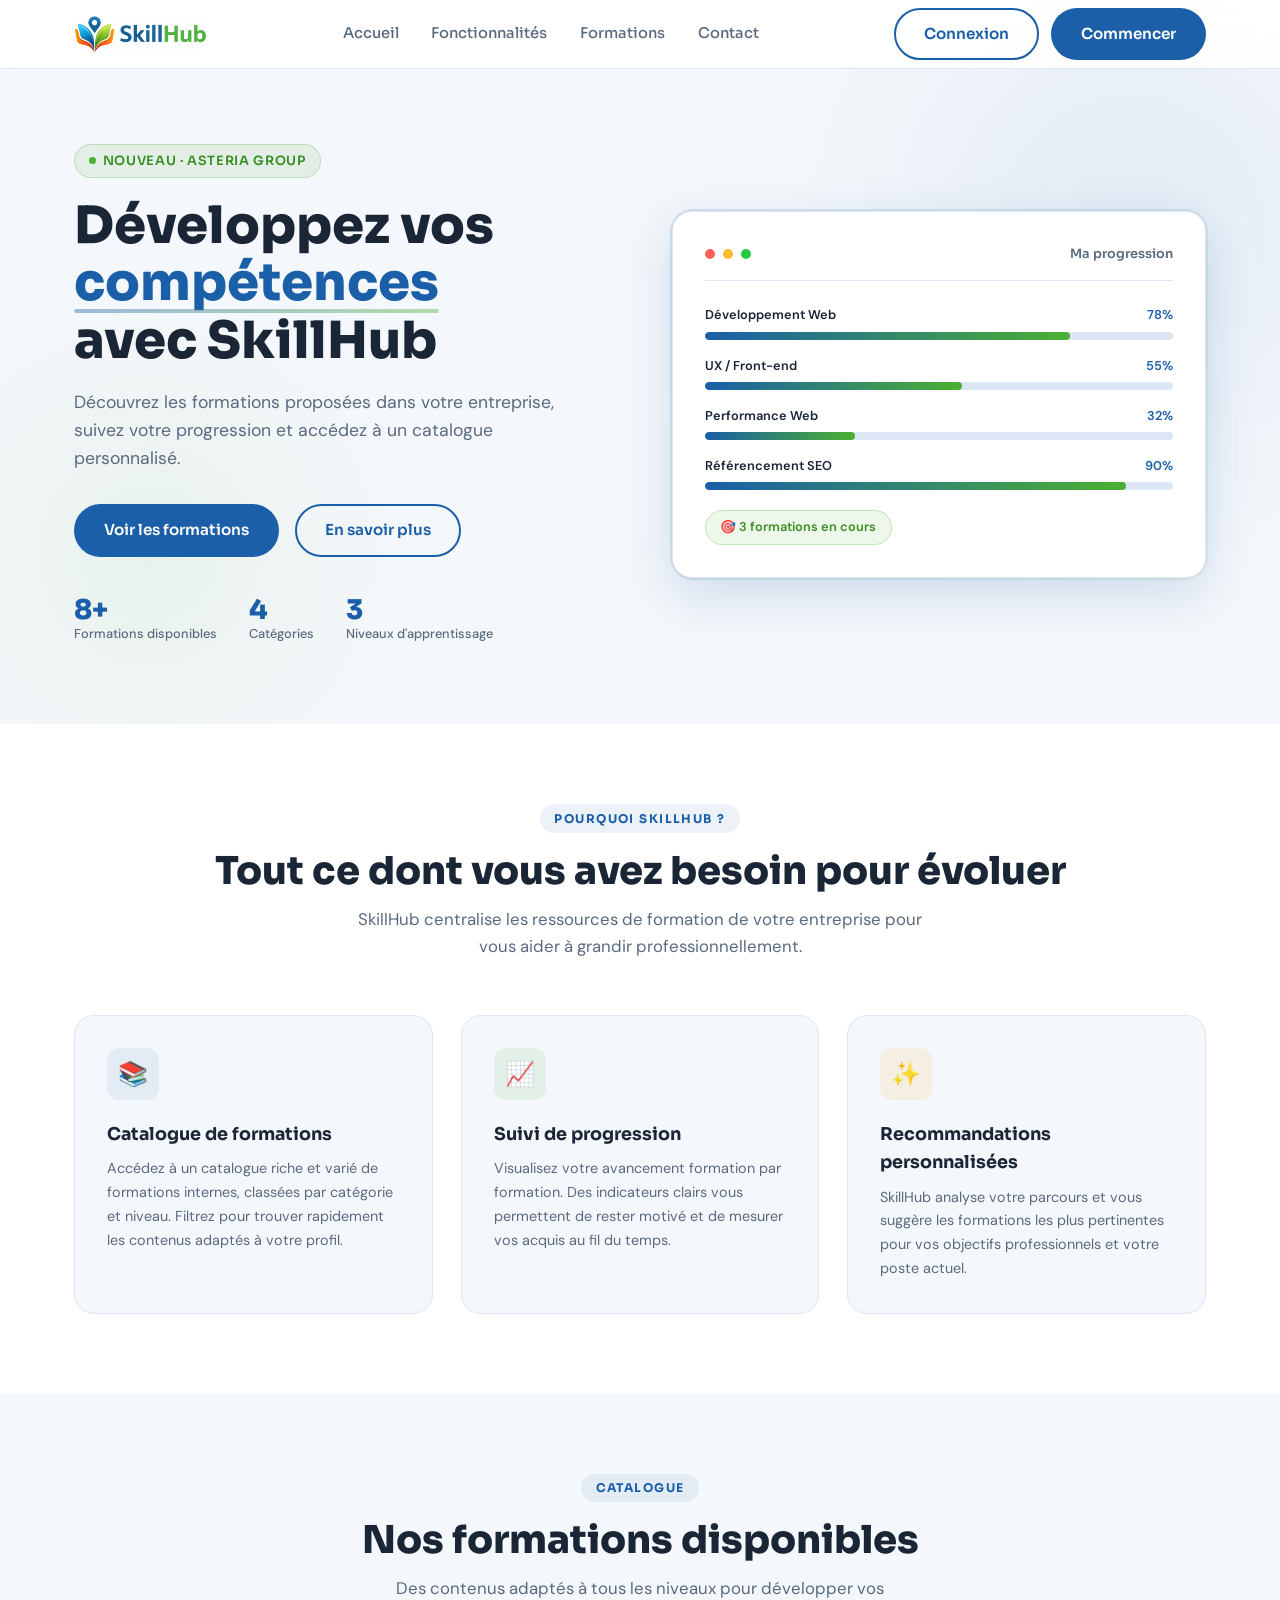
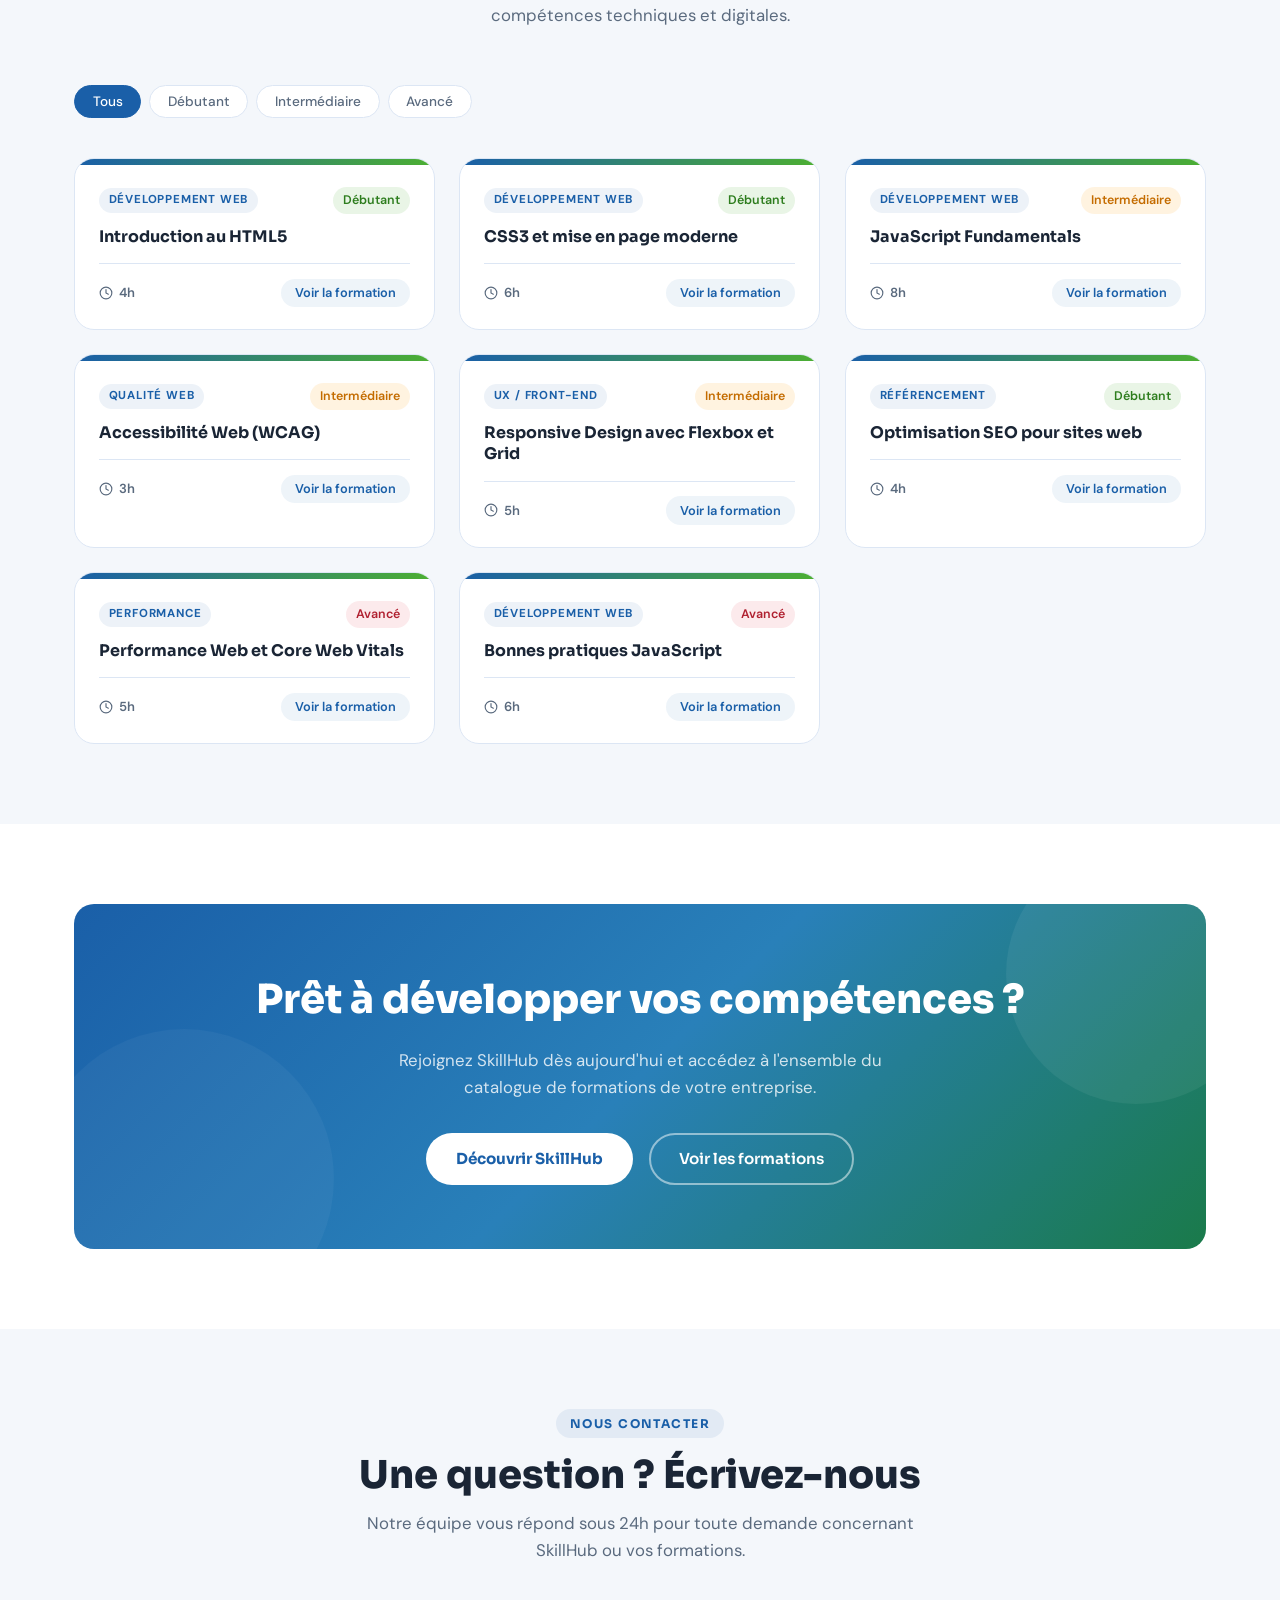
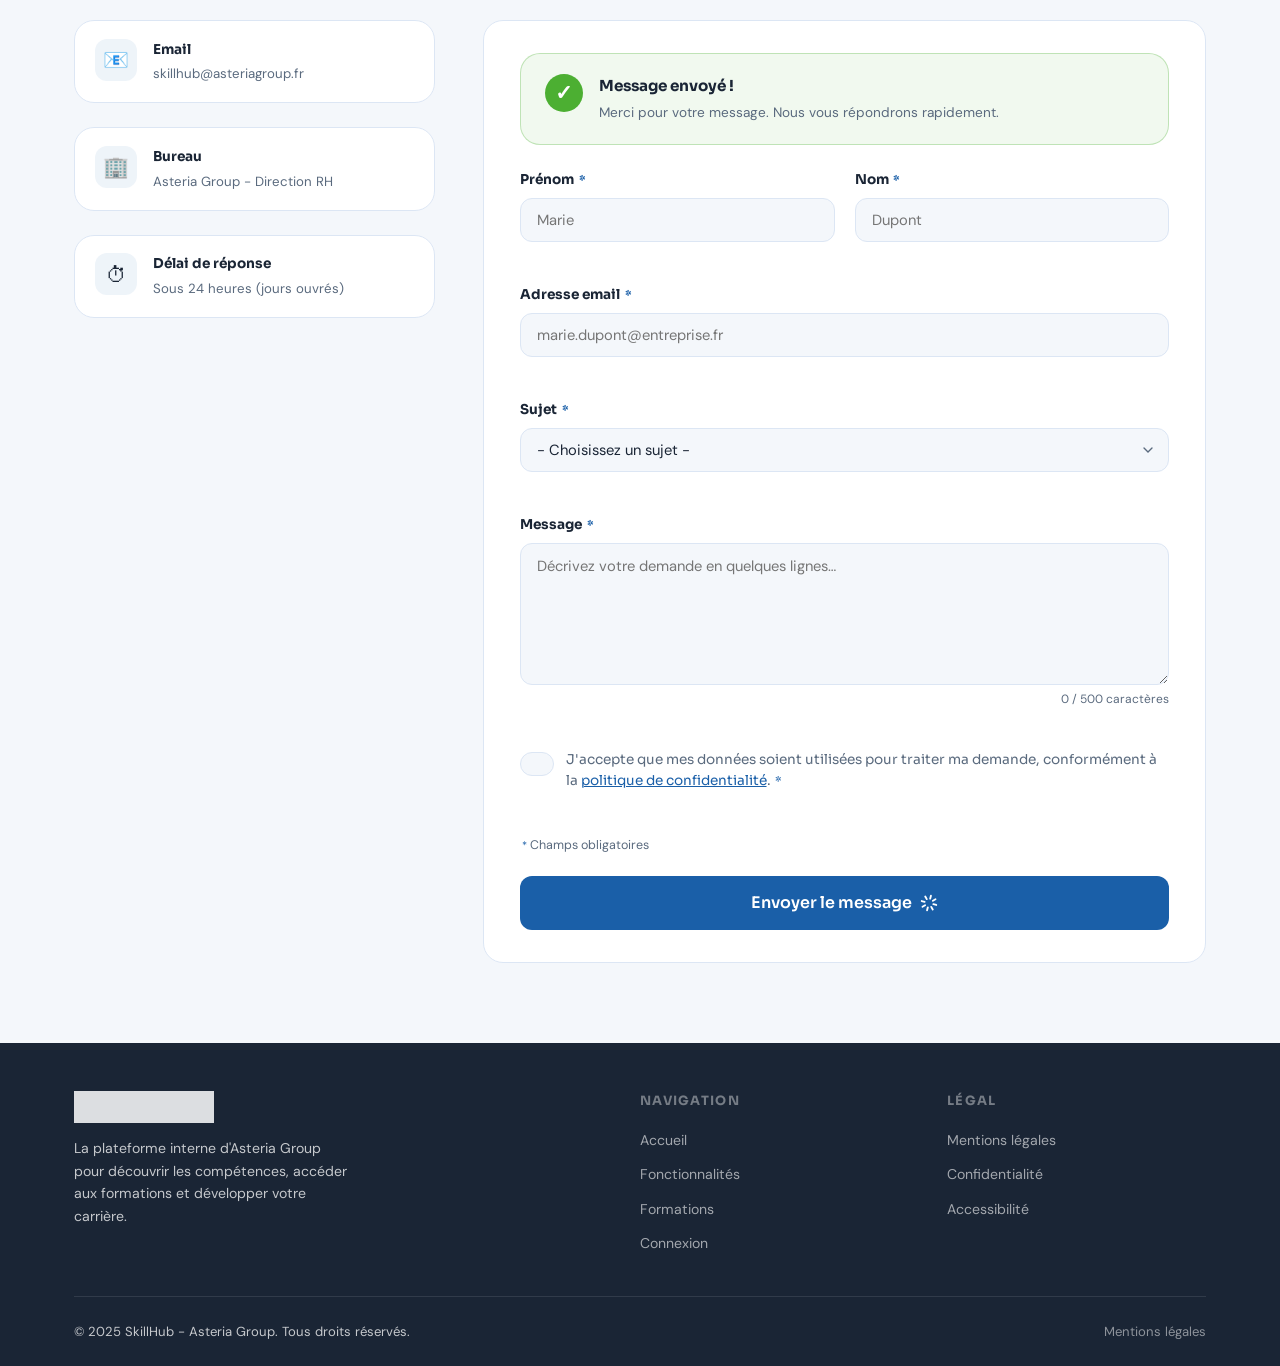
<file: index.html>
<!DOCTYPE html>
<html lang="fr">
<head>
  <meta charset="UTF-8" />
  <meta name="viewport" content="width=device-width, initial-scale=1.0" />
  <meta name="description"
        content="SkillHub - La plateforme interne d'Asteria Group pour découvrir les compétences, accéder aux formations et suivre votre progression professionnelle." />
  <meta name="theme-color" content="#1a5fa8" />
  <title>SkillHub - Développez vos compétences</title>

  <!-- Polices Google Fonts : Sora (display) + DM Sans (corps) -->
  <link rel="preconnect" href="https://fonts.googleapis.com" />
  <link rel="preconnect" href="https://fonts.gstatic.com" crossorigin />
  <link href="https://fonts.googleapis.com/css2?family=Sora:wght@400;500;600;700;800;900&family=DM+Sans:wght@400;500;600&display=swap"
        rel="stylesheet" />

  <!-- Feuille de style principale -->
  <link rel="stylesheet" href="css/style.css" />
</head>

<body>

  <!-- ════════════════════════════════════════════════════════
       HEADER
  ════════════════════════════════════════════════════════ -->
  <header id="header" role="banner">
    <div class="container">
      <div class="header-inner">

        <!-- Logo -->
        <a href="#hero" class="logo" aria-label="SkillHub - Retour à l'accueil">
          <img src="assets/logo.webp"
               alt="Logo SkillHub"
               width="160" height="38" />
        </a>

        <!-- Navigation principale (desktop) -->
        <nav class="nav-primary" aria-label="Navigation principale">
          <a href="#hero">Accueil</a>
          <a href="#fonctionnalites">Fonctionnalités</a>
          <a href="#formations">Formations</a>
          <a href="#contact">Contact</a>
        </nav>

        <!-- Actions (desktop) -->
        <div class="nav-actions">
          <a href="#cta" class="btn btn-secondary btn-sm">Connexion</a>
          <a href="#cta" class="btn btn-primary btn-sm">Commencer</a>
        </div>

        <!-- Burger (mobile) -->
        <button class="burger-btn"
                id="burger-btn"
                aria-expanded="false"
                aria-controls="mobile-menu"
                aria-label="Ouvrir le menu de navigation">
          <span aria-hidden="true"></span>
          <span aria-hidden="true"></span>
          <span aria-hidden="true"></span>
        </button>

      </div><!-- /.header-inner -->
    </div><!-- /.container -->

    <!-- Menu mobile -->
    <nav id="mobile-menu"
         class="mobile-menu"
         aria-label="Navigation mobile"
         role="navigation">
      <a href="#hero">Accueil</a>
      <a href="#fonctionnalites">Fonctionnalités</a>
      <a href="#formations">Formations</a>
      <a href="#contact">Contact</a>
      <div class="mobile-cta">
        <a href="#cta" class="btn btn-secondary">Connexion</a>
        <a href="#cta" class="btn btn-primary">Commencer</a>
      </div>
    </nav>

  </header>
  <!-- /HEADER -->

  <main id="main-content">

    <!-- ════════════════════════════════════════════════════
         SECTION HERO
    ════════════════════════════════════════════════════ -->
    <section id="hero" aria-labelledby="hero-title">
      <div class="container">
        <div class="hero-inner">

          <!-- Contenu textuel -->
          <div class="hero-content">
            <p class="hero-tag" aria-hidden="true">Nouveau · Asteria Group</p>

            <h1 id="hero-title" class="hero-title">
              Développez vos<br />
              <span class="highlight">compétences</span><br />
              avec SkillHub
            </h1>

            <p class="hero-desc">
              Découvrez les formations proposées dans votre entreprise,
              suivez votre progression et accédez à un catalogue personnalisé.
            </p>

            <div class="hero-actions">
              <a href="#formations" class="btn btn-primary">
                Voir les formations
              </a>
              <a href="#fonctionnalites" class="btn btn-secondary">
                En savoir plus
              </a>
            </div>

            <div class="hero-stats" role="list" aria-label="Chiffres clés">
              <div class="stat" role="listitem">
                <span class="stat-number">8+</span>
                <span class="stat-label">Formations disponibles</span>
              </div>
              <div class="stat" role="listitem">
                <span class="stat-number">4</span>
                <span class="stat-label">Catégories</span>
              </div>
              <div class="stat" role="listitem">
                <span class="stat-number">3</span>
                <span class="stat-label">Niveaux d'apprentissage</span>
              </div>
            </div>
          </div><!-- /.hero-content -->

          <!-- Visuel / Mockup -->
          <div class="hero-visual" aria-hidden="true">
            <div class="hero-card-mockup">
              <div class="mockup-header">
                <span class="mockup-dot"></span>
                <span class="mockup-dot"></span>
                <span class="mockup-dot"></span>
                <span class="mockup-title">Ma progression</span>
              </div>

              <div class="mockup-progress">

                <div class="progress-item">
                  <div class="progress-label">
                    <span>Développement Web</span>
                    <span>78%</span>
                  </div>
                  <div class="progress-bar">
                    <div class="progress-fill" data-width="78%" style="width: 0%"></div>
                  </div>
                </div>

                <div class="progress-item">
                  <div class="progress-label">
                    <span>UX / Front-end</span>
                    <span>55%</span>
                  </div>
                  <div class="progress-bar">
                    <div class="progress-fill" data-width="55%" style="width: 0%"></div>
                  </div>
                </div>

                <div class="progress-item">
                  <div class="progress-label">
                    <span>Performance Web</span>
                    <span>32%</span>
                  </div>
                  <div class="progress-bar">
                    <div class="progress-fill" data-width="32%" style="width: 0%"></div>
                  </div>
                </div>

                <div class="progress-item">
                  <div class="progress-label">
                    <span>Référencement SEO</span>
                    <span>90%</span>
                  </div>
                  <div class="progress-bar">
                    <div class="progress-fill" data-width="90%" style="width: 0%"></div>
                  </div>
                </div>

              </div><!-- /.mockup-progress -->

              <p class="mockup-badge">
                🎯 3 formations en cours
              </p>

            </div><!-- /.hero-card-mockup -->
          </div><!-- /.hero-visual -->

        </div><!-- /.hero-inner -->
      </div><!-- /.container -->
    </section>
    <!-- /HERO -->

    <!-- ════════════════════════════════════════════════════
         SECTION FONCTIONNALITÉS
    ════════════════════════════════════════════════════ -->
    <section id="fonctionnalites" aria-labelledby="features-title">
      <div class="container">

        <header class="section-header fade-in">
          <p class="section-label">Pourquoi SkillHub ?</p>
          <h2 id="features-title" class="section-title">
            Tout ce dont vous avez besoin pour évoluer
          </h2>
          <p class="section-subtitle">
            SkillHub centralise les ressources de formation de votre entreprise
            pour vous aider à grandir professionnellement.
          </p>
        </header>

        <div class="features-grid" role="list">

          <!-- Fonctionnalité 1 -->
          <article class="feature-card fade-in" role="listitem">
            <div class="feature-icon" aria-hidden="true">📚</div>
            <h3 class="feature-title">Catalogue de formations</h3>
            <p class="feature-desc">
              Accédez à un catalogue riche et varié de formations
              internes, classées par catégorie et niveau.
              Filtrez pour trouver rapidement les contenus adaptés
              à votre profil.
            </p>
          </article>

          <!-- Fonctionnalité 2 -->
          <article class="feature-card fade-in" role="listitem">
            <div class="feature-icon" aria-hidden="true">📈</div>
            <h3 class="feature-title">Suivi de progression</h3>
            <p class="feature-desc">
              Visualisez votre avancement formation par formation.
              Des indicateurs clairs vous permettent de rester
              motivé et de mesurer vos acquis au fil du temps.
            </p>
          </article>

          <!-- Fonctionnalité 3 -->
          <article class="feature-card fade-in" role="listitem">
            <div class="feature-icon" aria-hidden="true">✨</div>
            <h3 class="feature-title">Recommandations personnalisées</h3>
            <p class="feature-desc">
              SkillHub analyse votre parcours et vous suggère
              les formations les plus pertinentes pour vos objectifs
              professionnels et votre poste actuel.
            </p>
          </article>

        </div><!-- /.features-grid -->

      </div><!-- /.container -->
    </section>
    <!-- /FONCTIONNALITÉS -->

    <!-- ════════════════════════════════════════════════════
         SECTION FORMATIONS
    ════════════════════════════════════════════════════ -->
    <section id="formations" aria-labelledby="formations-title">
      <div class="container">

        <header class="section-header fade-in">
          <p class="section-label">Catalogue</p>
          <h2 id="formations-title" class="section-title">
            Nos formations disponibles
          </h2>
          <p class="section-subtitle">
            Des contenus adaptés à tous les niveaux pour développer
            vos compétences techniques et digitales.
          </p>
        </header>

        <!-- Boutons de filtre (remplis dynamiquement via JS) -->
        <div class="formations-controls"
             role="group"
             aria-label="Filtrer les formations par niveau">
          <!-- Générés dynamiquement par app.js -->
        </div>

        <!-- Grille des formations (chargée via fetch AJAX) -->
        <div id="formations-grid"
             class="formations-grid"
             role="list"
             aria-live="polite"
             aria-label="Liste des formations">
          <!-- Contenu chargé dynamiquement par app.js -->
        </div>

      </div><!-- /.container -->
    </section>
    <!-- /FORMATIONS -->

    <!-- ════════════════════════════════════════════════════
         SECTION CALL TO ACTION
    ════════════════════════════════════════════════════ -->
    <section id="cta" aria-labelledby="cta-title">
      <div class="container">
        <div class="cta-inner fade-in">

          <h2 id="cta-title" class="cta-title">
            Prêt à développer vos compétences ?
          </h2>
          <p class="cta-desc">
            Rejoignez SkillHub dès aujourd'hui et accédez à l'ensemble
            du catalogue de formations de votre entreprise.
          </p>

          <div class="cta-actions">
            <a href="#formations" class="btn btn-white">
              Découvrir SkillHub
            </a>
            <a href="#formations" class="btn btn-outline-white">
              Voir les formations
            </a>
          </div>

        </div>
      </div><!-- /.container -->
    </section>
    <!-- /CTA -->

    <!-- ════════════════════════════════════════════════════
         SECTION CONTACT - Formulaire géré par JavaScript
    ════════════════════════════════════════════════════ -->
    <section id="contact" aria-labelledby="contact-title">
      <div class="container">

        <header class="section-header fade-in">
          <p class="section-label">Nous contacter</p>
          <h2 id="contact-title" class="section-title">
            Une question ? Écrivez-nous
          </h2>
          <p class="section-subtitle">
            Notre équipe vous répond sous 24h pour toute demande
            concernant SkillHub ou vos formations.
          </p>
        </header>

        <div class="contact-layout fade-in">

          <!-- Infos de contact -->
          <div class="contact-infos" aria-label="Informations de contact">
            <div class="contact-info-item">
              <div class="contact-info-icon" aria-hidden="true">📧</div>
              <div>
                <h3 class="contact-info-title">Email</h3>
                <p class="contact-info-value">skillhub@asteriagroup.fr</p>
              </div>
            </div>
            <div class="contact-info-item">
              <div class="contact-info-icon" aria-hidden="true">🏢</div>
              <div>
                <h3 class="contact-info-title">Bureau</h3>
                <p class="contact-info-value">Asteria Group - Direction RH</p>
              </div>
            </div>
            <div class="contact-info-item">
              <div class="contact-info-icon" aria-hidden="true">⏱</div>
              <div>
                <h3 class="contact-info-title">Délai de réponse</h3>
                <p class="contact-info-value">Sous 24 heures (jours ouvrés)</p>
              </div>
            </div>
          </div>

          <!-- Formulaire de contact -->
          <div class="contact-form-wrap">

            <!-- Message de succès (masqué par défaut, affiché par JS) -->
            <div id="form-success"
                 class="form-success"
                 role="alert"
                 aria-live="assertive"
                 hidden>
              <span class="form-success-icon" aria-hidden="true">✓</span>
              <div>
                <strong>Message envoyé !</strong>
                <p>Merci pour votre message. Nous vous répondrons rapidement.</p>
              </div>
            </div>

            <!-- Formulaire principal -->
            <!-- novalidate : on gère la validation nous-mêmes en JS -->
            <form id="contact-form"
                  novalidate
                  aria-label="Formulaire de contact SkillHub">

              <!-- Ligne prénom + nom -->
              <div class="form-row">

                <div class="field-group">
                  <label for="contact-prenom">
                    Prénom <span class="required-mark" aria-hidden="true">*</span>
                  </label>
                  <input
                    type="text"
                    id="contact-prenom"
                    name="prenom"
                    required
                    autocomplete="given-name"
                    aria-required="true"
                    aria-describedby="prenom-error"
                    placeholder="Marie"
                  />
                  <!-- span d'erreur : injecté/vidé par JS, annoncé par aria-live -->
                  <span id="prenom-error"
                        class="field-error"
                        role="alert"
                        aria-live="polite"></span>
                </div>

                <div class="field-group">
                  <label for="contact-nom">
                    Nom <span class="required-mark" aria-hidden="true">*</span>
                  </label>
                  <input
                    type="text"
                    id="contact-nom"
                    name="nom"
                    required
                    autocomplete="family-name"
                    aria-required="true"
                    aria-describedby="nom-error"
                    placeholder="Dupont"
                  />
                  <span id="nom-error"
                        class="field-error"
                        role="alert"
                        aria-live="polite"></span>
                </div>

              </div><!-- /.form-row -->

              <!-- Email -->
              <div class="field-group">
                <label for="contact-email">
                  Adresse email <span class="required-mark" aria-hidden="true">*</span>
                </label>
                <input
                  type="email"
                  id="contact-email"
                  name="email"
                  required
                  autocomplete="email"
                  aria-required="true"
                  aria-describedby="email-error"
                  placeholder="marie.dupont@entreprise.fr"
                />
                <span id="email-error"
                      class="field-error"
                      role="alert"
                      aria-live="polite"></span>
              </div>

              <!-- Sujet (select) -->
              <div class="field-group">
                <label for="contact-sujet">
                  Sujet <span class="required-mark" aria-hidden="true">*</span>
                </label>
                <select
                  id="contact-sujet"
                  name="sujet"
                  required
                  aria-required="true"
                  aria-describedby="sujet-error">
                  <option value="">- Choisissez un sujet -</option>
                  <option value="formation">Question sur une formation</option>
                  <option value="acces">Problème d'accès à la plateforme</option>
                  <option value="progression">Suivi de progression</option>
                  <option value="autre">Autre demande</option>
                </select>
                <span id="sujet-error"
                      class="field-error"
                      role="alert"
                      aria-live="polite"></span>
              </div>

              <!-- Message -->
              <div class="field-group">
                <label for="contact-message">
                  Message <span class="required-mark" aria-hidden="true">*</span>
                </label>
                <textarea
                  id="contact-message"
                  name="message"
                  rows="5"
                  required
                  aria-required="true"
                  aria-describedby="message-error message-count"
                  placeholder="Décrivez votre demande en quelques lignes…"
                  maxlength="500"></textarea>
                <!-- Compteur de caractères mis à jour en JS -->
                <span id="message-count"
                      class="field-hint"
                      aria-live="polite">0 / 500 caractères</span>
                <span id="message-error"
                      class="field-error"
                      role="alert"
                      aria-live="polite"></span>
              </div>

              <!-- Consentement RGPD -->
              <div class="field-group field-checkbox">
                <label class="checkbox-label">
                  <input
                    type="checkbox"
                    id="contact-rgpd"
                    name="rgpd"
                    required
                    aria-required="true"
                    aria-describedby="rgpd-error"
                  />
                  <span>
                    J'accepte que mes données soient utilisées pour traiter
                    ma demande, conformément à la
                    <a href="#confidentialite">politique de confidentialité</a>.
                    <span class="required-mark" aria-hidden="true">*</span>
                  </span>
                </label>
                <span id="rgpd-error"
                      class="field-error"
                      role="alert"
                      aria-live="polite"></span>
              </div>

              <!-- Mention champs obligatoires -->
              <p class="required-legend">
                <span class="required-mark" aria-hidden="true">*</span>
                Champs obligatoires
              </p>

              <!-- Bouton de soumission -->
              <button type="submit" class="btn btn-primary btn-submit" id="submit-btn">
                <span class="btn-text">Envoyer le message</span>
                <span class="btn-spinner" aria-hidden="true" hidden>
                  <!-- Spinner SVG animé -->
                  <svg width="18" height="18" viewBox="0 0 24 24" fill="none"
                       stroke="currentColor" stroke-width="2.5"
                       stroke-linecap="round">
                    <path d="M12 2v4M12 18v4M4.93 4.93l2.83 2.83M16.24 16.24l2.83 2.83M2 12h4M18 12h4M4.93 19.07l2.83-2.83M16.24 7.76l2.83-2.83">
                      <animateTransform attributeName="transform" type="rotate"
                        from="0 12 12" to="360 12 12" dur=".8s" repeatCount="indefinite"/>
                    </path>
                  </svg>
                </span>
              </button>

            </form>
          </div><!-- /.contact-form-wrap -->

        </div><!-- /.contact-layout -->

      </div><!-- /.container -->
    </section>
    <!-- /CONTACT -->

  </main>
  <!-- /MAIN -->

  <!-- ════════════════════════════════════════════════════════
       FOOTER
  ════════════════════════════════════════════════════════ -->
  <footer id="footer" role="contentinfo">
    <div class="container">

      <div class="footer-inner">

        <!-- Marque -->
        <div class="footer-brand">
          <img src="assets/logo.webp"
               alt="SkillHub"
               width="140" height="32" />
          <p class="footer-desc">
            La plateforme interne d'Asteria Group pour découvrir les compétences,
            accéder aux formations et développer votre carrière.
          </p>
        </div>

        <!-- Navigation -->
        <nav class="footer-col" aria-label="Liens de navigation">
          <h3>Navigation</h3>
          <ul>
            <li><a href="#hero">Accueil</a></li>
            <li><a href="#fonctionnalites">Fonctionnalités</a></li>
            <li><a href="#formations">Formations</a></li>
            <li><a href="#cta">Connexion</a></li>
          </ul>
        </nav>

        <!-- Légal -->
        <nav class="footer-col" aria-label="Liens légaux">
          <h3>Légal</h3>
          <ul>
            <li><a href="#mentions-legales">Mentions légales</a></li>
            <li><a href="#confidentialite">Confidentialité</a></li>
            <li><a href="#accessibilite">Accessibilité</a></li>
          </ul>
        </nav>

      </div><!-- /.footer-inner -->

      <div class="footer-bottom">
        <p>
          &copy; <time datetime="2025">2025</time> SkillHub - Asteria Group.
          Tous droits réservés.
        </p>
        <a href="#mentions-legales">Mentions légales</a>
      </div>

    </div><!-- /.container -->
  </footer>
  <!-- /FOOTER -->

  <!-- Bouton retour en haut -->
  <button id="back-to-top"
          aria-label="Retourner en haut de la page"
          title="Retour en haut">
    <svg aria-hidden="true"
         xmlns="http://www.w3.org/2000/svg"
         viewBox="0 0 24 24"
         fill="none"
         stroke="currentColor"
         stroke-width="2.5"
         stroke-linecap="round"
         stroke-linejoin="round">
      <polyline points="18 15 12 9 6 15"></polyline>
    </svg>
  </button>

  <!-- Script JavaScript -->
  <script src="js/app.js"></script>

</body>
</html>
</file>
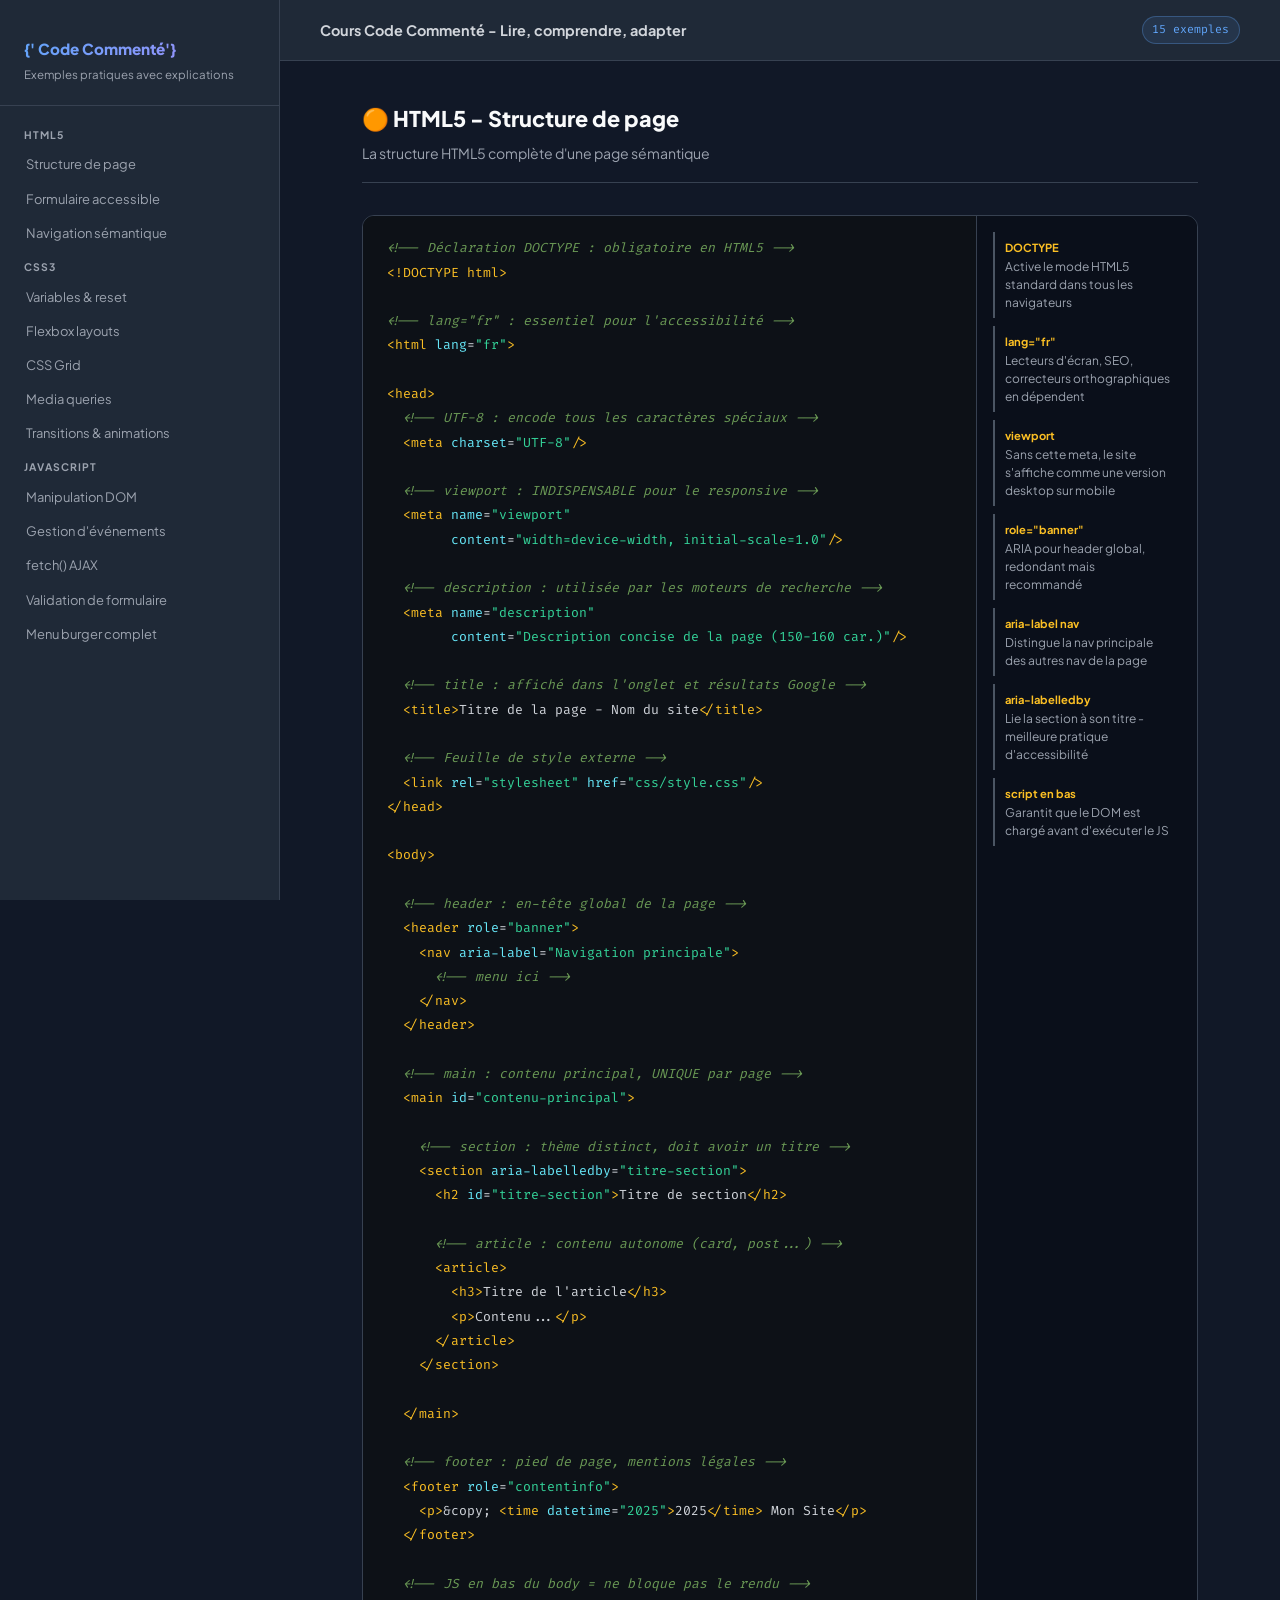
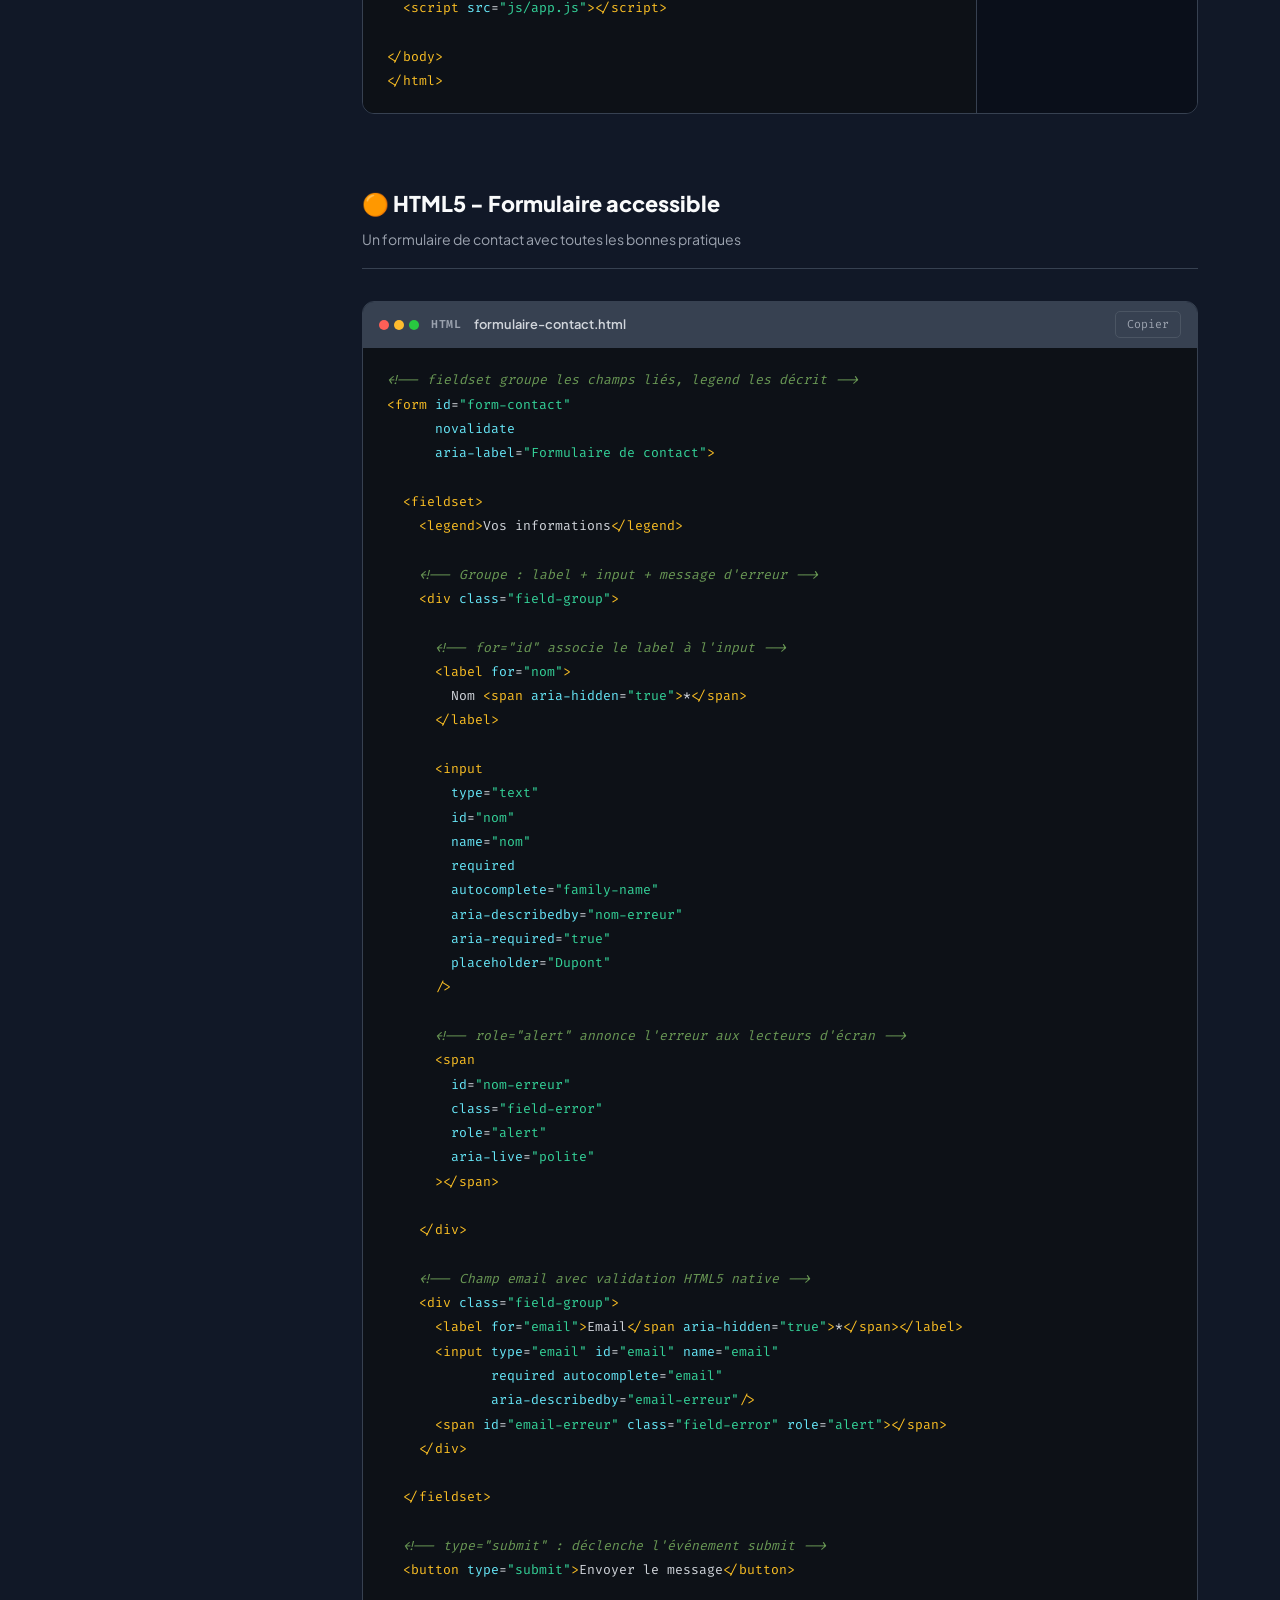
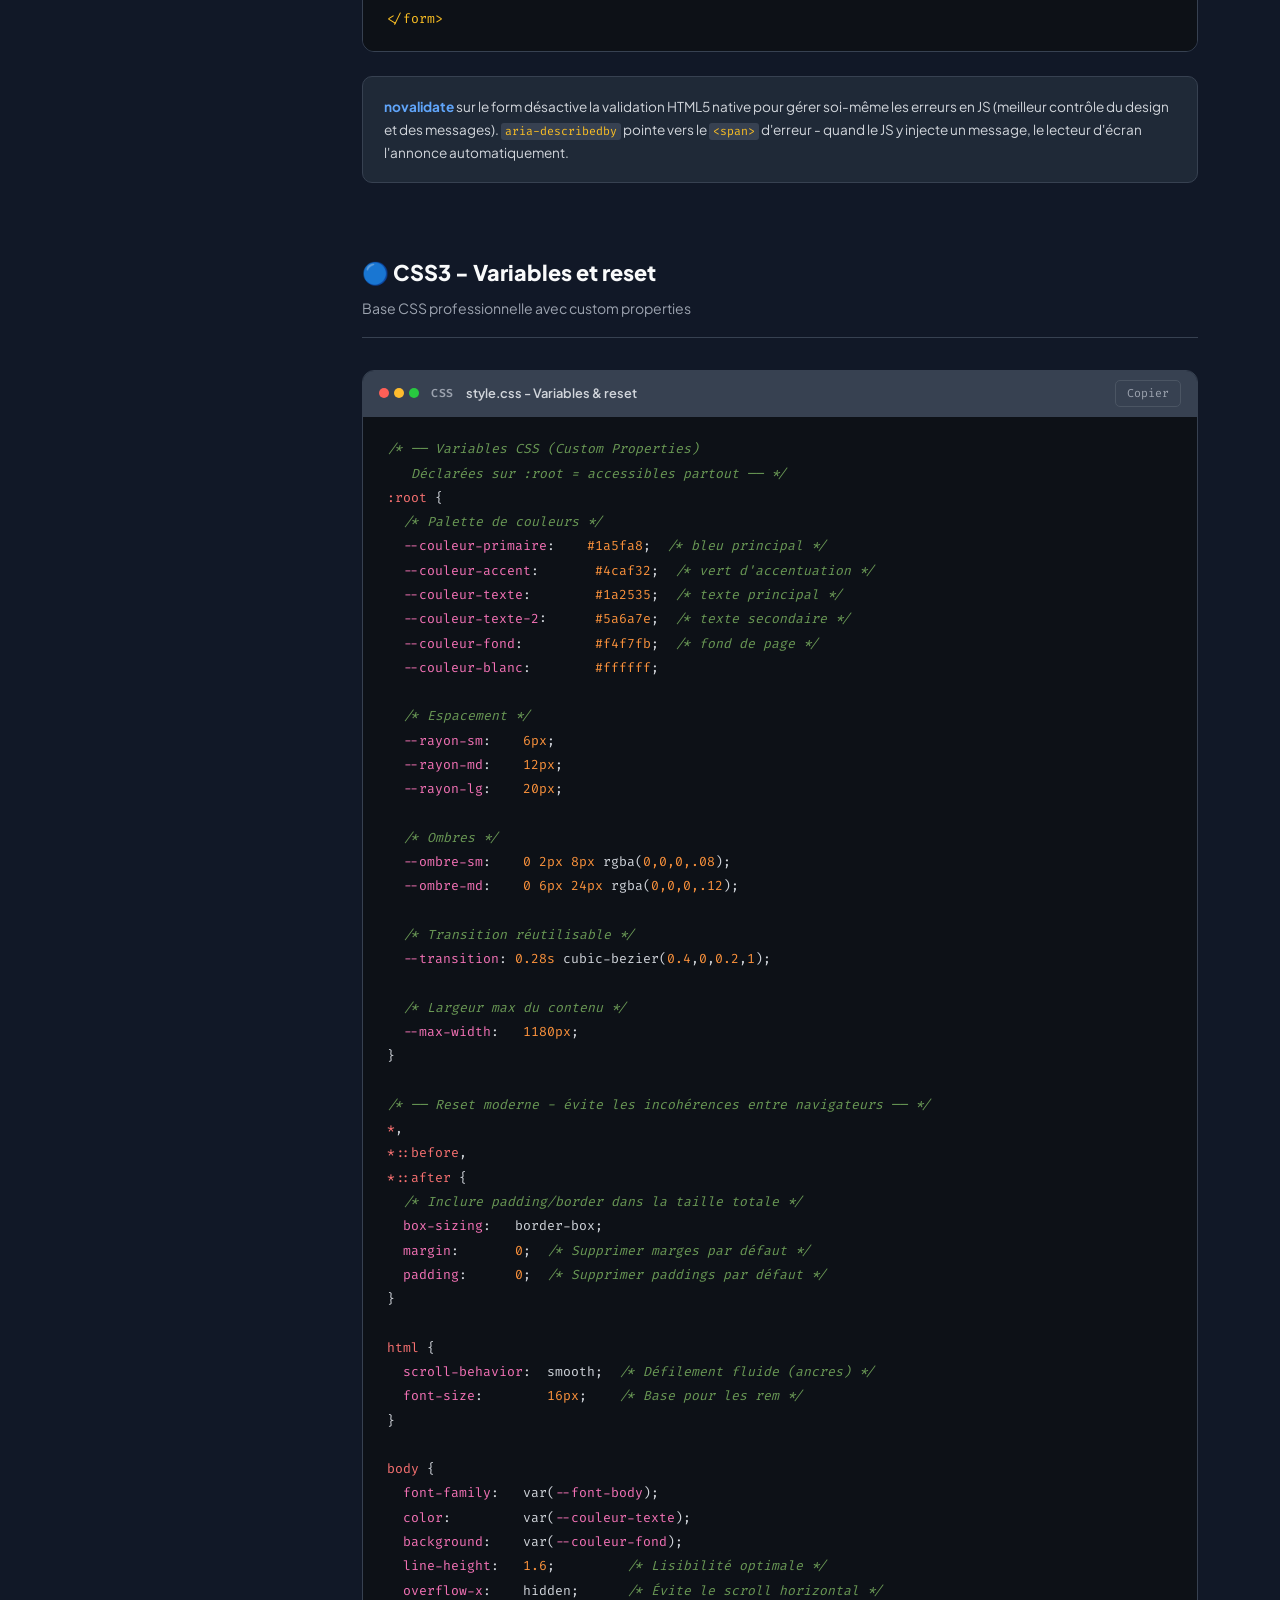
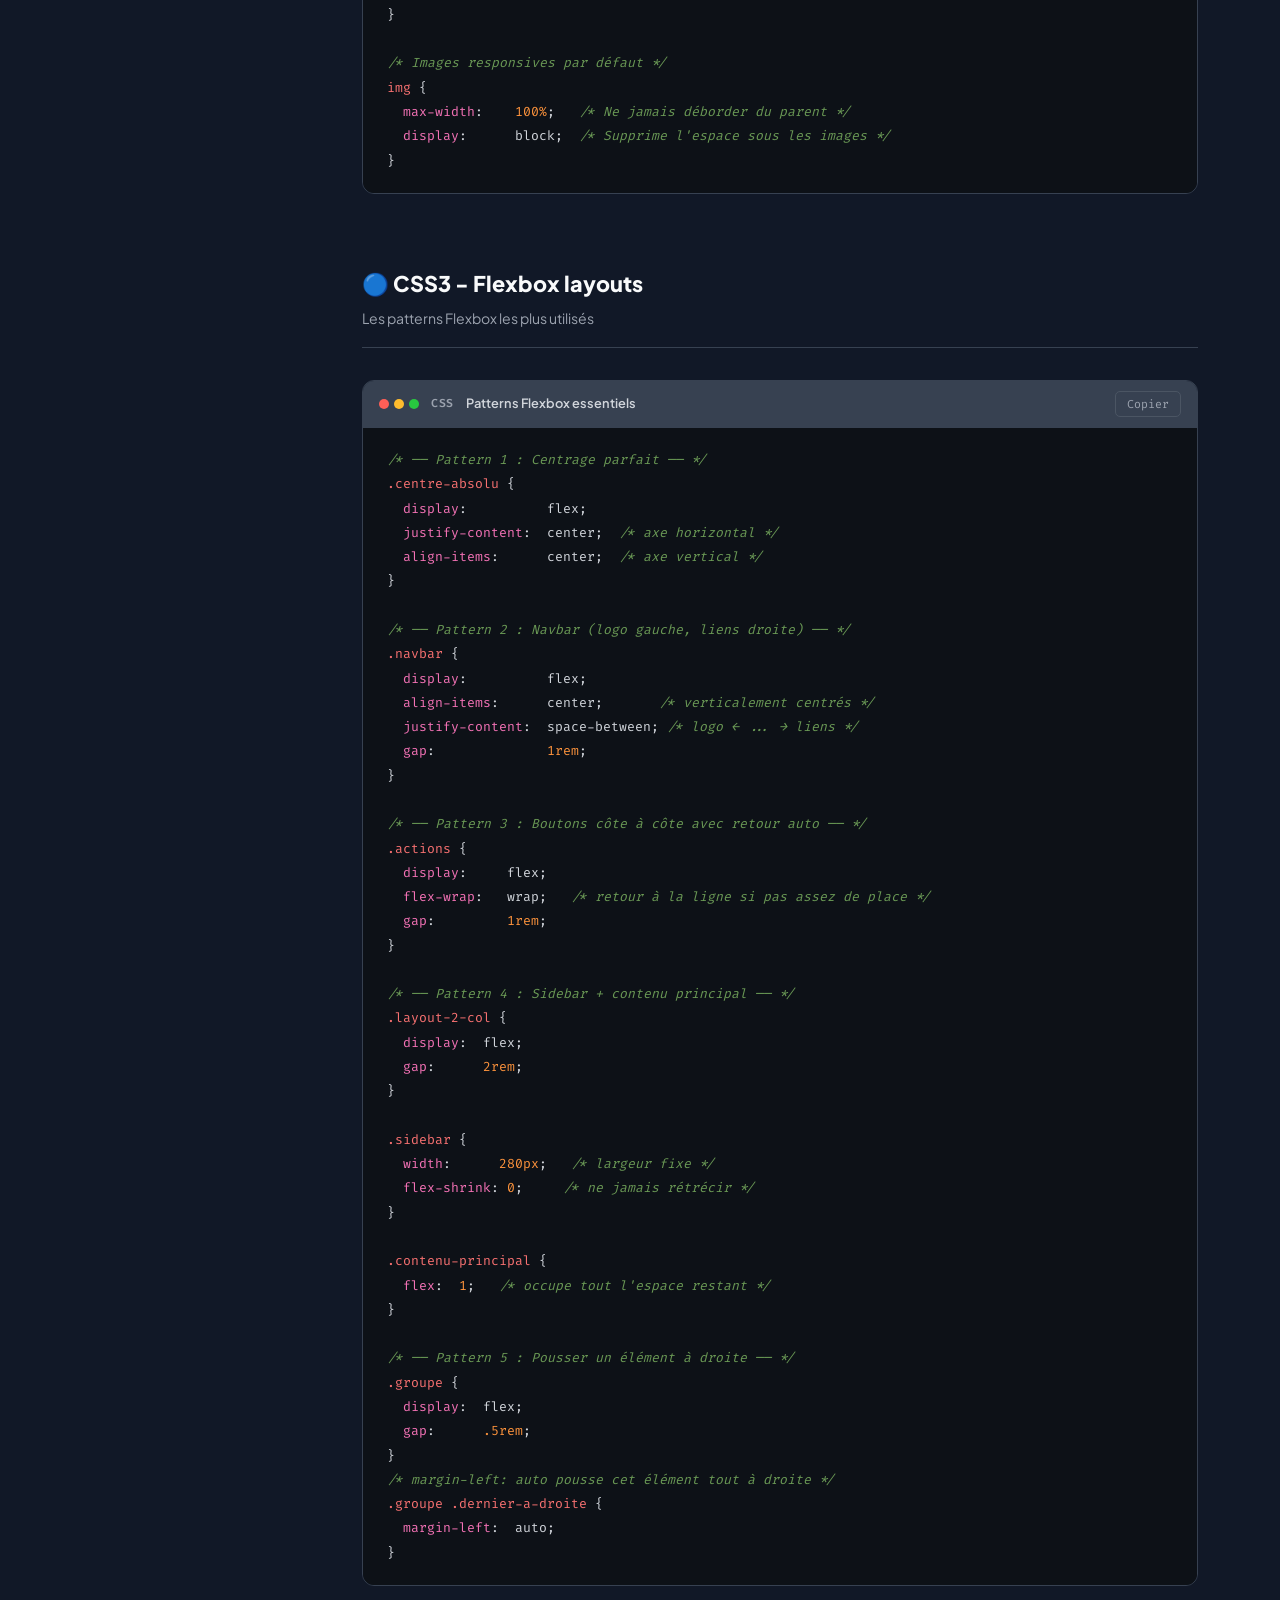
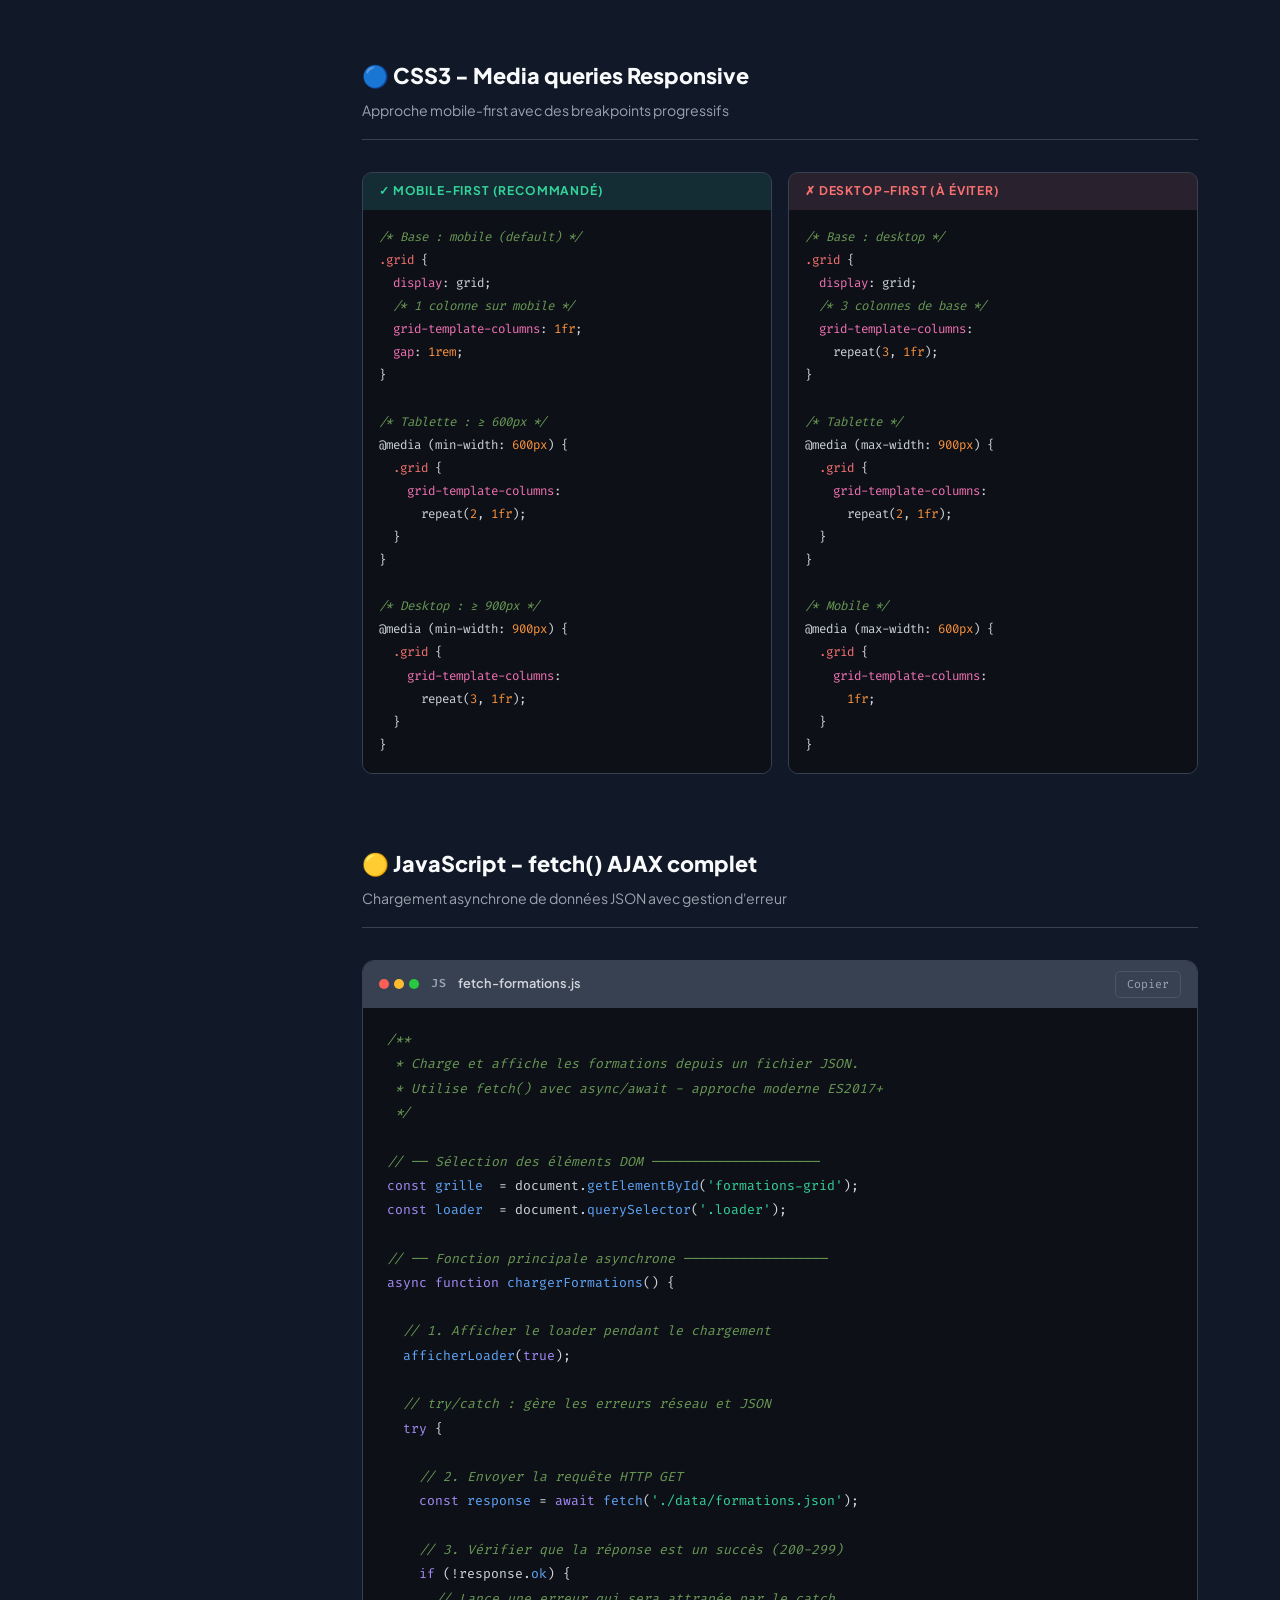
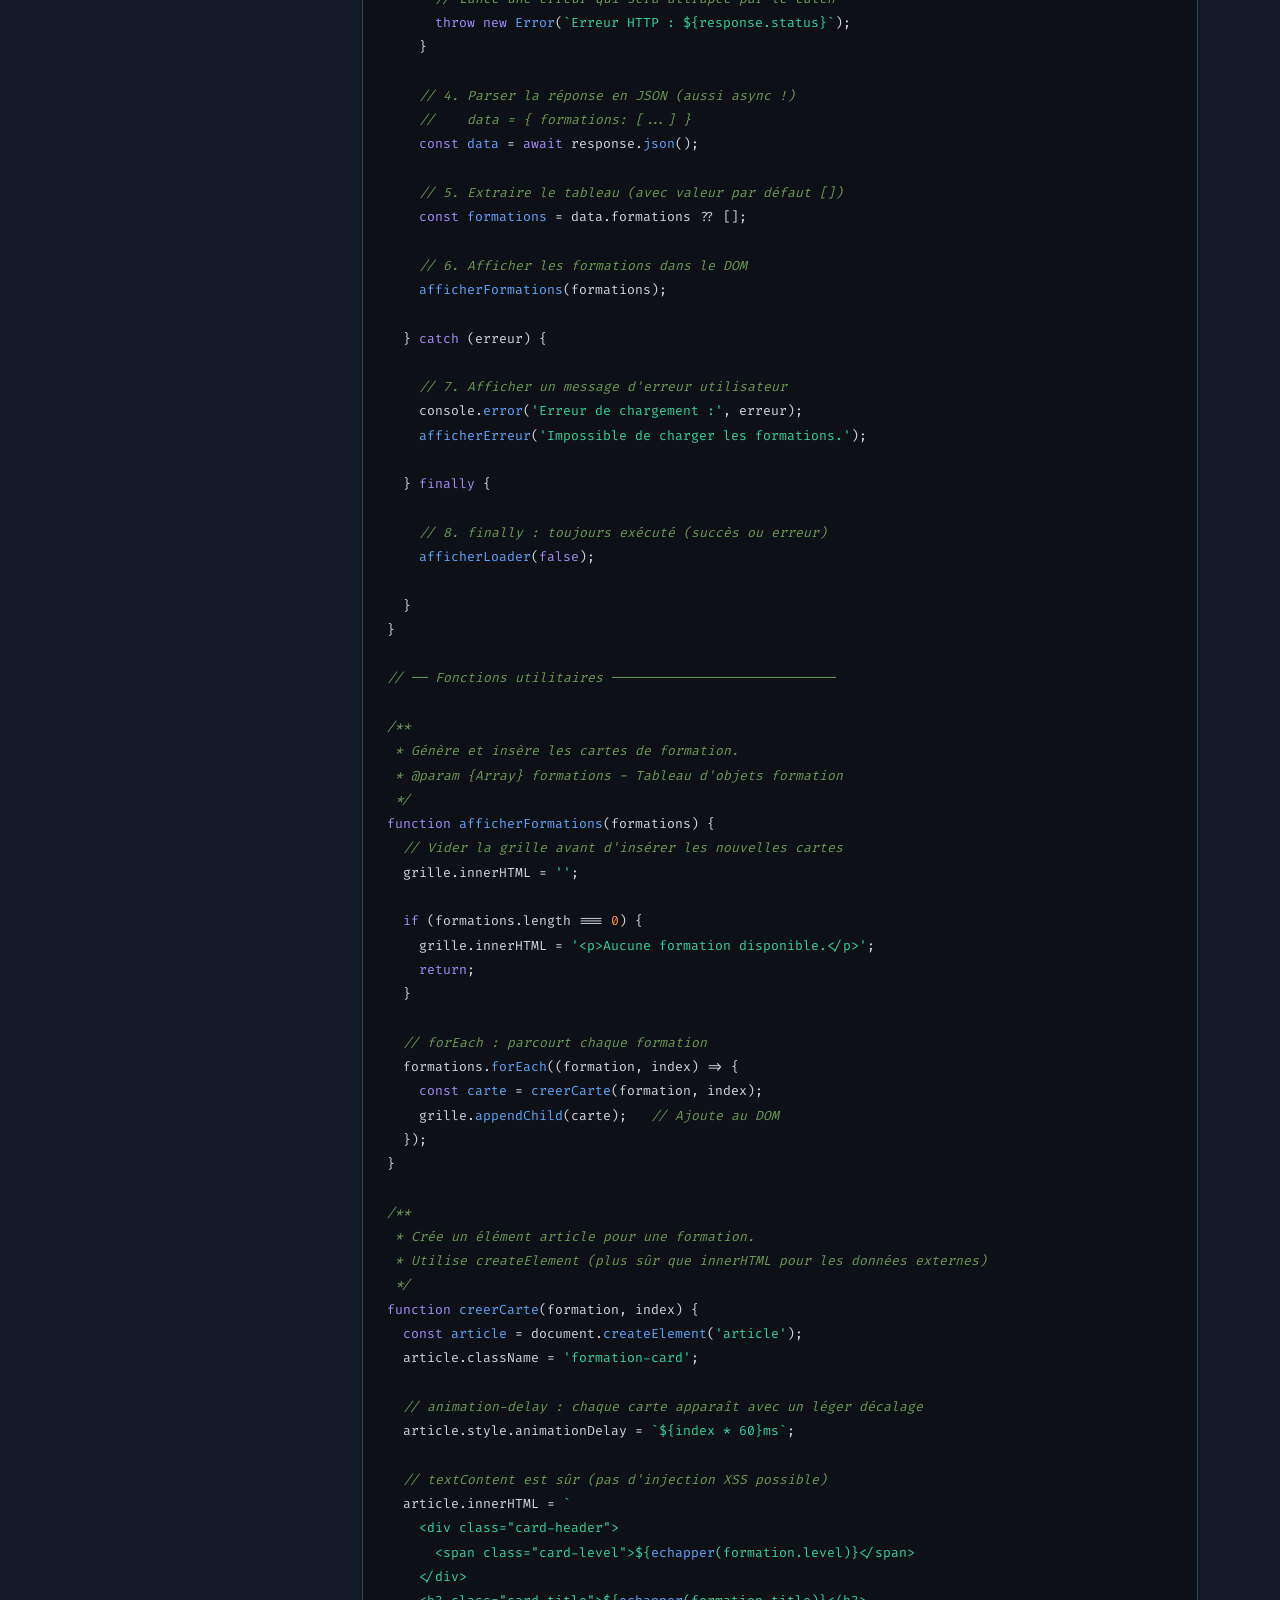
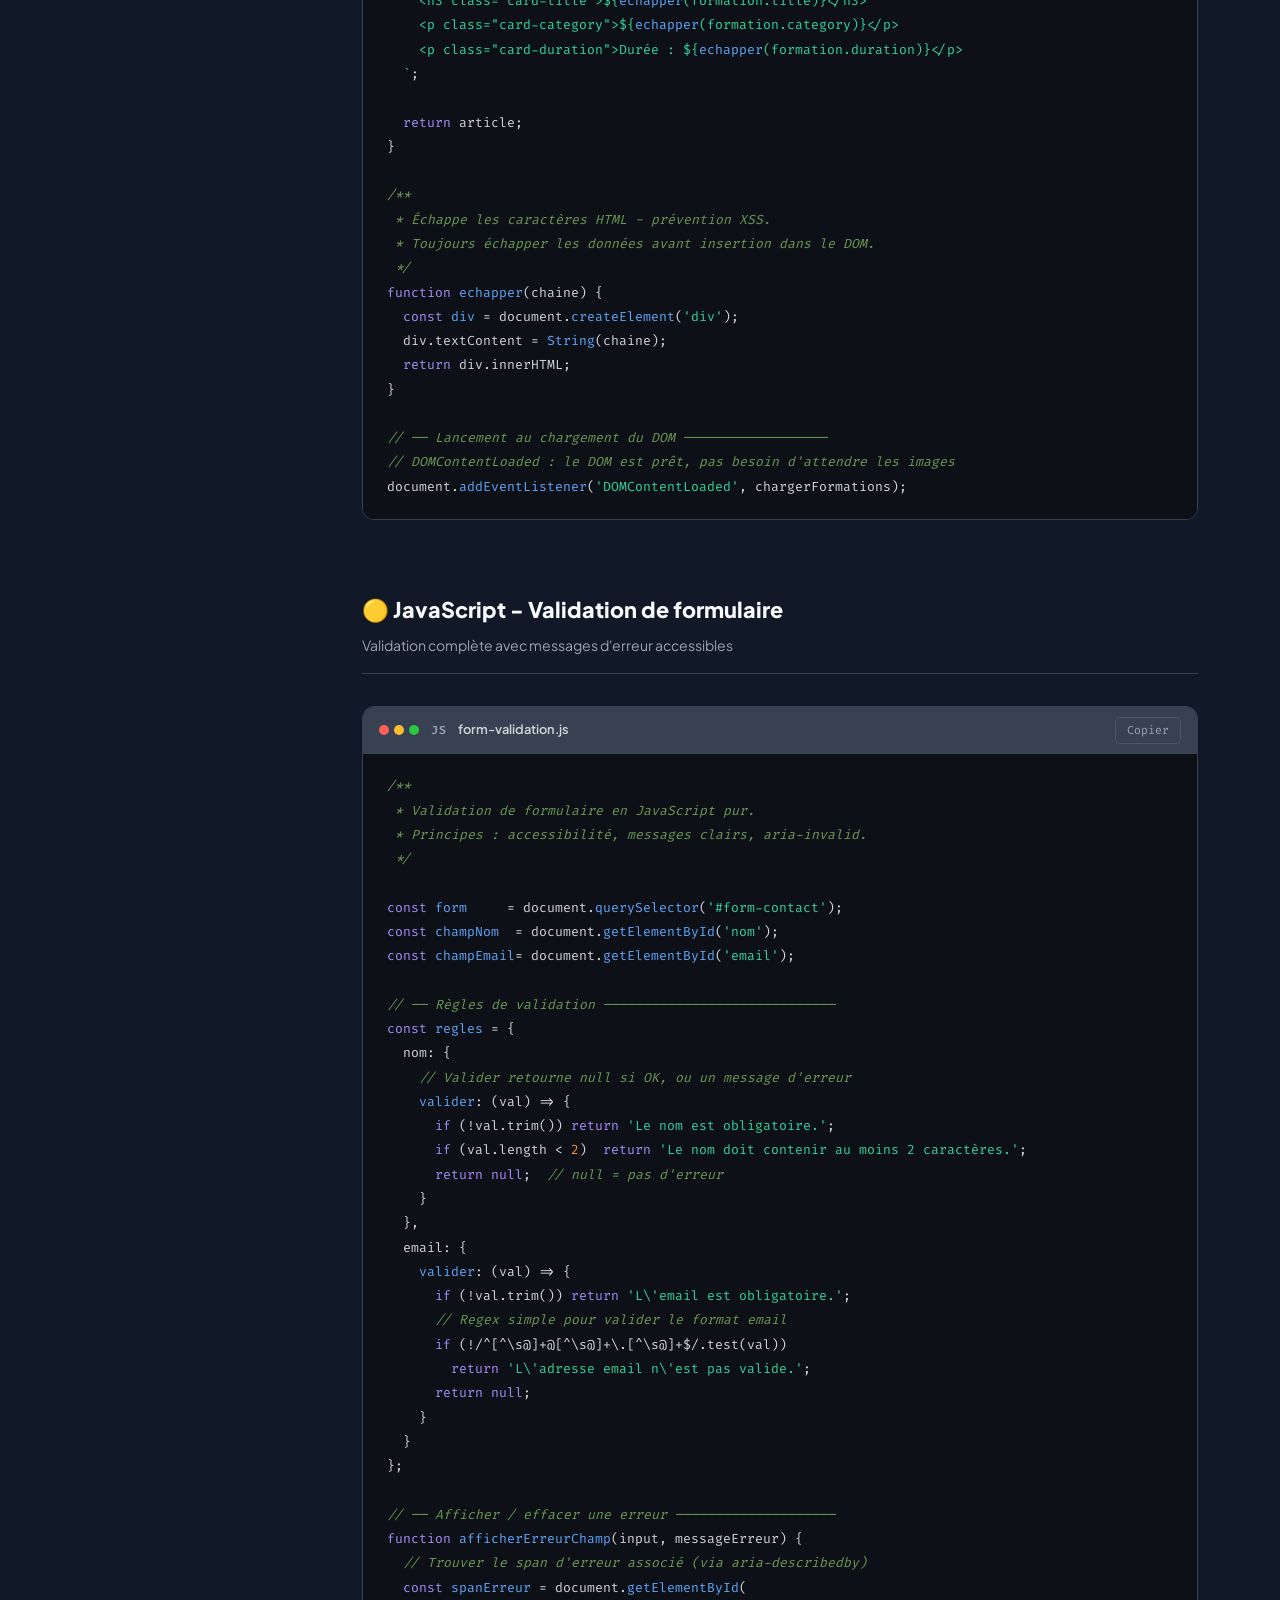
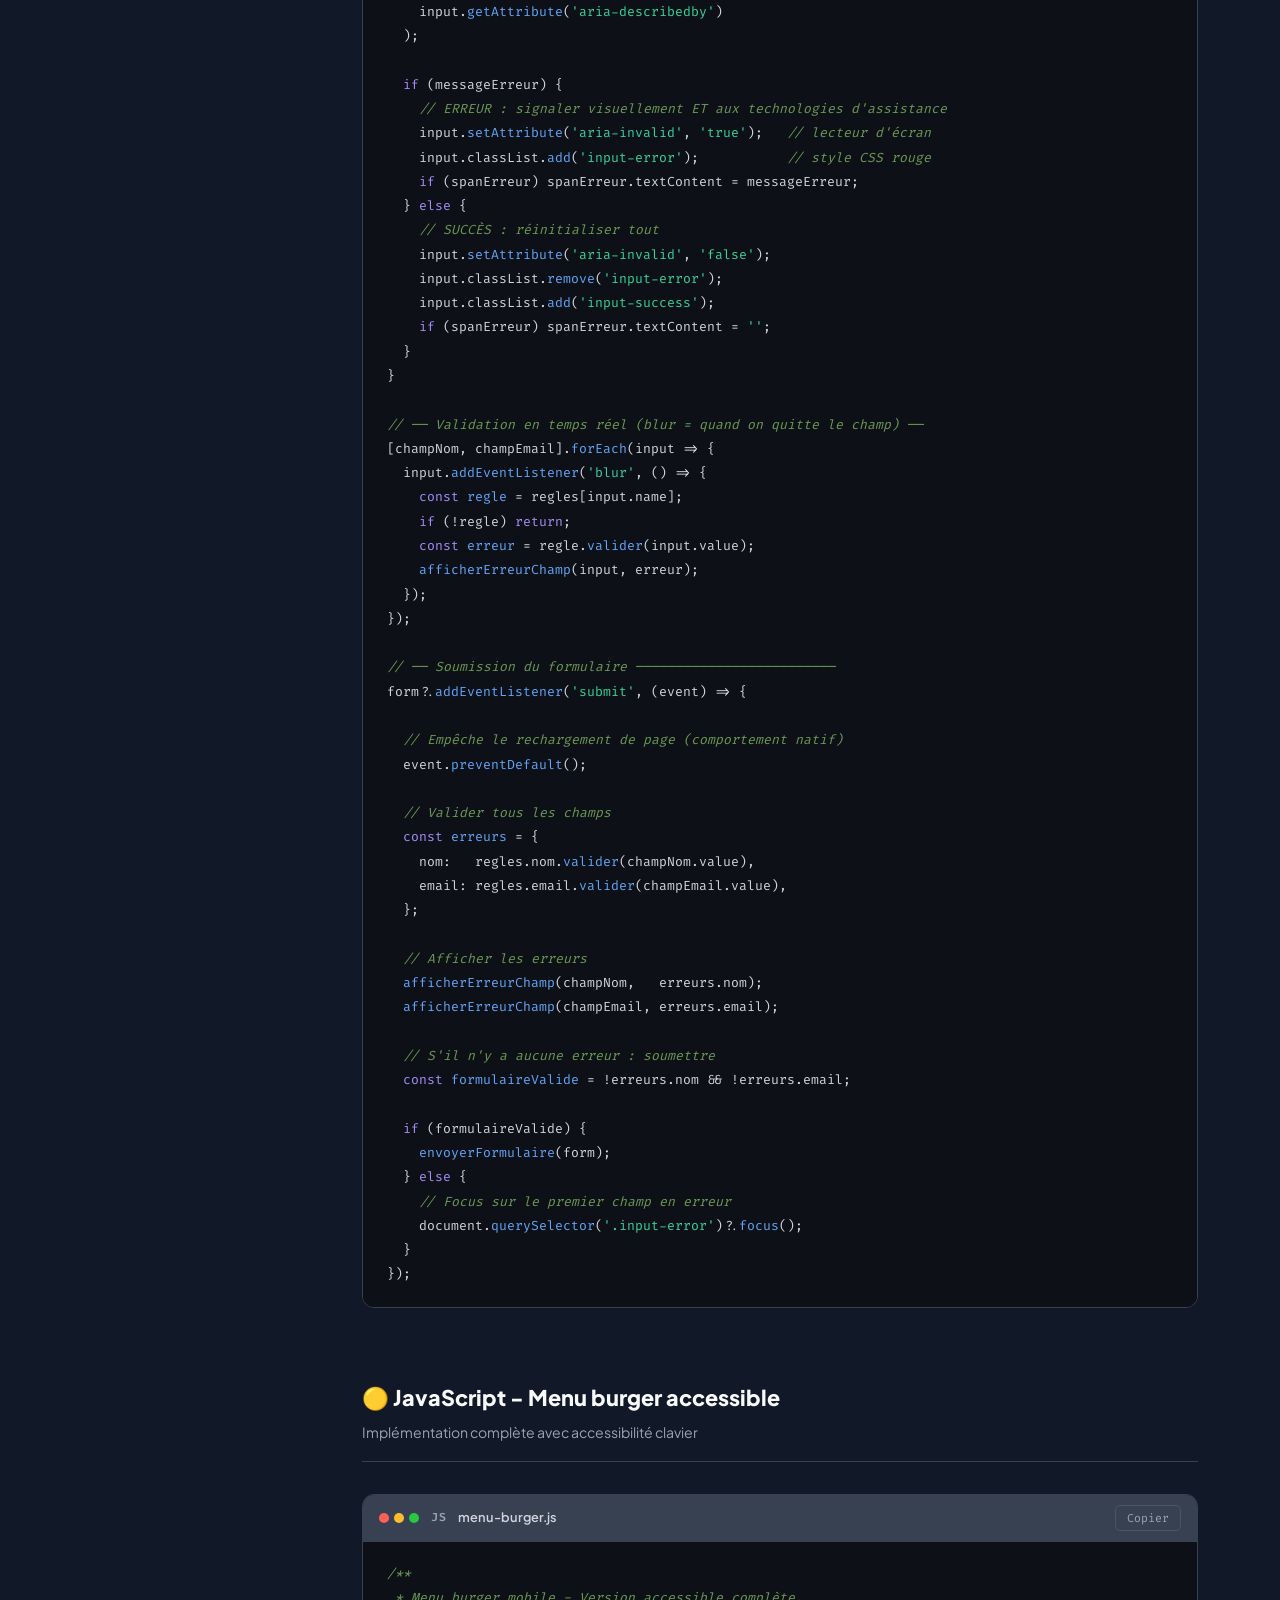
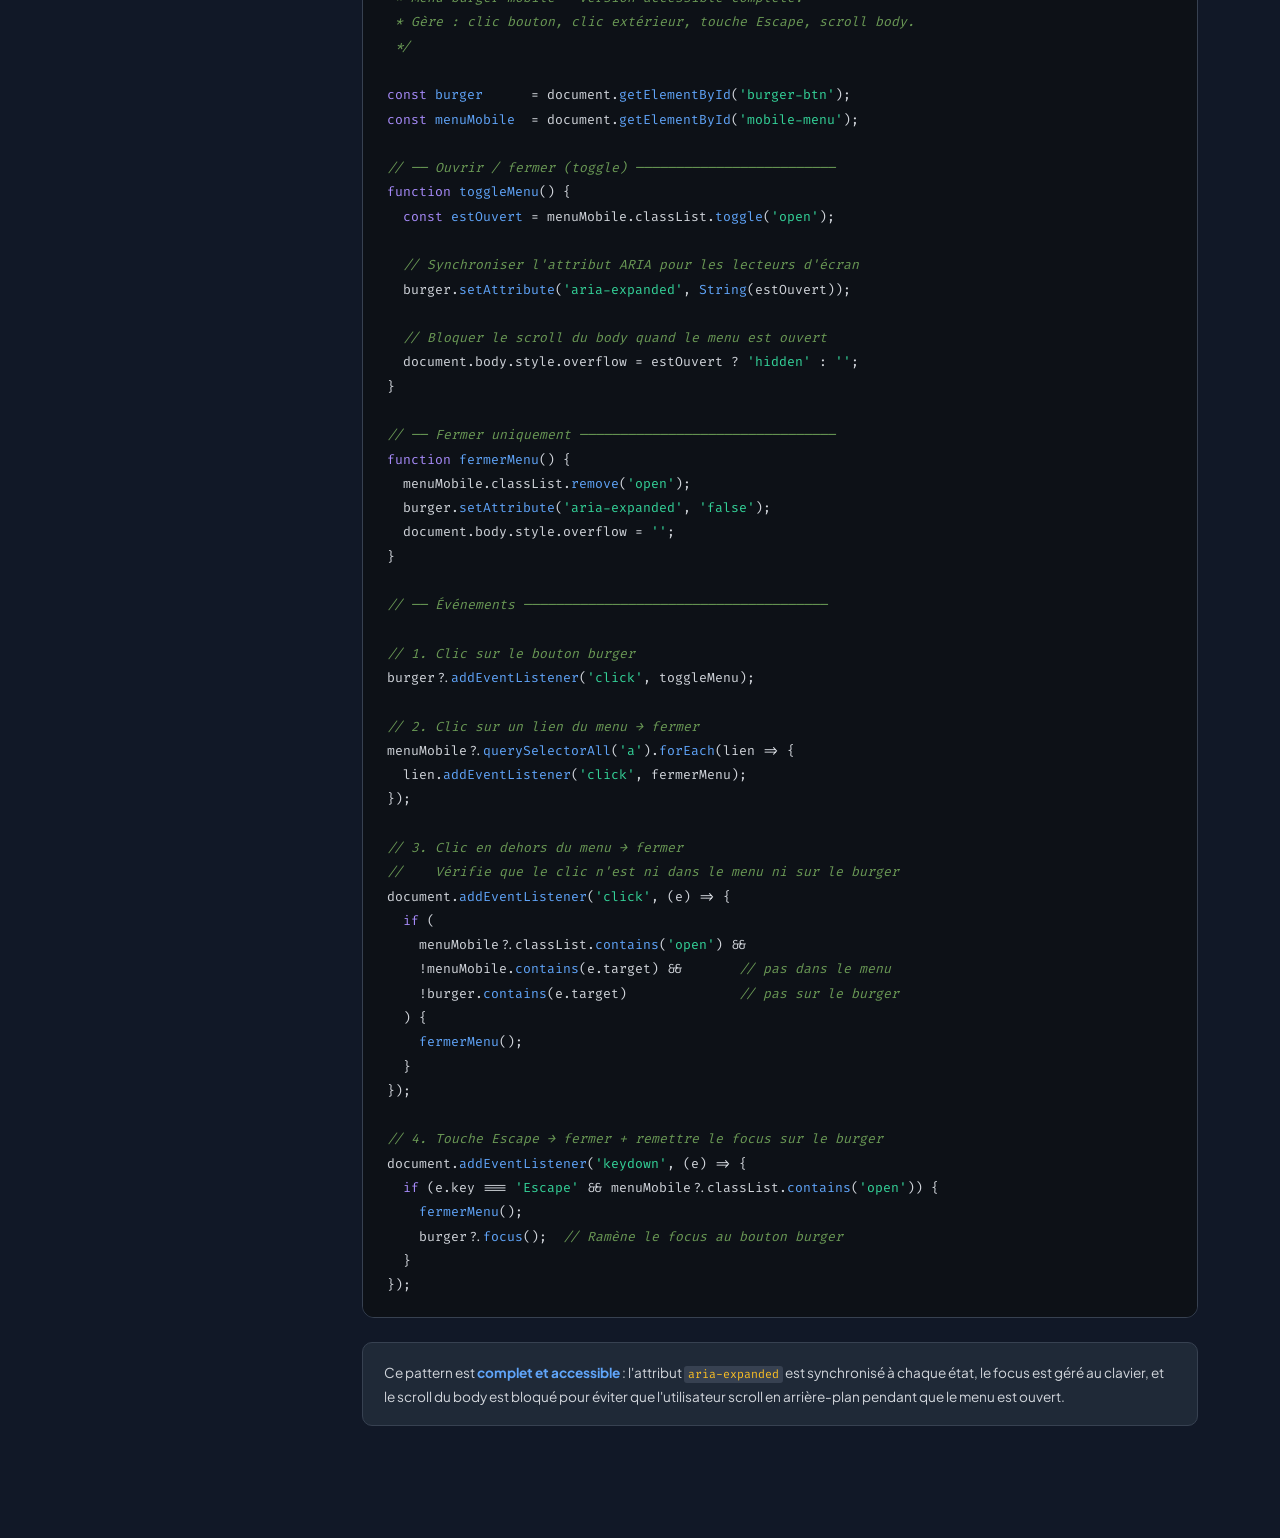
<file: cours-code-commente.html>
<!DOCTYPE html>
<html lang="fr">
<head>
<meta charset="UTF-8"/>
<meta name="viewport" content="width=device-width,initial-scale=1.0"/>
<title>Cours Code Commenté - Exemples pratiques</title>
<link rel="preconnect" href="https://fonts.googleapis.com"/>
<link href="https://fonts.googleapis.com/css2?family=Fira+Code:wght@400;500;600&family=Plus+Jakarta+Sans:wght@400;500;600;700;800&display=swap" rel="stylesheet"/>
<style>
:root{
  --bg:#111827;--bg2:#1f2937;--bg3:#374151;
  --border:#374151;--border2:#4b5563;
  --text:#f9fafb;--text2:#d1d5db;--text3:#9ca3af;
  --blue:#60a5fa;--blue-bg:rgba(96,165,250,.1);
  --green:#34d399;--green-bg:rgba(52,211,153,.1);
  --yellow:#fbbf24;--yellow-bg:rgba(251,191,36,.1);
  --red:#f87171;--red-bg:rgba(248,113,113,.1);
  --purple:#a78bfa;--purple-bg:rgba(167,139,250,.1);
  --cyan:#67e8f9;--orange:#fb923c;--pink:#f472b6;
  --font:'Plus Jakarta Sans',sans-serif;--mono:'Fira Code',monospace;
}
*,*::before,*::after{box-sizing:border-box;margin:0;padding:0}
html{scroll-behavior:smooth}
body{font-family:var(--font);background:var(--bg);color:var(--text);line-height:1.7}

/* Layout */
.layout{display:grid;grid-template-columns:280px 1fr;min-height:100vh}
.sidebar{background:var(--bg2);border-right:1px solid var(--border);padding:1.5rem 0;position:sticky;top:0;height:100vh;overflow-y:auto}
.sidebar-logo{padding:.75rem 1.5rem 1.25rem;border-bottom:1px solid var(--border);margin-bottom:.75rem}
.sidebar-logo h1{font-size:.95rem;font-weight:800;background:linear-gradient(135deg,var(--blue),var(--purple));-webkit-background-clip:text;-webkit-text-fill-color:transparent;background-clip:text}
.sidebar-logo span{font-size:.72rem;color:var(--text3);margin-top:.2rem;display:block}
.s-cat{font-size:.65rem;font-weight:700;letter-spacing:.1em;text-transform:uppercase;color:var(--text3);padding:.5rem 1.5rem .25rem;display:block}
.sidebar a{display:block;padding:.38rem 1.5rem;font-size:.81rem;color:var(--text3);text-decoration:none;transition:.15s;border-left:2px solid transparent}
.sidebar a:hover{color:var(--text2);background:rgba(255,255,255,.03)}
.sidebar a.on{color:var(--blue);border-left-color:var(--blue);background:var(--blue-bg)}

/* Contenu */
.main{overflow-x:hidden}
.main-header{padding:1rem 2.5rem;background:var(--bg2);border-bottom:1px solid var(--border);display:flex;align-items:center;justify-content:space-between;position:sticky;top:0;z-index:100}
.main-header h1{font-size:.9rem;font-weight:700;color:var(--text2)}
.badge-count{font-size:.72rem;background:var(--blue-bg);color:var(--blue);border:1px solid rgba(96,165,250,.3);padding:.2rem .6rem;border-radius:50px;font-family:var(--mono)}

.main-inner{max-width:900px;margin:0 auto;padding:2.5rem 2rem}

/* Section */
.section{margin-bottom:4.5rem}
.section-head{margin-bottom:2rem;padding-bottom:1rem;border-bottom:1px solid var(--border)}
.section-head h2{font-size:1.35rem;font-weight:800;margin-bottom:.3rem}
.section-head p{font-size:.88rem;color:var(--text3)}

/* Bloc de code */
.code-block{margin:1.5rem 0;border-radius:12px;overflow:hidden;border:1px solid var(--border)}
.code-header{display:flex;align-items:center;justify-content:space-between;background:var(--bg3);padding:.6rem 1rem;border-bottom:1px solid var(--border)}
.code-header-left{display:flex;align-items:center;gap:.75rem}
.dots{display:flex;gap:5px}
.dot{width:10px;height:10px;border-radius:50%}
.dot-r{background:#ff5f57}.dot-y{background:#febc2e}.dot-g{background:#28c840}
.code-lang{font-family:var(--mono);font-size:.72rem;font-weight:600;color:var(--text3);letter-spacing:.06em}
.code-title{font-size:.8rem;font-weight:600;color:var(--text2)}
.copy-btn{font-size:.72rem;padding:.3rem .7rem;background:transparent;border:1px solid var(--border2);color:var(--text3);border-radius:5px;cursor:pointer;font-family:var(--mono);transition:.15s}
.copy-btn:hover{background:var(--border);color:var(--text)}
.copy-btn.copied{color:var(--green);border-color:var(--green)}

pre{background:#0d1117;overflow-x:auto;padding:1.25rem 1.5rem;font-family:var(--mono);font-size:.82rem;line-height:1.85;tab-size:2}
code{font-family:var(--mono);color:var(--text2)}

/* Syntaxe highlight manuelle */
.cm{color:#6a9955;font-style:italic}      /* commentaire */
.ck{color:var(--purple)}                   /* keyword: const, let, function... */
.cs{color:var(--green)}                    /* string */
.cn{color:var(--orange)}                   /* number */
.cf{color:var(--blue)}                     /* function name */
.ct{color:var(--yellow)}                   /* tag html */
.ca{color:var(--cyan)}                     /* attribute */
.cv{color:var(--red)}                      /* value / class css */
.cp{color:var(--text2)}                    /* punctuation */
.cx{color:var(--pink)}                     /* property css */

/* Annotation latérale */
.annotated{display:grid;grid-template-columns:1fr 220px;gap:0;border:1px solid var(--border);border-radius:12px;overflow:hidden;margin:1.5rem 0}
.annotated pre{border-radius:0;border:none;border-right:1px solid var(--border)}
.annotations{background:#0a0f1a;padding:1rem;display:flex;flex-direction:column;gap:.5rem}
.ann{font-size:.75rem;color:var(--text3);padding:.4rem .6rem;border-left:2px solid var(--border2);line-height:1.5}
.ann strong{color:var(--yellow);display:block;font-size:.7rem;margin-bottom:.15rem}

/* Comparaison */
.compare{display:grid;grid-template-columns:1fr 1fr;gap:1rem;margin:1.5rem 0}
.compare-card{border-radius:10px;overflow:hidden;border:1px solid var(--border)}
.compare-header{padding:.5rem 1rem;font-size:.75rem;font-weight:700;text-transform:uppercase;letter-spacing:.07em}
.good .compare-header{background:var(--green-bg);color:var(--green)}
.bad  .compare-header{background:var(--red-bg);color:var(--red)}
.compare-card pre{border-radius:0;font-size:.78rem;padding:1rem}

/* Explication */
.explain{background:var(--bg2);border:1px solid var(--border);border-radius:10px;padding:1.1rem 1.3rem;margin:.75rem 0;font-size:.85rem;color:var(--text2)}
.explain strong{color:var(--blue)}
.explain code{font-family:var(--mono);background:var(--bg3);padding:.1em .35em;border-radius:3px;font-size:.85em;color:var(--yellow)}

/* Steps */
.steps{counter-reset:step;margin:1rem 0}
.step{display:flex;gap:1rem;margin-bottom:1rem;align-items:flex-start}
.step::before{counter-increment:step;content:counter(step);width:26px;height:26px;background:linear-gradient(135deg,var(--blue),var(--purple));border-radius:50%;display:flex;align-items:center;justify-content:center;font-size:.72rem;font-weight:700;flex-shrink:0;color:white;margin-top:.1rem}
.step-body{font-size:.87rem;color:var(--text2)}
.step-body strong{color:var(--text)}

@media(max-width:900px){
  .layout{grid-template-columns:1fr}.sidebar{display:none}
  .annotated{grid-template-columns:1fr}.annotations{display:none}
  .compare{grid-template-columns:1fr}
  .main-inner{padding:1.5rem 1rem}
}
</style>
</head>
<body>
<div class="layout">

<!-- ═══ SIDEBAR ═══ -->
<aside class="sidebar">
  <div class="sidebar-logo">
    <h1>{'</> Code Commenté'}</h1>
    <span>Exemples pratiques avec explications</span>
  </div>
  <nav>
    <span class="s-cat">HTML5</span>
    <a href="#html-page">Structure de page</a>
    <a href="#html-formulaire">Formulaire accessible</a>
    <a href="#html-nav">Navigation sémantique</a>
    <span class="s-cat">CSS3</span>
    <a href="#css-variables">Variables & reset</a>
    <a href="#css-flex">Flexbox layouts</a>
    <a href="#css-grid">CSS Grid</a>
    <a href="#css-responsive">Media queries</a>
    <a href="#css-animation">Transitions & animations</a>
    <span class="s-cat">JavaScript</span>
    <a href="#js-dom">Manipulation DOM</a>
    <a href="#js-events">Gestion d'événements</a>
    <a href="#js-fetch">fetch() AJAX</a>
    <a href="#js-form">Validation de formulaire</a>
    <a href="#js-burger">Menu burger complet</a>
  </nav>
</aside>

<!-- ═══ CONTENU ═══ -->
<div class="main">
<div class="main-header">
  <h1>Cours Code Commenté - Lire, comprendre, adapter</h1>
  <span class="badge-count">15 exemples</span>
</div>
<div class="main-inner">

<!-- ════════ HTML ════════ -->
<div class="section" id="html-page">
  <div class="section-head">
    <h2>🟠 HTML5 - Structure de page</h2>
    <p>La structure HTML5 complète d'une page sémantique</p>
  </div>

  <div class="annotated">
    <pre><code><span class="cm">&lt;!-- Déclaration DOCTYPE : obligatoire en HTML5 --&gt;</span>
<span class="ct">&lt;!DOCTYPE html&gt;</span>

<span class="cm">&lt;!-- lang="fr" : essentiel pour l'accessibilité --&gt;</span>
<span class="ct">&lt;html</span> <span class="ca">lang</span>=<span class="cs">"fr"</span><span class="ct">&gt;</span>

<span class="ct">&lt;head&gt;</span>
  <span class="cm">&lt;!-- UTF-8 : encode tous les caractères spéciaux --&gt;</span>
  <span class="ct">&lt;meta</span> <span class="ca">charset</span>=<span class="cs">"UTF-8"</span><span class="ct">/&gt;</span>

  <span class="cm">&lt;!-- viewport : INDISPENSABLE pour le responsive --&gt;</span>
  <span class="ct">&lt;meta</span> <span class="ca">name</span>=<span class="cs">"viewport"</span>
        <span class="ca">content</span>=<span class="cs">"width=device-width, initial-scale=1.0"</span><span class="ct">/&gt;</span>

  <span class="cm">&lt;!-- description : utilisée par les moteurs de recherche --&gt;</span>
  <span class="ct">&lt;meta</span> <span class="ca">name</span>=<span class="cs">"description"</span>
        <span class="ca">content</span>=<span class="cs">"Description concise de la page (150-160 car.)"</span><span class="ct">/&gt;</span>

  <span class="cm">&lt;!-- title : affiché dans l'onglet et résultats Google --&gt;</span>
  <span class="ct">&lt;title&gt;</span>Titre de la page - Nom du site<span class="ct">&lt;/title&gt;</span>

  <span class="cm">&lt;!-- Feuille de style externe --&gt;</span>
  <span class="ct">&lt;link</span> <span class="ca">rel</span>=<span class="cs">"stylesheet"</span> <span class="ca">href</span>=<span class="cs">"css/style.css"</span><span class="ct">/&gt;</span>
<span class="ct">&lt;/head&gt;</span>

<span class="ct">&lt;body&gt;</span>

  <span class="cm">&lt;!-- header : en-tête global de la page --&gt;</span>
  <span class="ct">&lt;header</span> <span class="ca">role</span>=<span class="cs">"banner"</span><span class="ct">&gt;</span>
    <span class="ct">&lt;nav</span> <span class="ca">aria-label</span>=<span class="cs">"Navigation principale"</span><span class="ct">&gt;</span>
      <span class="cm">&lt;!-- menu ici --&gt;</span>
    <span class="ct">&lt;/nav&gt;</span>
  <span class="ct">&lt;/header&gt;</span>

  <span class="cm">&lt;!-- main : contenu principal, UNIQUE par page --&gt;</span>
  <span class="ct">&lt;main</span> <span class="ca">id</span>=<span class="cs">"contenu-principal"</span><span class="ct">&gt;</span>

    <span class="cm">&lt;!-- section : thème distinct, doit avoir un titre --&gt;</span>
    <span class="ct">&lt;section</span> <span class="ca">aria-labelledby</span>=<span class="cs">"titre-section"</span><span class="ct">&gt;</span>
      <span class="ct">&lt;h2</span> <span class="ca">id</span>=<span class="cs">"titre-section"</span><span class="ct">&gt;</span>Titre de section<span class="ct">&lt;/h2&gt;</span>

      <span class="cm">&lt;!-- article : contenu autonome (card, post...) --&gt;</span>
      <span class="ct">&lt;article&gt;</span>
        <span class="ct">&lt;h3&gt;</span>Titre de l'article<span class="ct">&lt;/h3&gt;</span>
        <span class="ct">&lt;p&gt;</span>Contenu...<span class="ct">&lt;/p&gt;</span>
      <span class="ct">&lt;/article&gt;</span>
    <span class="ct">&lt;/section&gt;</span>

  <span class="ct">&lt;/main&gt;</span>

  <span class="cm">&lt;!-- footer : pied de page, mentions légales --&gt;</span>
  <span class="ct">&lt;footer</span> <span class="ca">role</span>=<span class="cs">"contentinfo"</span><span class="ct">&gt;</span>
    <span class="ct">&lt;p&gt;</span>&amp;copy; <span class="ct">&lt;time</span> <span class="ca">datetime</span>=<span class="cs">"2025"</span><span class="ct">&gt;</span>2025<span class="ct">&lt;/time&gt;</span> Mon Site<span class="ct">&lt;/p&gt;</span>
  <span class="ct">&lt;/footer&gt;</span>

  <span class="cm">&lt;!-- JS en bas du body = ne bloque pas le rendu --&gt;</span>
  <span class="ct">&lt;script</span> <span class="ca">src</span>=<span class="cs">"js/app.js"</span><span class="ct">&gt;&lt;/script&gt;</span>

<span class="ct">&lt;/body&gt;</span>
<span class="ct">&lt;/html&gt;</span></code></pre>
    <div class="annotations">
      <div class="ann"><strong>DOCTYPE</strong>Active le mode HTML5 standard dans tous les navigateurs</div>
      <div class="ann"><strong>lang="fr"</strong>Lecteurs d'écran, SEO, correcteurs orthographiques en dépendent</div>
      <div class="ann"><strong>viewport</strong>Sans cette meta, le site s'affiche comme une version desktop sur mobile</div>
      <div class="ann"><strong>role="banner"</strong>ARIA pour header global, redondant mais recommandé</div>
      <div class="ann"><strong>aria-label nav</strong>Distingue la nav principale des autres nav de la page</div>
      <div class="ann"><strong>aria-labelledby</strong>Lie la section à son titre - meilleure pratique d'accessibilité</div>
      <div class="ann"><strong>script en bas</strong>Garantit que le DOM est chargé avant d'exécuter le JS</div>
    </div>
  </div>
</div>

<!-- ═══ Formulaire ═══ -->
<div class="section" id="html-formulaire">
  <div class="section-head">
    <h2>🟠 HTML5 - Formulaire accessible</h2>
    <p>Un formulaire de contact avec toutes les bonnes pratiques</p>
  </div>

  <div class="code-block">
    <div class="code-header">
      <div class="code-header-left"><div class="dots"><div class="dot dot-r"></div><div class="dot dot-y"></div><div class="dot dot-g"></div></div><span class="code-lang">HTML</span><span class="code-title">formulaire-contact.html</span></div>
      <button class="copy-btn" data-code="form-html">Copier</button>
    </div>
    <pre id="form-html"><code><span class="cm">&lt;!-- fieldset groupe les champs liés, legend les décrit --&gt;</span>
<span class="ct">&lt;form</span> <span class="ca">id</span>=<span class="cs">"form-contact"</span>
      <span class="ca">novalidate</span>
      <span class="ca">aria-label</span>=<span class="cs">"Formulaire de contact"</span><span class="ct">&gt;</span>

  <span class="ct">&lt;fieldset&gt;</span>
    <span class="ct">&lt;legend&gt;</span>Vos informations<span class="ct">&lt;/legend&gt;</span>

    <span class="cm">&lt;!-- Groupe : label + input + message d'erreur --&gt;</span>
    <span class="ct">&lt;div</span> <span class="ca">class</span>=<span class="cs">"field-group"</span><span class="ct">&gt;</span>

      <span class="cm">&lt;!-- for="id" associe le label à l'input --&gt;</span>
      <span class="ct">&lt;label</span> <span class="ca">for</span>=<span class="cs">"nom"</span><span class="ct">&gt;</span>
        Nom <span class="ct">&lt;span</span> <span class="ca">aria-hidden</span>=<span class="cs">"true"</span><span class="ct">&gt;</span>*<span class="ct">&lt;/span&gt;</span>
      <span class="ct">&lt;/label&gt;</span>

      <span class="ct">&lt;input</span>
        <span class="ca">type</span>=<span class="cs">"text"</span>
        <span class="ca">id</span>=<span class="cs">"nom"</span>
        <span class="ca">name</span>=<span class="cs">"nom"</span>
        <span class="ca">required</span>
        <span class="ca">autocomplete</span>=<span class="cs">"family-name"</span>
        <span class="ca">aria-describedby</span>=<span class="cs">"nom-erreur"</span>
        <span class="ca">aria-required</span>=<span class="cs">"true"</span>
        <span class="ca">placeholder</span>=<span class="cs">"Dupont"</span>
      <span class="ct">/&gt;</span>

      <span class="cm">&lt;!-- role="alert" annonce l'erreur aux lecteurs d'écran --&gt;</span>
      <span class="ct">&lt;span</span>
        <span class="ca">id</span>=<span class="cs">"nom-erreur"</span>
        <span class="ca">class</span>=<span class="cs">"field-error"</span>
        <span class="ca">role</span>=<span class="cs">"alert"</span>
        <span class="ca">aria-live</span>=<span class="cs">"polite"</span>
      <span class="ct">&gt;&lt;/span&gt;</span>

    <span class="ct">&lt;/div&gt;</span>

    <span class="cm">&lt;!-- Champ email avec validation HTML5 native --&gt;</span>
    <span class="ct">&lt;div</span> <span class="ca">class</span>=<span class="cs">"field-group"</span><span class="ct">&gt;</span>
      <span class="ct">&lt;label</span> <span class="ca">for</span>=<span class="cs">"email"</span><span class="ct">&gt;</span>Email<span class="ct">&lt;/span</span> <span class="ca">aria-hidden</span>=<span class="cs">"true"</span><span class="ct">&gt;</span>*<span class="ct">&lt;/span&gt;&lt;/label&gt;</span>
      <span class="ct">&lt;input</span> <span class="ca">type</span>=<span class="cs">"email"</span> <span class="ca">id</span>=<span class="cs">"email"</span> <span class="ca">name</span>=<span class="cs">"email"</span>
             <span class="ca">required</span> <span class="ca">autocomplete</span>=<span class="cs">"email"</span>
             <span class="ca">aria-describedby</span>=<span class="cs">"email-erreur"</span><span class="ct">/&gt;</span>
      <span class="ct">&lt;span</span> <span class="ca">id</span>=<span class="cs">"email-erreur"</span> <span class="ca">class</span>=<span class="cs">"field-error"</span> <span class="ca">role</span>=<span class="cs">"alert"</span><span class="ct">&gt;&lt;/span&gt;</span>
    <span class="ct">&lt;/div&gt;</span>

  <span class="ct">&lt;/fieldset&gt;</span>

  <span class="cm">&lt;!-- type="submit" : déclenche l'événement submit --&gt;</span>
  <span class="ct">&lt;button</span> <span class="ca">type</span>=<span class="cs">"submit"</span><span class="ct">&gt;</span>Envoyer le message<span class="ct">&lt;/button&gt;</span>

<span class="ct">&lt;/form&gt;</span></code></pre>
  </div>

  <div class="explain"><strong>novalidate</strong> sur le form désactive la validation HTML5 native pour gérer soi-même les erreurs en JS (meilleur contrôle du design et des messages). <code>aria-describedby</code> pointe vers le <code>&lt;span&gt;</code> d'erreur - quand le JS y injecte un message, le lecteur d'écran l'annonce automatiquement.</div>
</div>

<!-- ════════ CSS ════════ -->
<div class="section" id="css-variables">
  <div class="section-head">
    <h2>🔵 CSS3 - Variables et reset</h2>
    <p>Base CSS professionnelle avec custom properties</p>
  </div>

  <div class="code-block">
    <div class="code-header">
      <div class="code-header-left"><div class="dots"><div class="dot dot-r"></div><div class="dot dot-y"></div><div class="dot dot-g"></div></div><span class="code-lang">CSS</span><span class="code-title">style.css - Variables & reset</span></div>
      <button class="copy-btn">Copier</button>
    </div>
    <pre><code><span class="cm">/* ── Variables CSS (Custom Properties)
   Déclarées sur :root = accessibles partout ── */</span>
<span class="cv">:root</span> <span class="cp">{</span>
  <span class="cm">/* Palette de couleurs */</span>
  <span class="cx">--couleur-primaire</span><span class="cp">:</span>    <span class="cn">#1a5fa8</span><span class="cp">;</span>  <span class="cm">/* bleu principal */</span>
  <span class="cx">--couleur-accent</span><span class="cp">:</span>       <span class="cn">#4caf32</span><span class="cp">;</span>  <span class="cm">/* vert d'accentuation */</span>
  <span class="cx">--couleur-texte</span><span class="cp">:</span>        <span class="cn">#1a2535</span><span class="cp">;</span>  <span class="cm">/* texte principal */</span>
  <span class="cx">--couleur-texte-2</span><span class="cp">:</span>      <span class="cn">#5a6a7e</span><span class="cp">;</span>  <span class="cm">/* texte secondaire */</span>
  <span class="cx">--couleur-fond</span><span class="cp">:</span>         <span class="cn">#f4f7fb</span><span class="cp">;</span>  <span class="cm">/* fond de page */</span>
  <span class="cx">--couleur-blanc</span><span class="cp">:</span>        <span class="cn">#ffffff</span><span class="cp">;</span>

  <span class="cm">/* Espacement */</span>
  <span class="cx">--rayon-sm</span><span class="cp">:</span>    <span class="cn">6px</span><span class="cp">;</span>
  <span class="cx">--rayon-md</span><span class="cp">:</span>    <span class="cn">12px</span><span class="cp">;</span>
  <span class="cx">--rayon-lg</span><span class="cp">:</span>    <span class="cn">20px</span><span class="cp">;</span>

  <span class="cm">/* Ombres */</span>
  <span class="cx">--ombre-sm</span><span class="cp">:</span>    <span class="cn">0 2px 8px</span> rgba<span class="cp">(</span><span class="cn">0,0,0,.08</span><span class="cp">)</span><span class="cp">;</span>
  <span class="cx">--ombre-md</span><span class="cp">:</span>    <span class="cn">0 6px 24px</span> rgba<span class="cp">(</span><span class="cn">0,0,0,.12</span><span class="cp">)</span><span class="cp">;</span>

  <span class="cm">/* Transition réutilisable */</span>
  <span class="cx">--transition</span><span class="cp">:</span> <span class="cn">0.28s</span> cubic-bezier<span class="cp">(</span><span class="cn">0.4</span><span class="cp">,</span><span class="cn">0</span><span class="cp">,</span><span class="cn">0.2</span><span class="cp">,</span><span class="cn">1</span><span class="cp">)</span><span class="cp">;</span>

  <span class="cm">/* Largeur max du contenu */</span>
  <span class="cx">--max-width</span><span class="cp">:</span>   <span class="cn">1180px</span><span class="cp">;</span>
<span class="cp">}</span>

<span class="cm">/* ── Reset moderne - évite les incohérences entre navigateurs ── */</span>
<span class="cv">*</span><span class="cp">,</span>
<span class="cv">*::before</span><span class="cp">,</span>
<span class="cv">*::after</span> <span class="cp">{</span>
  <span class="cm">/* Inclure padding/border dans la taille totale */</span>
  <span class="cx">box-sizing</span><span class="cp">:</span>   border-box<span class="cp">;</span>
  <span class="cx">margin</span><span class="cp">:</span>       <span class="cn">0</span><span class="cp">;</span>  <span class="cm">/* Supprimer marges par défaut */</span>
  <span class="cx">padding</span><span class="cp">:</span>      <span class="cn">0</span><span class="cp">;</span>  <span class="cm">/* Supprimer paddings par défaut */</span>
<span class="cp">}</span>

<span class="cv">html</span> <span class="cp">{</span>
  <span class="cx">scroll-behavior</span><span class="cp">:</span>  smooth<span class="cp">;</span>  <span class="cm">/* Défilement fluide (ancres) */</span>
  <span class="cx">font-size</span><span class="cp">:</span>        <span class="cn">16px</span><span class="cp">;</span>    <span class="cm">/* Base pour les rem */</span>
<span class="cp">}</span>

<span class="cv">body</span> <span class="cp">{</span>
  <span class="cx">font-family</span><span class="cp">:</span>   var<span class="cp">(</span><span class="cx">--font-body</span><span class="cp">)</span><span class="cp">;</span>
  <span class="cx">color</span><span class="cp">:</span>         var<span class="cp">(</span><span class="cx">--couleur-texte</span><span class="cp">)</span><span class="cp">;</span>
  <span class="cx">background</span><span class="cp">:</span>    var<span class="cp">(</span><span class="cx">--couleur-fond</span><span class="cp">)</span><span class="cp">;</span>
  <span class="cx">line-height</span><span class="cp">:</span>   <span class="cn">1.6</span><span class="cp">;</span>         <span class="cm">/* Lisibilité optimale */</span>
  <span class="cx">overflow-x</span><span class="cp">:</span>    hidden<span class="cp">;</span>      <span class="cm">/* Évite le scroll horizontal */</span>
<span class="cp">}</span>

<span class="cm">/* Images responsives par défaut */</span>
<span class="cv">img</span> <span class="cp">{</span>
  <span class="cx">max-width</span><span class="cp">:</span>    <span class="cn">100%</span><span class="cp">;</span>   <span class="cm">/* Ne jamais déborder du parent */</span>
  <span class="cx">display</span><span class="cp">:</span>      block<span class="cp">;</span>  <span class="cm">/* Supprime l'espace sous les images */</span>
<span class="cp">}</span></code></pre>
  </div>
</div>

<!-- ═══ Flexbox ═══ -->
<div class="section" id="css-flex">
  <div class="section-head">
    <h2>🔵 CSS3 - Flexbox layouts</h2>
    <p>Les patterns Flexbox les plus utilisés</p>
  </div>

  <div class="code-block">
    <div class="code-header">
      <div class="code-header-left"><div class="dots"><div class="dot dot-r"></div><div class="dot dot-y"></div><div class="dot dot-g"></div></div><span class="code-lang">CSS</span><span class="code-title">Patterns Flexbox essentiels</span></div>
      <button class="copy-btn">Copier</button>
    </div>
    <pre><code><span class="cm">/* ── Pattern 1 : Centrage parfait ── */</span>
<span class="cv">.centre-absolu</span> <span class="cp">{</span>
  <span class="cx">display</span><span class="cp">:</span>          flex<span class="cp">;</span>
  <span class="cx">justify-content</span><span class="cp">:</span>  center<span class="cp">;</span>  <span class="cm">/* axe horizontal */</span>
  <span class="cx">align-items</span><span class="cp">:</span>      center<span class="cp">;</span>  <span class="cm">/* axe vertical */</span>
<span class="cp">}</span>

<span class="cm">/* ── Pattern 2 : Navbar (logo gauche, liens droite) ── */</span>
<span class="cv">.navbar</span> <span class="cp">{</span>
  <span class="cx">display</span><span class="cp">:</span>          flex<span class="cp">;</span>
  <span class="cx">align-items</span><span class="cp">:</span>      center<span class="cp">;</span>       <span class="cm">/* verticalement centrés */</span>
  <span class="cx">justify-content</span><span class="cp">:</span>  space-between<span class="cp">;</span> <span class="cm">/* logo ← ... → liens */</span>
  <span class="cx">gap</span><span class="cp">:</span>              <span class="cn">1rem</span><span class="cp">;</span>
<span class="cp">}</span>

<span class="cm">/* ── Pattern 3 : Boutons côte à côte avec retour auto ── */</span>
<span class="cv">.actions</span> <span class="cp">{</span>
  <span class="cx">display</span><span class="cp">:</span>     flex<span class="cp">;</span>
  <span class="cx">flex-wrap</span><span class="cp">:</span>   wrap<span class="cp">;</span>   <span class="cm">/* retour à la ligne si pas assez de place */</span>
  <span class="cx">gap</span><span class="cp">:</span>         <span class="cn">1rem</span><span class="cp">;</span>
<span class="cp">}</span>

<span class="cm">/* ── Pattern 4 : Sidebar + contenu principal ── */</span>
<span class="cv">.layout-2-col</span> <span class="cp">{</span>
  <span class="cx">display</span><span class="cp">:</span>  flex<span class="cp">;</span>
  <span class="cx">gap</span><span class="cp">:</span>      <span class="cn">2rem</span><span class="cp">;</span>
<span class="cp">}</span>

<span class="cv">.sidebar</span> <span class="cp">{</span>
  <span class="cx">width</span><span class="cp">:</span>      <span class="cn">280px</span><span class="cp">;</span>   <span class="cm">/* largeur fixe */</span>
  <span class="cx">flex-shrink</span><span class="cp">:</span> <span class="cn">0</span><span class="cp">;</span>     <span class="cm">/* ne jamais rétrécir */</span>
<span class="cp">}</span>

<span class="cv">.contenu-principal</span> <span class="cp">{</span>
  <span class="cx">flex</span><span class="cp">:</span>  <span class="cn">1</span><span class="cp">;</span>   <span class="cm">/* occupe tout l'espace restant */</span>
<span class="cp">}</span>

<span class="cm">/* ── Pattern 5 : Pousser un élément à droite ── */</span>
<span class="cv">.groupe</span> <span class="cp">{</span>
  <span class="cx">display</span><span class="cp">:</span>  flex<span class="cp">;</span>
  <span class="cx">gap</span><span class="cp">:</span>      <span class="cn">.5rem</span><span class="cp">;</span>
<span class="cp">}</span>
<span class="cm">/* margin-left: auto pousse cet élément tout à droite */</span>
<span class="cv">.groupe .dernier-a-droite</span> <span class="cp">{</span>
  <span class="cx">margin-left</span><span class="cp">:</span>  auto<span class="cp">;</span>
<span class="cp">}</span></code></pre>
  </div>
</div>

<!-- ═══ Responsive ═══ -->
<div class="section" id="css-responsive">
  <div class="section-head">
    <h2>🔵 CSS3 - Media queries Responsive</h2>
    <p>Approche mobile-first avec des breakpoints progressifs</p>
  </div>

  <div class="compare">
    <div class="compare-card good">
      <div class="compare-header">✓ Mobile-first (recommandé)</div>
      <pre><code><span class="cm">/* Base : mobile (default) */</span>
<span class="cv">.grid</span> <span class="cp">{</span>
  <span class="cx">display</span><span class="cp">:</span> grid<span class="cp">;</span>
  <span class="cm">/* 1 colonne sur mobile */</span>
  <span class="cx">grid-template-columns</span><span class="cp">:</span> <span class="cn">1fr</span><span class="cp">;</span>
  <span class="cx">gap</span><span class="cp">:</span> <span class="cn">1rem</span><span class="cp">;</span>
<span class="cp">}</span>

<span class="cm">/* Tablette : ≥ 600px */</span>
@media (min-width: <span class="cn">600px</span>) <span class="cp">{</span>
  <span class="cv">.grid</span> <span class="cp">{</span>
    <span class="cx">grid-template-columns</span><span class="cp">:</span>
      repeat(<span class="cn">2</span>, <span class="cn">1fr</span>)<span class="cp">;</span>
  <span class="cp">}</span>
<span class="cp">}</span>

<span class="cm">/* Desktop : ≥ 900px */</span>
@media (min-width: <span class="cn">900px</span>) <span class="cp">{</span>
  <span class="cv">.grid</span> <span class="cp">{</span>
    <span class="cx">grid-template-columns</span><span class="cp">:</span>
      repeat(<span class="cn">3</span>, <span class="cn">1fr</span>)<span class="cp">;</span>
  <span class="cp">}</span>
<span class="cp">}</span></code></pre>
    </div>
    <div class="compare-card bad">
      <div class="compare-header">✗ Desktop-first (à éviter)</div>
      <pre><code><span class="cm">/* Base : desktop */</span>
<span class="cv">.grid</span> <span class="cp">{</span>
  <span class="cx">display</span><span class="cp">:</span> grid<span class="cp">;</span>
  <span class="cm">/* 3 colonnes de base */</span>
  <span class="cx">grid-template-columns</span><span class="cp">:</span>
    repeat(<span class="cn">3</span>, <span class="cn">1fr</span>)<span class="cp">;</span>
<span class="cp">}</span>

<span class="cm">/* Tablette */</span>
@media (max-width: <span class="cn">900px</span>) <span class="cp">{</span>
  <span class="cv">.grid</span> <span class="cp">{</span>
    <span class="cx">grid-template-columns</span><span class="cp">:</span>
      repeat(<span class="cn">2</span>, <span class="cn">1fr</span>)<span class="cp">;</span>
  <span class="cp">}</span>
<span class="cp">}</span>

<span class="cm">/* Mobile */</span>
@media (max-width: <span class="cn">600px</span>) <span class="cp">{</span>
  <span class="cv">.grid</span> <span class="cp">{</span>
    <span class="cx">grid-template-columns</span><span class="cp">:</span>
      <span class="cn">1fr</span><span class="cp">;</span>
  <span class="cp">}</span>
<span class="cp">}</span></code></pre>
    </div>
  </div>
</div>

<!-- ════════ JS ════════ -->
<div class="section" id="js-fetch">
  <div class="section-head">
    <h2>🟡 JavaScript - fetch() AJAX complet</h2>
    <p>Chargement asynchrone de données JSON avec gestion d'erreur</p>
  </div>

  <div class="code-block">
    <div class="code-header">
      <div class="code-header-left"><div class="dots"><div class="dot dot-r"></div><div class="dot dot-y"></div><div class="dot dot-g"></div></div><span class="code-lang">JS</span><span class="code-title">fetch-formations.js</span></div>
      <button class="copy-btn">Copier</button>
    </div>
    <pre><code><span class="cm">/**
 * Charge et affiche les formations depuis un fichier JSON.
 * Utilise fetch() avec async/await - approche moderne ES2017+
 */</span>

<span class="cm">// ── Sélection des éléments DOM ─────────────────────</span>
<span class="ck">const</span> <span class="cf">grille</span>  = document.<span class="cf">getElementById</span>(<span class="cs">'formations-grid'</span>);
<span class="ck">const</span> <span class="cf">loader</span>  = document.<span class="cf">querySelector</span>(<span class="cs">'.loader'</span>);

<span class="cm">// ── Fonction principale asynchrone ──────────────────</span>
<span class="ck">async function</span> <span class="cf">chargerFormations</span>() <span class="cp">{</span>

  <span class="cm">// 1. Afficher le loader pendant le chargement</span>
  <span class="cf">afficherLoader</span>(<span class="ck">true</span>);

  <span class="cm">// try/catch : gère les erreurs réseau et JSON</span>
  <span class="ck">try</span> <span class="cp">{</span>

    <span class="cm">// 2. Envoyer la requête HTTP GET</span>
    <span class="ck">const</span> <span class="cf">response</span> = <span class="ck">await</span> <span class="cf">fetch</span>(<span class="cs">'./data/formations.json'</span>);

    <span class="cm">// 3. Vérifier que la réponse est un succès (200-299)</span>
    <span class="ck">if</span> (!response.<span class="cf">ok</span>) <span class="cp">{</span>
      <span class="cm">// Lance une erreur qui sera attrapée par le catch</span>
      <span class="ck">throw new</span> <span class="cf">Error</span>(<span class="cs">`Erreur HTTP : ${response.status}`</span>);
    <span class="cp">}</span>

    <span class="cm">// 4. Parser la réponse en JSON (aussi async !)
    //    data = { formations: [...] }</span>
    <span class="ck">const</span> <span class="cf">data</span> = <span class="ck">await</span> response.<span class="cf">json</span>();

    <span class="cm">// 5. Extraire le tableau (avec valeur par défaut [])</span>
    <span class="ck">const</span> <span class="cf">formations</span> = data.formations ?? [];

    <span class="cm">// 6. Afficher les formations dans le DOM</span>
    <span class="cf">afficherFormations</span>(formations);

  <span class="cp">}</span> <span class="ck">catch</span> (erreur) <span class="cp">{</span>

    <span class="cm">// 7. Afficher un message d'erreur utilisateur</span>
    console.<span class="cf">error</span>(<span class="cs">'Erreur de chargement :'</span>, erreur);
    <span class="cf">afficherErreur</span>(<span class="cs">'Impossible de charger les formations.'</span>);

  <span class="cp">}</span> <span class="ck">finally</span> <span class="cp">{</span>

    <span class="cm">// 8. finally : toujours exécuté (succès ou erreur)</span>
    <span class="cf">afficherLoader</span>(<span class="ck">false</span>);

  <span class="cp">}</span>
<span class="cp">}</span>

<span class="cm">// ── Fonctions utilitaires ────────────────────────────</span>

<span class="cm">/**
 * Génère et insère les cartes de formation.
 * @param {Array} formations - Tableau d'objets formation
 */</span>
<span class="ck">function</span> <span class="cf">afficherFormations</span>(formations) <span class="cp">{</span>
  <span class="cm">// Vider la grille avant d'insérer les nouvelles cartes</span>
  grille.innerHTML = <span class="cs">''</span>;

  <span class="ck">if</span> (formations.length === <span class="cn">0</span>) <span class="cp">{</span>
    grille.innerHTML = <span class="cs">'&lt;p&gt;Aucune formation disponible.&lt;/p&gt;'</span>;
    <span class="ck">return</span>;
  <span class="cp">}</span>

  <span class="cm">// forEach : parcourt chaque formation</span>
  formations.<span class="cf">forEach</span>((formation, index) => <span class="cp">{</span>
    <span class="ck">const</span> <span class="cf">carte</span> = <span class="cf">creerCarte</span>(formation, index);
    grille.<span class="cf">appendChild</span>(carte);   <span class="cm">// Ajoute au DOM</span>
  <span class="cp">}</span>);
<span class="cp">}</span>

<span class="cm">/**
 * Crée un élément article pour une formation.
 * Utilise createElement (plus sûr que innerHTML pour les données externes)
 */</span>
<span class="ck">function</span> <span class="cf">creerCarte</span>(formation, index) <span class="cp">{</span>
  <span class="ck">const</span> <span class="cf">article</span> = document.<span class="cf">createElement</span>(<span class="cs">'article'</span>);
  article.className = <span class="cs">'formation-card'</span>;

  <span class="cm">// animation-delay : chaque carte apparaît avec un léger décalage</span>
  article.style.animationDelay = <span class="cs">`${index * 60}ms`</span>;

  <span class="cm">// textContent est sûr (pas d'injection XSS possible)</span>
  article.innerHTML = <span class="cs">`
    &lt;div class="card-header"&gt;
      &lt;span class="card-level"&gt;${<span class="cf">echapper</span>(formation.level)}&lt;/span&gt;
    &lt;/div&gt;
    &lt;h3 class="card-title"&gt;${<span class="cf">echapper</span>(formation.title)}&lt;/h3&gt;
    &lt;p class="card-category"&gt;${<span class="cf">echapper</span>(formation.category)}&lt;/p&gt;
    &lt;p class="card-duration"&gt;Durée : ${<span class="cf">echapper</span>(formation.duration)}&lt;/p&gt;
  `</span>;

  <span class="ck">return</span> article;
<span class="cp">}</span>

<span class="cm">/**
 * Échappe les caractères HTML - prévention XSS.
 * Toujours échapper les données avant insertion dans le DOM.
 */</span>
<span class="ck">function</span> <span class="cf">echapper</span>(chaine) <span class="cp">{</span>
  <span class="ck">const</span> <span class="cf">div</span> = document.<span class="cf">createElement</span>(<span class="cs">'div'</span>);
  div.textContent = <span class="cf">String</span>(chaine);
  <span class="ck">return</span> div.innerHTML;
<span class="cp">}</span>

<span class="cm">// ── Lancement au chargement du DOM ──────────────────</span>
<span class="cm">// DOMContentLoaded : le DOM est prêt, pas besoin d'attendre les images</span>
document.<span class="cf">addEventListener</span>(<span class="cs">'DOMContentLoaded'</span>, chargerFormations);</code></pre>
  </div>
</div>

<!-- ═══ Validation formulaire JS ═══ -->
<div class="section" id="js-form">
  <div class="section-head">
    <h2>🟡 JavaScript - Validation de formulaire</h2>
    <p>Validation complète avec messages d'erreur accessibles</p>
  </div>

  <div class="code-block">
    <div class="code-header">
      <div class="code-header-left"><div class="dots"><div class="dot dot-r"></div><div class="dot dot-y"></div><div class="dot dot-g"></div></div><span class="code-lang">JS</span><span class="code-title">form-validation.js</span></div>
      <button class="copy-btn">Copier</button>
    </div>
    <pre><code><span class="cm">/**
 * Validation de formulaire en JavaScript pur.
 * Principes : accessibilité, messages clairs, aria-invalid.
 */</span>

<span class="ck">const</span> <span class="cf">form</span>     = document.<span class="cf">querySelector</span>(<span class="cs">'#form-contact'</span>);
<span class="ck">const</span> <span class="cf">champNom</span>  = document.<span class="cf">getElementById</span>(<span class="cs">'nom'</span>);
<span class="ck">const</span> <span class="cf">champEmail</span>= document.<span class="cf">getElementById</span>(<span class="cs">'email'</span>);

<span class="cm">// ── Règles de validation ─────────────────────────────</span>
<span class="ck">const</span> <span class="cf">regles</span> = <span class="cp">{</span>
  nom: <span class="cp">{</span>
    <span class="cm">// Valider retourne null si OK, ou un message d'erreur</span>
    <span class="cf">valider</span>: (val) => <span class="cp">{</span>
      <span class="ck">if</span> (!val.trim()) <span class="ck">return</span> <span class="cs">'Le nom est obligatoire.'</span>;
      <span class="ck">if</span> (val.length < <span class="cn">2</span>)  <span class="ck">return</span> <span class="cs">'Le nom doit contenir au moins 2 caractères.'</span>;
      <span class="ck">return</span> <span class="ck">null</span>;  <span class="cm">// null = pas d'erreur</span>
    <span class="cp">}</span>
  <span class="cp">}</span>,
  email: <span class="cp">{</span>
    <span class="cf">valider</span>: (val) => <span class="cp">{</span>
      <span class="ck">if</span> (!val.trim()) <span class="ck">return</span> <span class="cs">'L\'email est obligatoire.'</span>;
      <span class="cm">// Regex simple pour valider le format email</span>
      <span class="ck">if</span> (!/^[^\s@]+@[^\s@]+\.[^\s@]+$/.test(val))
        <span class="ck">return</span> <span class="cs">'L\'adresse email n\'est pas valide.'</span>;
      <span class="ck">return</span> <span class="ck">null</span>;
    <span class="cp">}</span>
  <span class="cp">}</span>
<span class="cp">}</span>;

<span class="cm">// ── Afficher / effacer une erreur ────────────────────</span>
<span class="ck">function</span> <span class="cf">afficherErreurChamp</span>(input, messageErreur) <span class="cp">{</span>
  <span class="cm">// Trouver le span d'erreur associé (via aria-describedby)</span>
  <span class="ck">const</span> <span class="cf">spanErreur</span> = document.<span class="cf">getElementById</span>(
    input.<span class="cf">getAttribute</span>(<span class="cs">'aria-describedby'</span>)
  );

  <span class="ck">if</span> (messageErreur) <span class="cp">{</span>
    <span class="cm">// ERREUR : signaler visuellement ET aux technologies d'assistance</span>
    input.<span class="cf">setAttribute</span>(<span class="cs">'aria-invalid'</span>, <span class="cs">'true'</span>);   <span class="cm">// lecteur d'écran</span>
    input.classList.<span class="cf">add</span>(<span class="cs">'input-error'</span>);           <span class="cm">// style CSS rouge</span>
    <span class="ck">if</span> (spanErreur) spanErreur.textContent = messageErreur;
  <span class="cp">}</span> <span class="ck">else</span> <span class="cp">{</span>
    <span class="cm">// SUCCÈS : réinitialiser tout</span>
    input.<span class="cf">setAttribute</span>(<span class="cs">'aria-invalid'</span>, <span class="cs">'false'</span>);
    input.classList.<span class="cf">remove</span>(<span class="cs">'input-error'</span>);
    input.classList.<span class="cf">add</span>(<span class="cs">'input-success'</span>);
    <span class="ck">if</span> (spanErreur) spanErreur.textContent = <span class="cs">''</span>;
  <span class="cp">}</span>
<span class="cp">}</span>

<span class="cm">// ── Validation en temps réel (blur = quand on quitte le champ) ──</span>
[champNom, champEmail].<span class="cf">forEach</span>(input => <span class="cp">{</span>
  input.<span class="cf">addEventListener</span>(<span class="cs">'blur'</span>, () => <span class="cp">{</span>
    <span class="ck">const</span> <span class="cf">regle</span> = regles[input.name];
    <span class="ck">if</span> (!regle) <span class="ck">return</span>;
    <span class="ck">const</span> <span class="cf">erreur</span> = regle.<span class="cf">valider</span>(input.value);
    <span class="cf">afficherErreurChamp</span>(input, erreur);
  <span class="cp">}</span>);
<span class="cp">}</span>);

<span class="cm">// ── Soumission du formulaire ─────────────────────────</span>
form?.<span class="cf">addEventListener</span>(<span class="cs">'submit'</span>, (event) => <span class="cp">{</span>

  <span class="cm">// Empêche le rechargement de page (comportement natif)</span>
  event.<span class="cf">preventDefault</span>();

  <span class="cm">// Valider tous les champs</span>
  <span class="ck">const</span> <span class="cf">erreurs</span> = <span class="cp">{</span>
    nom:   regles.nom.<span class="cf">valider</span>(champNom.value),
    email: regles.email.<span class="cf">valider</span>(champEmail.value),
  <span class="cp">}</span>;

  <span class="cm">// Afficher les erreurs</span>
  <span class="cf">afficherErreurChamp</span>(champNom,   erreurs.nom);
  <span class="cf">afficherErreurChamp</span>(champEmail, erreurs.email);

  <span class="cm">// S'il n'y a aucune erreur : soumettre</span>
  <span class="ck">const</span> <span class="cf">formulaireValide</span> = !erreurs.nom && !erreurs.email;

  <span class="ck">if</span> (formulaireValide) <span class="cp">{</span>
    <span class="cf">envoyerFormulaire</span>(form);
  <span class="cp">}</span> <span class="ck">else</span> <span class="cp">{</span>
    <span class="cm">// Focus sur le premier champ en erreur</span>
    document.<span class="cf">querySelector</span>(<span class="cs">'.input-error'</span>)?.<span class="cf">focus</span>();
  <span class="cp">}</span>
<span class="cp">}</span>);</code></pre>
  </div>
</div>

<!-- ═══ Menu burger ═══ -->
<div class="section" id="js-burger">
  <div class="section-head">
    <h2>🟡 JavaScript - Menu burger accessible</h2>
    <p>Implémentation complète avec accessibilité clavier</p>
  </div>

  <div class="code-block">
    <div class="code-header">
      <div class="code-header-left"><div class="dots"><div class="dot dot-r"></div><div class="dot dot-y"></div><div class="dot dot-g"></div></div><span class="code-lang">JS</span><span class="code-title">menu-burger.js</span></div>
      <button class="copy-btn">Copier</button>
    </div>
    <pre><code><span class="cm">/**
 * Menu burger mobile - Version accessible complète.
 * Gère : clic bouton, clic extérieur, touche Escape, scroll body.
 */</span>

<span class="ck">const</span> <span class="cf">burger</span>      = document.<span class="cf">getElementById</span>(<span class="cs">'burger-btn'</span>);
<span class="ck">const</span> <span class="cf">menuMobile</span>  = document.<span class="cf">getElementById</span>(<span class="cs">'mobile-menu'</span>);

<span class="cm">// ── Ouvrir / fermer (toggle) ─────────────────────────</span>
<span class="ck">function</span> <span class="cf">toggleMenu</span>() <span class="cp">{</span>
  <span class="ck">const</span> <span class="cf">estOuvert</span> = menuMobile.classList.<span class="cf">toggle</span>(<span class="cs">'open'</span>);

  <span class="cm">// Synchroniser l'attribut ARIA pour les lecteurs d'écran</span>
  burger.<span class="cf">setAttribute</span>(<span class="cs">'aria-expanded'</span>, <span class="cf">String</span>(estOuvert));

  <span class="cm">// Bloquer le scroll du body quand le menu est ouvert</span>
  document.body.style.overflow = estOuvert ? <span class="cs">'hidden'</span> : <span class="cs">''</span>;
<span class="cp">}</span>

<span class="cm">// ── Fermer uniquement ────────────────────────────────</span>
<span class="ck">function</span> <span class="cf">fermerMenu</span>() <span class="cp">{</span>
  menuMobile.classList.<span class="cf">remove</span>(<span class="cs">'open'</span>);
  burger.<span class="cf">setAttribute</span>(<span class="cs">'aria-expanded'</span>, <span class="cs">'false'</span>);
  document.body.style.overflow = <span class="cs">''</span>;
<span class="cp">}</span>

<span class="cm">// ── Événements ──────────────────────────────────────</span>

<span class="cm">// 1. Clic sur le bouton burger</span>
burger?.<span class="cf">addEventListener</span>(<span class="cs">'click'</span>, toggleMenu);

<span class="cm">// 2. Clic sur un lien du menu → fermer</span>
menuMobile?.<span class="cf">querySelectorAll</span>(<span class="cs">'a'</span>).<span class="cf">forEach</span>(lien => <span class="cp">{</span>
  lien.<span class="cf">addEventListener</span>(<span class="cs">'click'</span>, fermerMenu);
<span class="cp">}</span>);

<span class="cm">// 3. Clic en dehors du menu → fermer
//    Vérifie que le clic n'est ni dans le menu ni sur le burger</span>
document.<span class="cf">addEventListener</span>(<span class="cs">'click'</span>, (e) => <span class="cp">{</span>
  <span class="ck">if</span> (
    menuMobile?.classList.<span class="cf">contains</span>(<span class="cs">'open'</span>) &&
    !menuMobile.<span class="cf">contains</span>(e.target) &&       <span class="cm">// pas dans le menu</span>
    !burger.<span class="cf">contains</span>(e.target)              <span class="cm">// pas sur le burger</span>
  ) <span class="cp">{</span>
    <span class="cf">fermerMenu</span>();
  <span class="cp">}</span>
<span class="cp">}</span>);

<span class="cm">// 4. Touche Escape → fermer + remettre le focus sur le burger</span>
document.<span class="cf">addEventListener</span>(<span class="cs">'keydown'</span>, (e) => <span class="cp">{</span>
  <span class="ck">if</span> (e.key === <span class="cs">'Escape'</span> && menuMobile?.classList.<span class="cf">contains</span>(<span class="cs">'open'</span>)) <span class="cp">{</span>
    <span class="cf">fermerMenu</span>();
    burger?.<span class="cf">focus</span>();  <span class="cm">// Ramène le focus au bouton burger</span>
  <span class="cp">}</span>
<span class="cp">}</span>);</code></pre>
  </div>

  <div class="explain">Ce pattern est <strong>complet et accessible</strong> : l'attribut <code>aria-expanded</code> est synchronisé à chaque état, le focus est géré au clavier, et le scroll du body est bloqué pour éviter que l'utilisateur scroll en arrière-plan pendant que le menu est ouvert.</div>
</div>

</div><!-- /.main-inner -->
</div><!-- /.main -->
</div><!-- /.layout -->

<script>
// Highlight sidebar
const allSections = document.querySelectorAll('.section[id]');
const sidebarLinks = document.querySelectorAll('.sidebar a');
new IntersectionObserver(entries => {
  entries.forEach(e => {
    if (e.isIntersecting) {
      sidebarLinks.forEach(a => a.classList.remove('on'));
      const a = document.querySelector(`.sidebar a[href="#${e.target.id}"]`);
      if (a) a.classList.add('on');
    }
  });
}, { threshold: 0.2, rootMargin: '-80px 0px -60% 0px' }).observe ?? allSections.forEach(s => {
  // fallback simple
});

// Copy buttons
document.querySelectorAll('.copy-btn').forEach(btn => {
  btn.addEventListener('click', () => {
    const pre = btn.closest('.code-block')?.querySelector('pre') ||
                btn.closest('.annotated')?.querySelector('pre');
    if (!pre) return;
    const text = pre.innerText;
    navigator.clipboard?.writeText(text).then(() => {
      btn.textContent = '✓ Copié';
      btn.classList.add('copied');
      setTimeout(() => { btn.textContent = 'Copier'; btn.classList.remove('copied'); }, 2000);
    });
  });
});
</script>
</body>
</html>
</file>
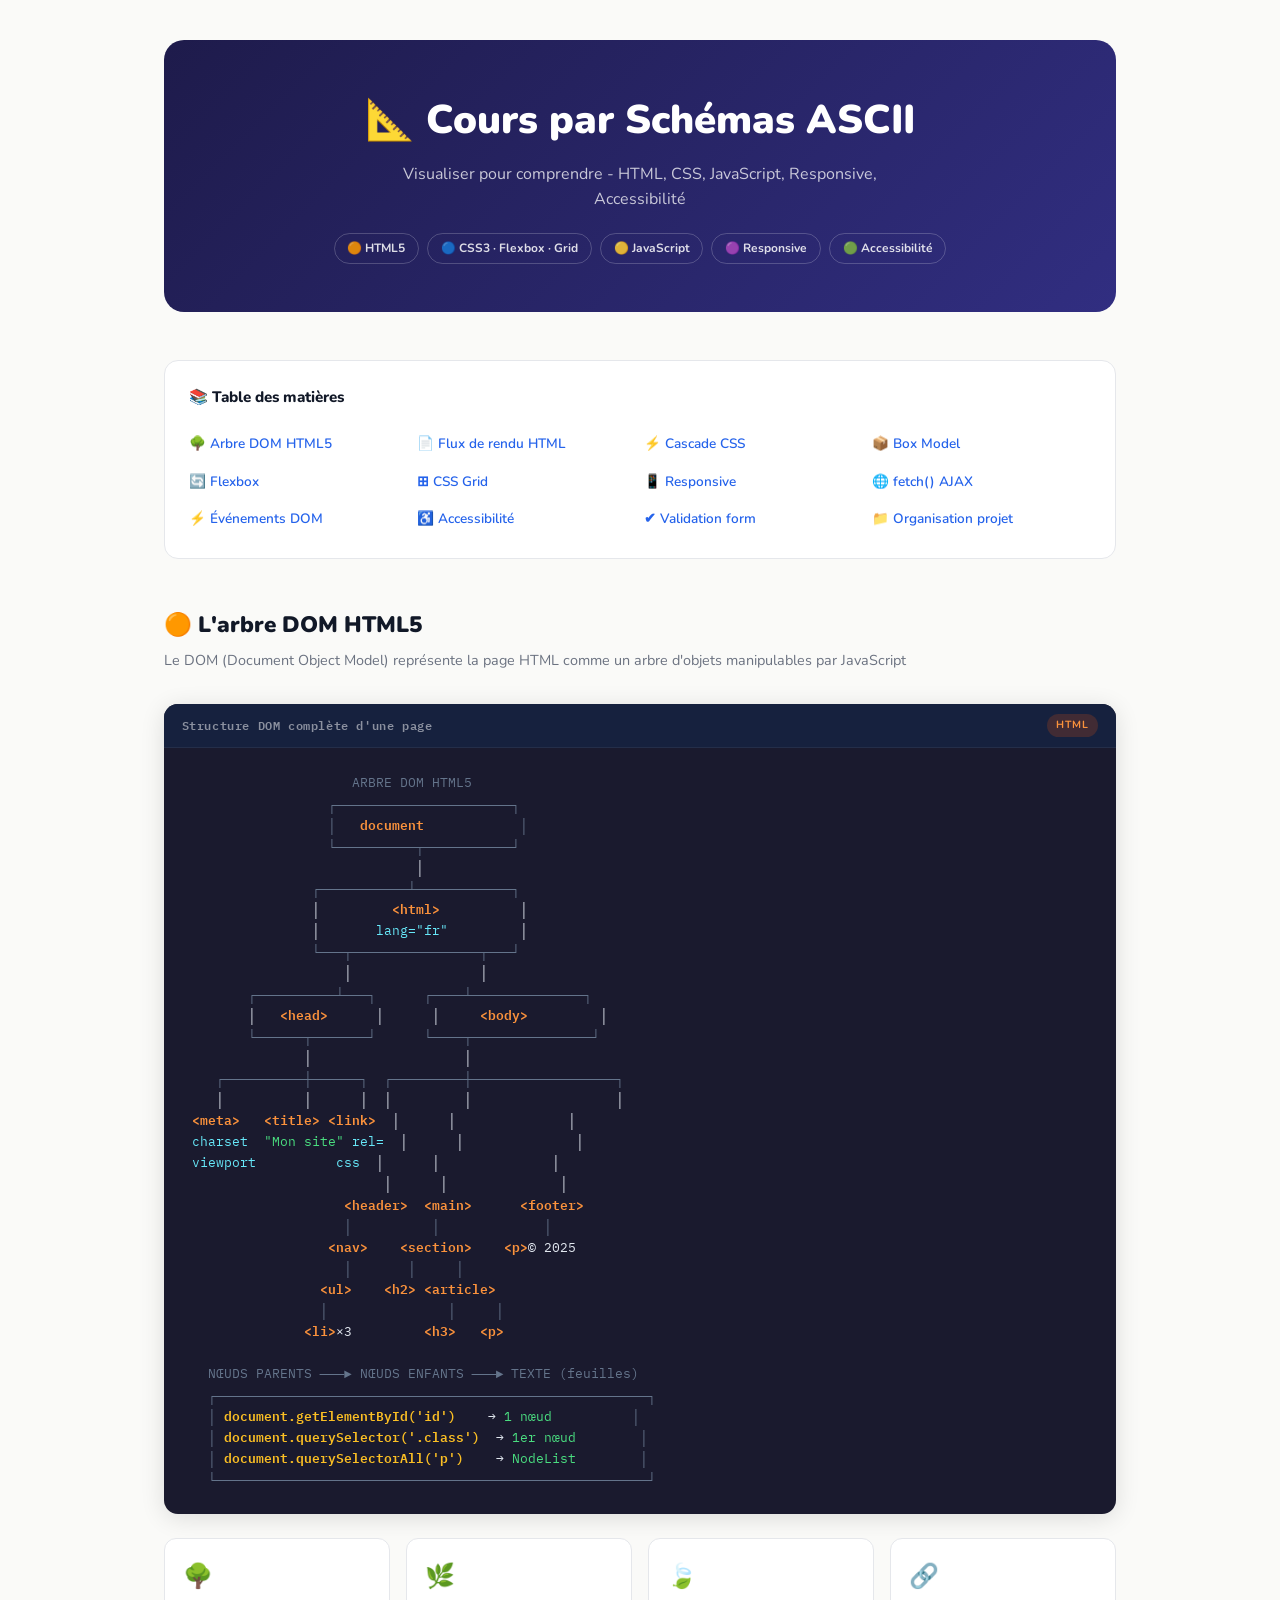
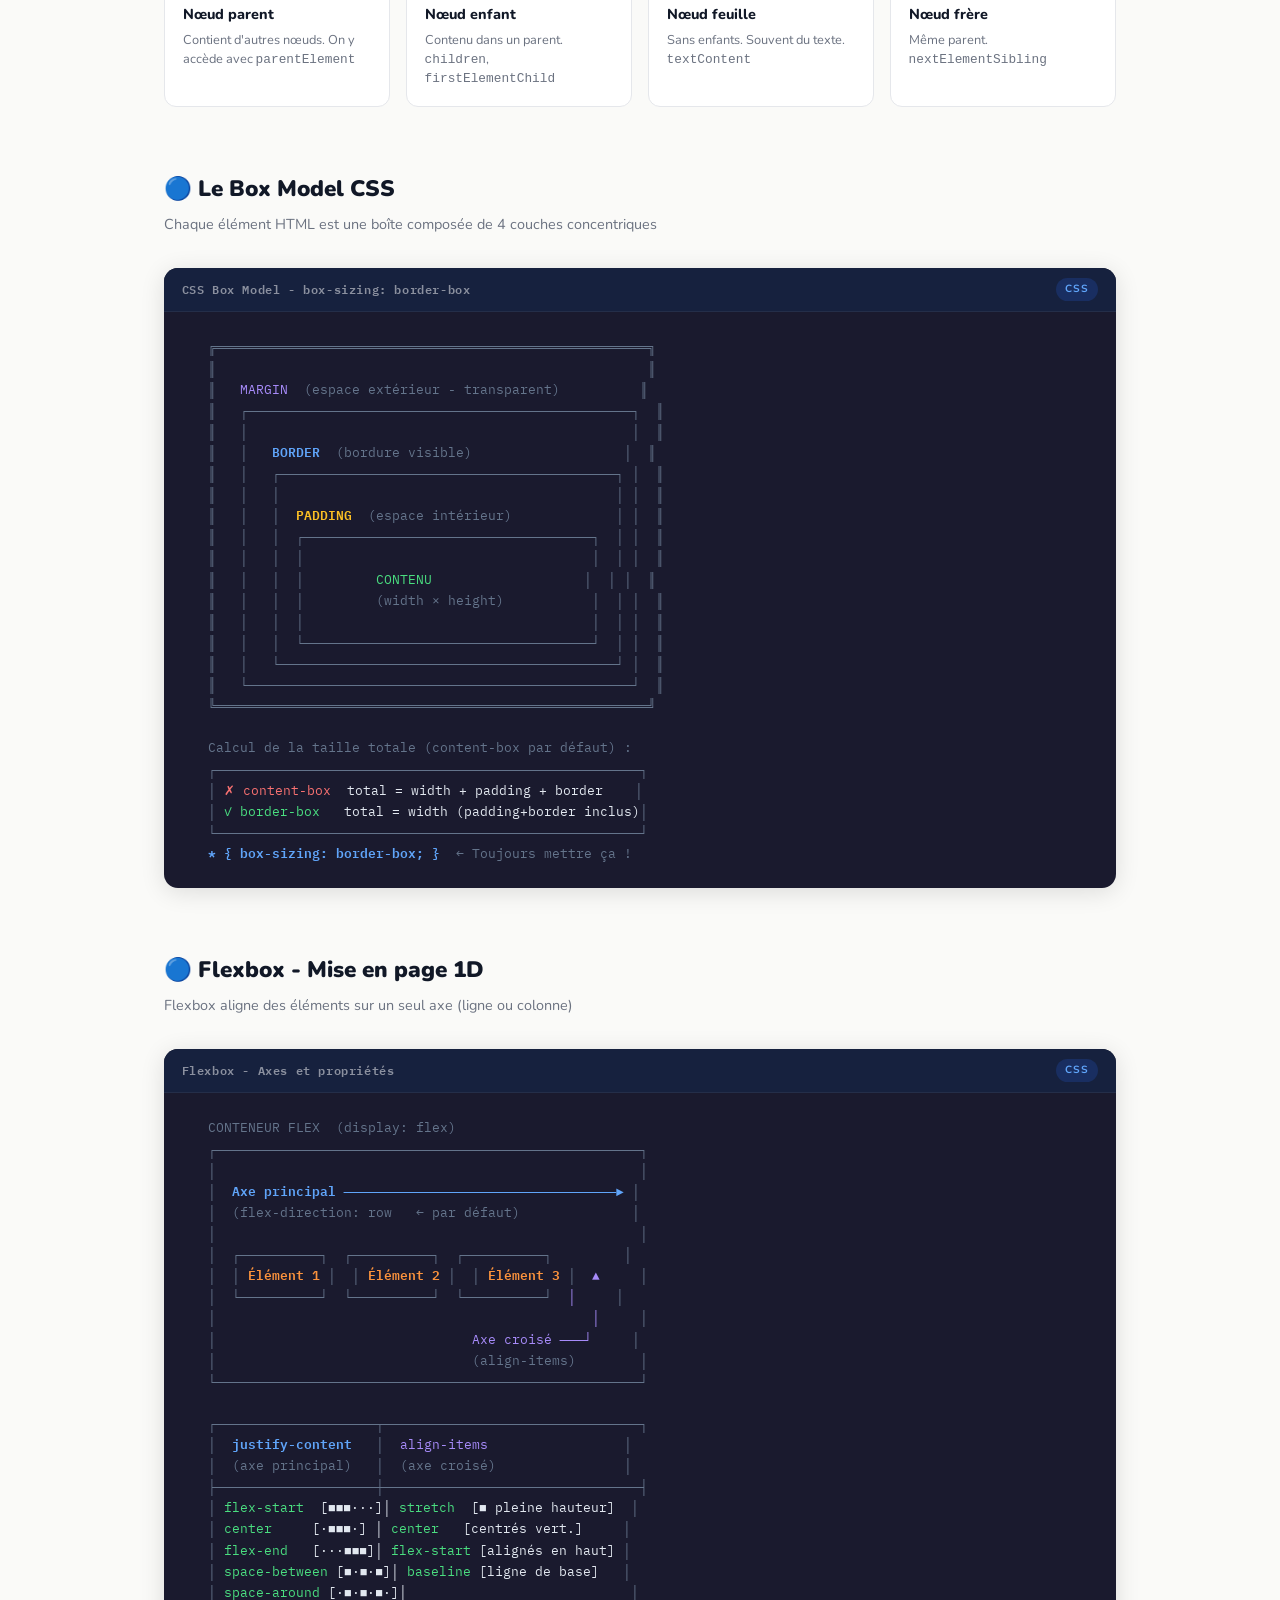
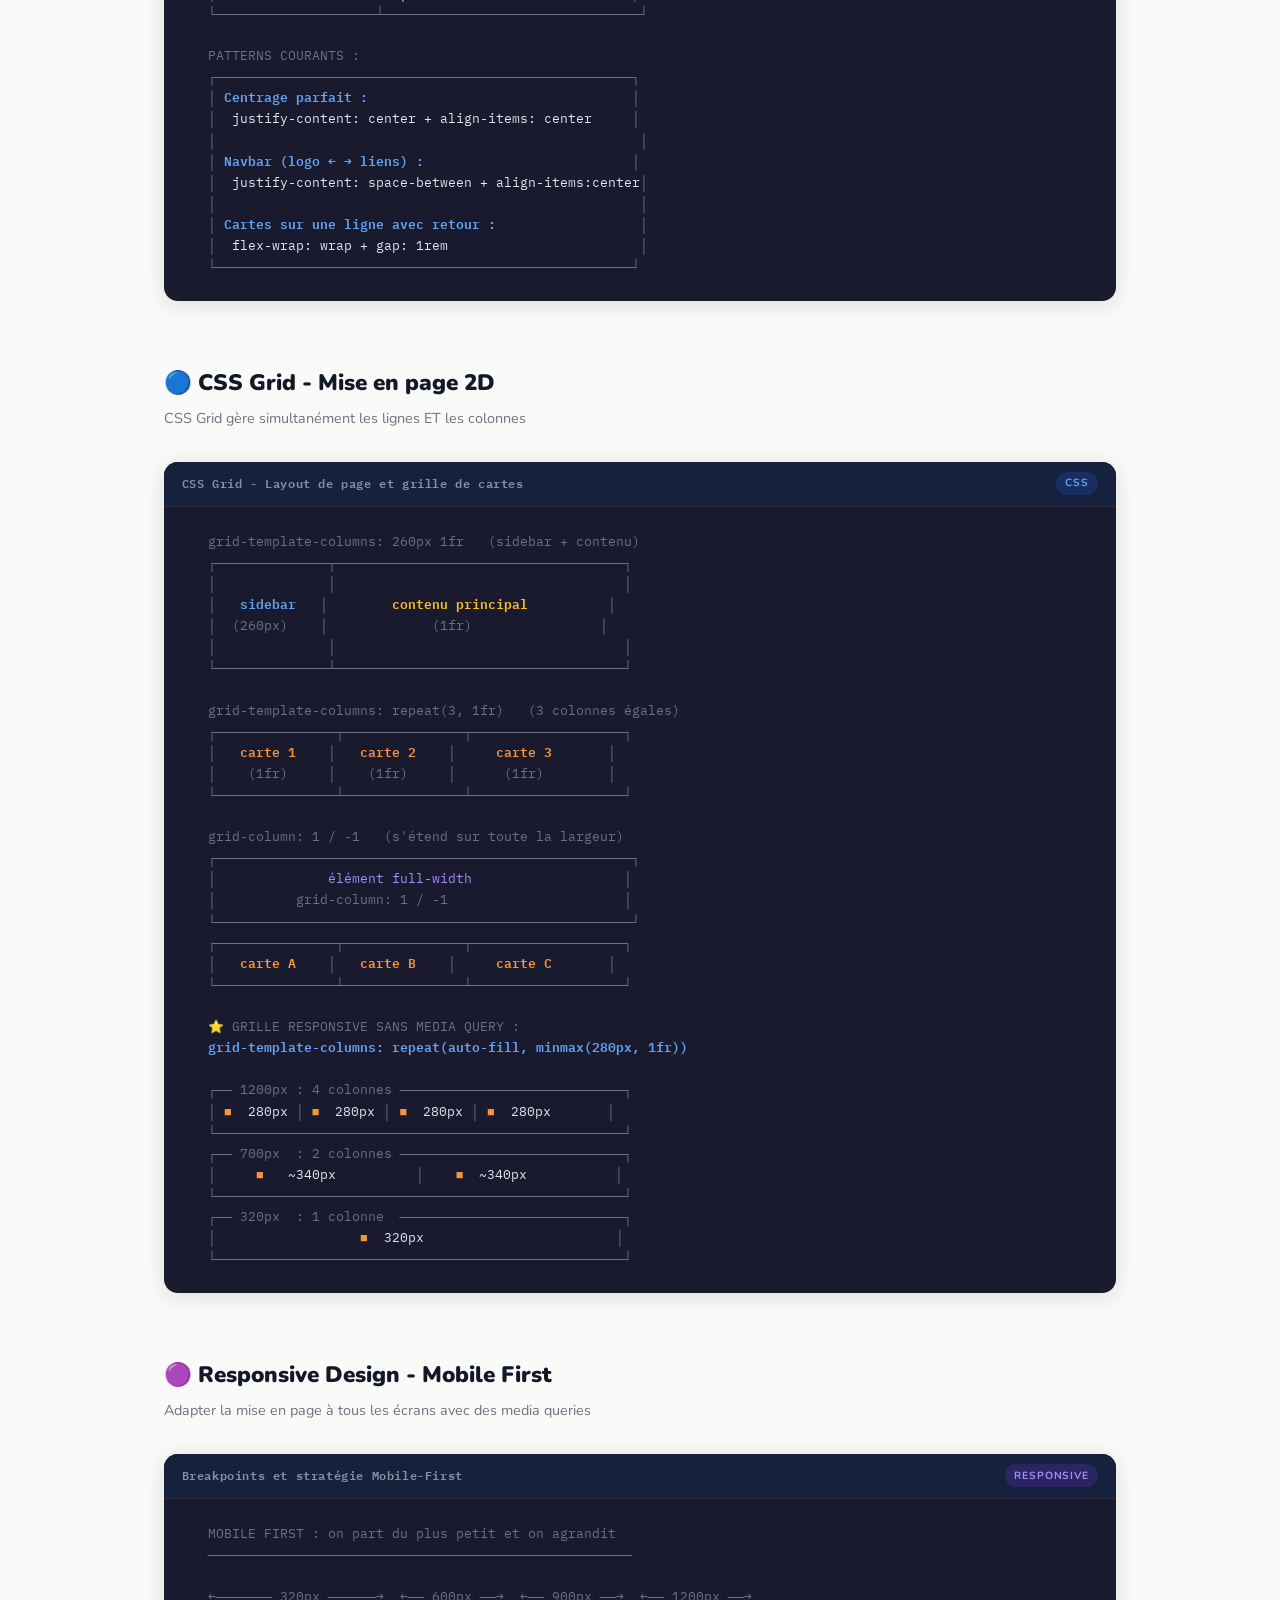
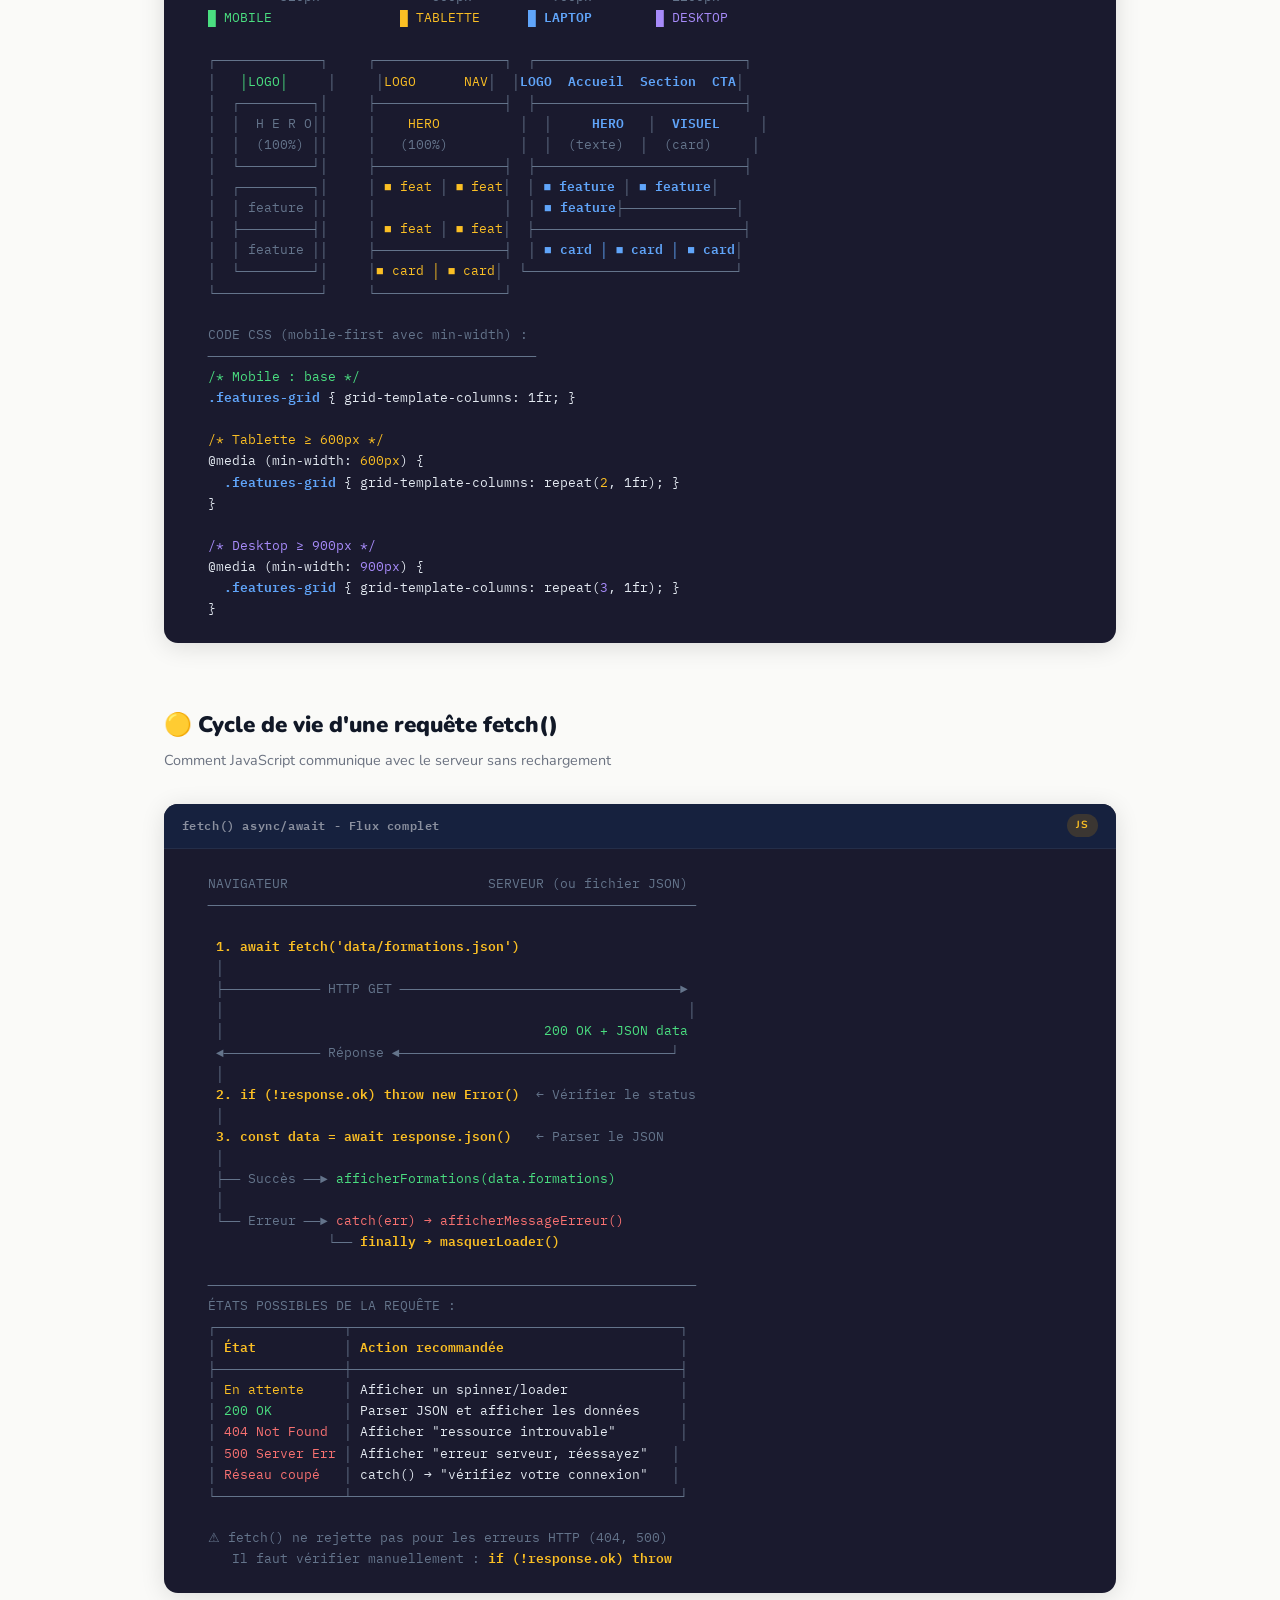
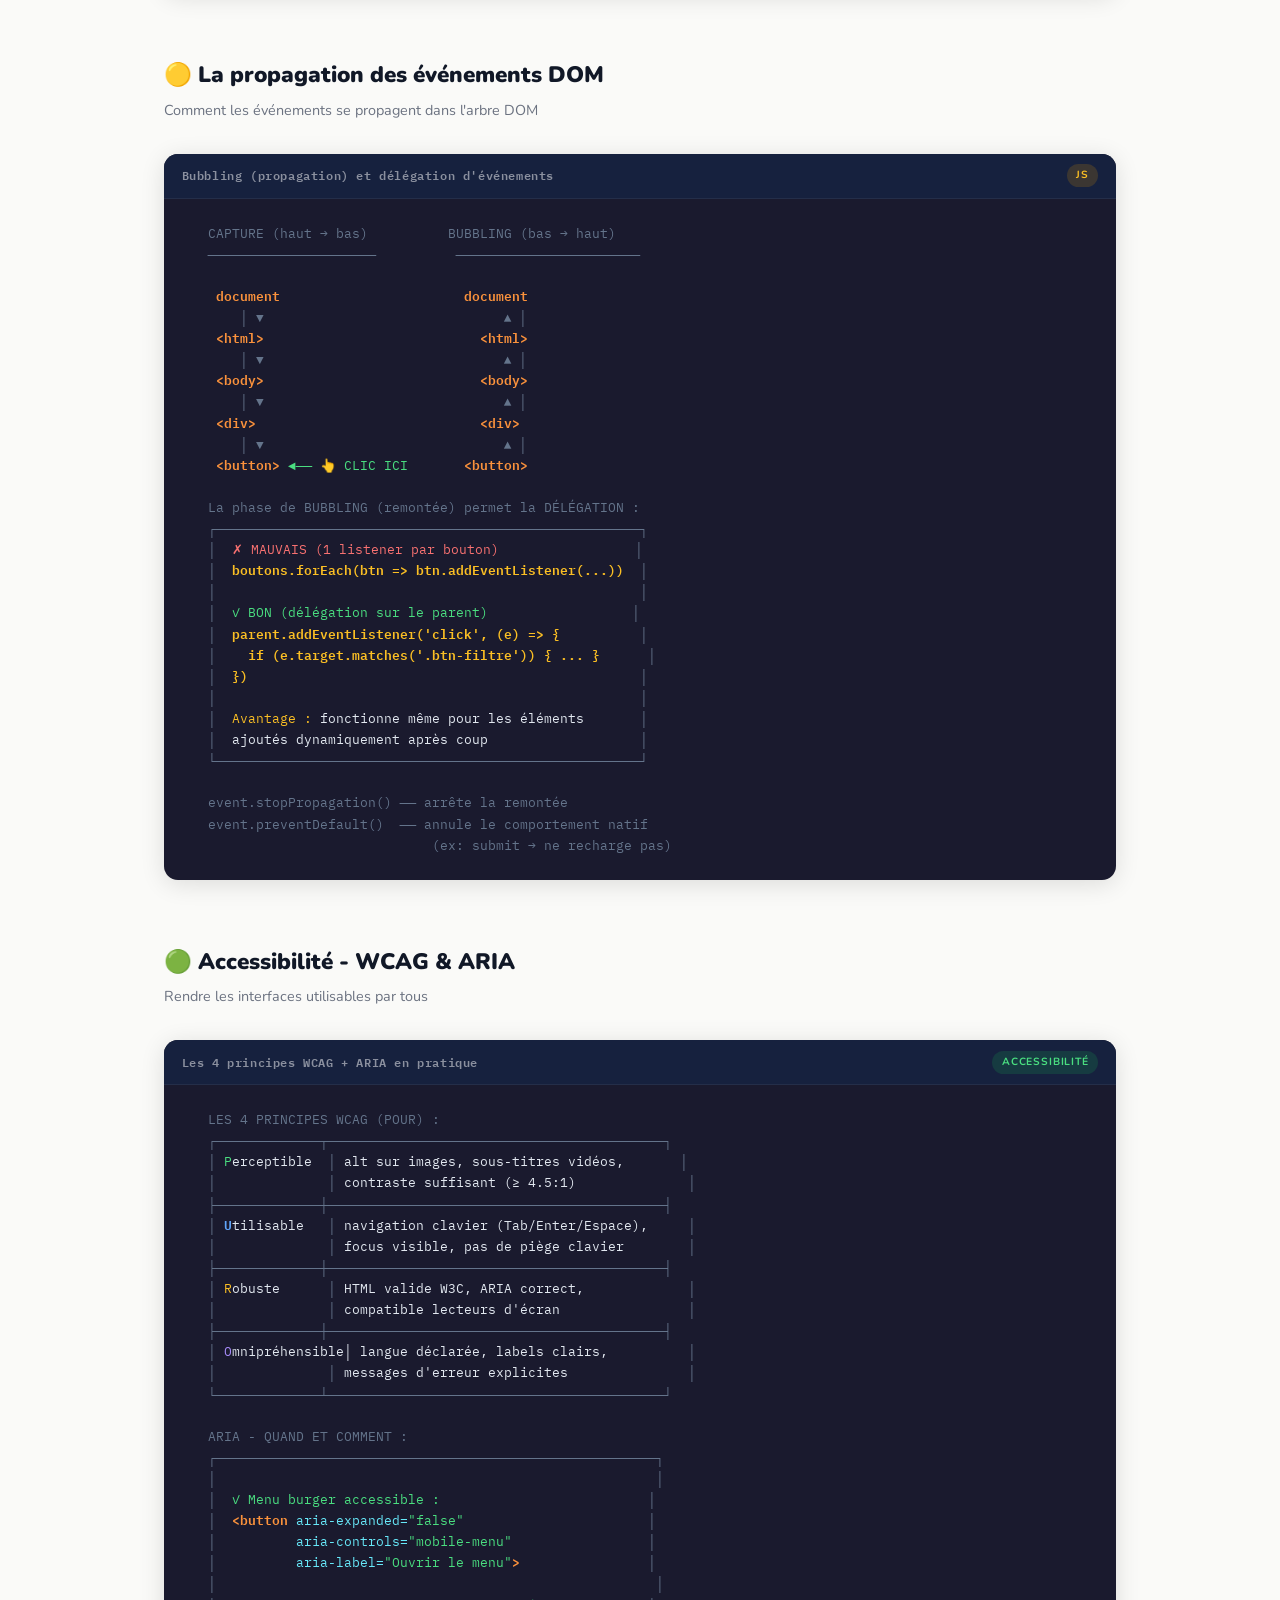
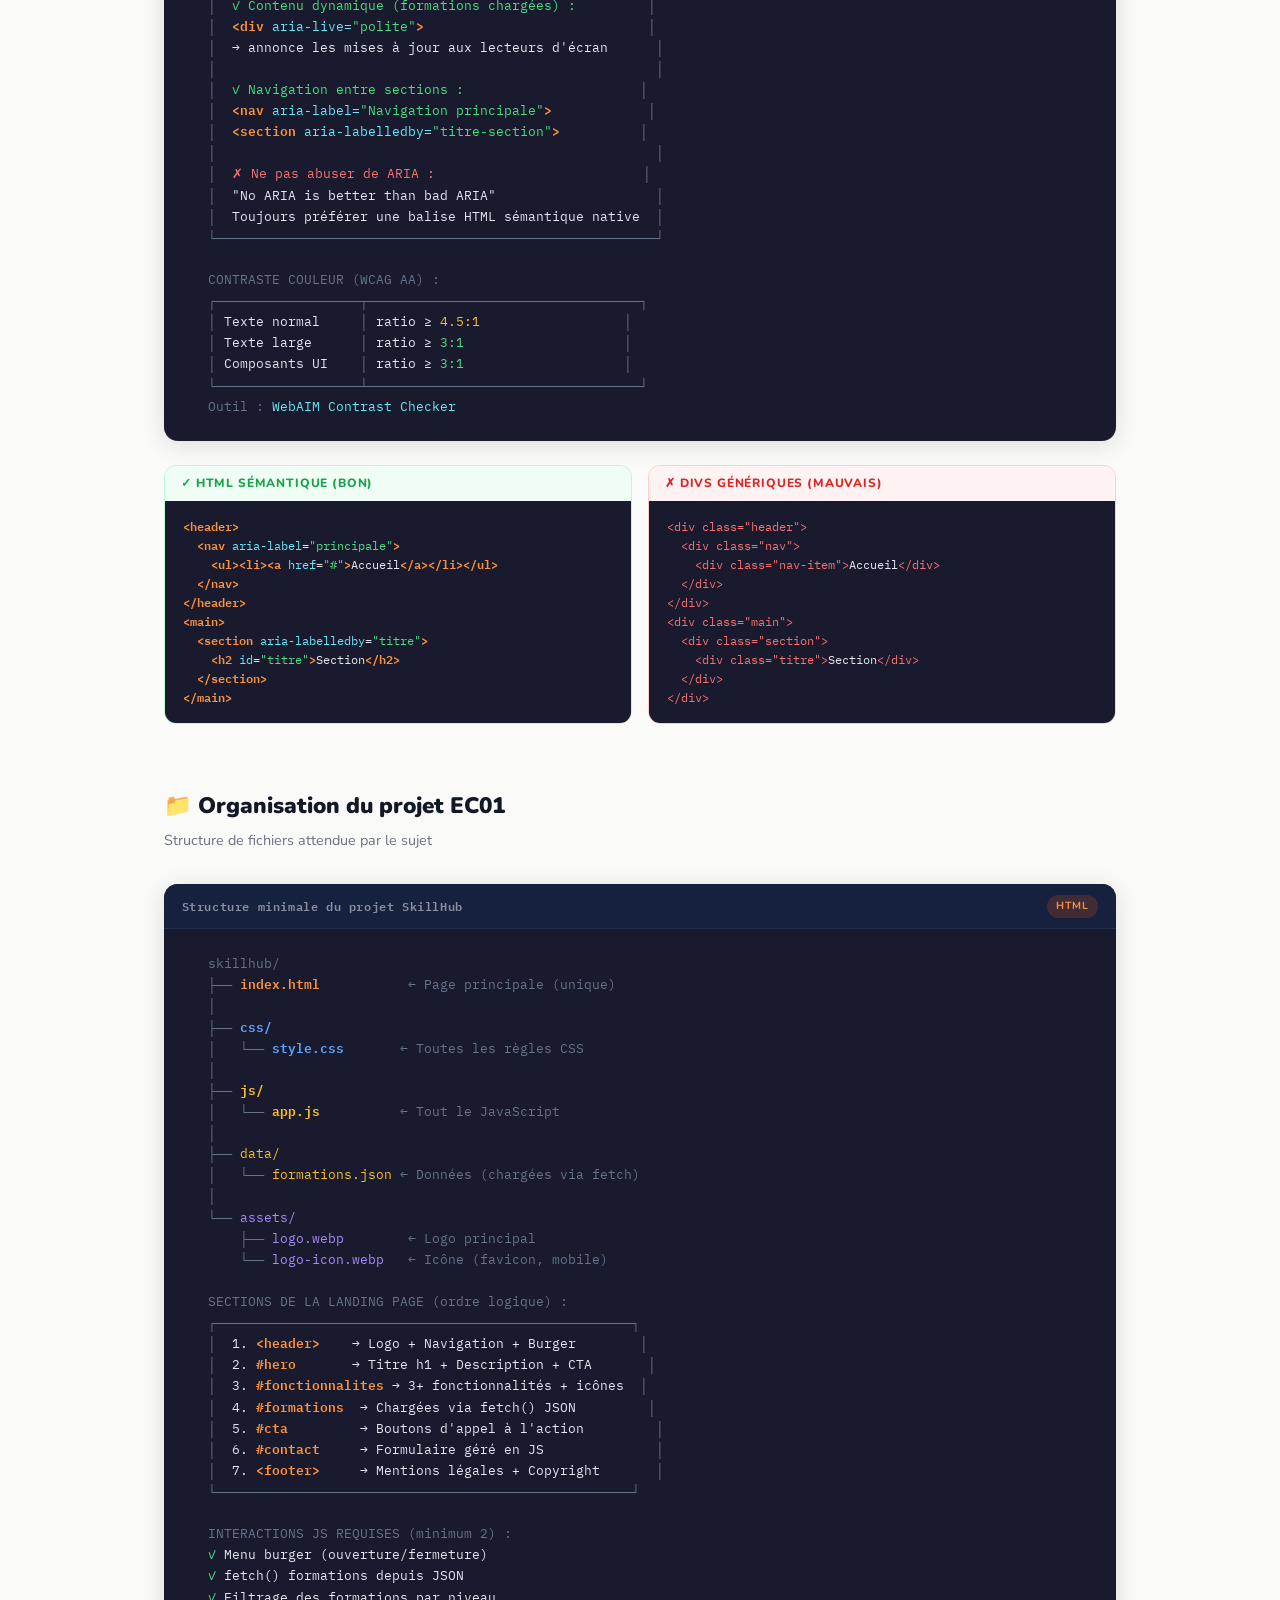
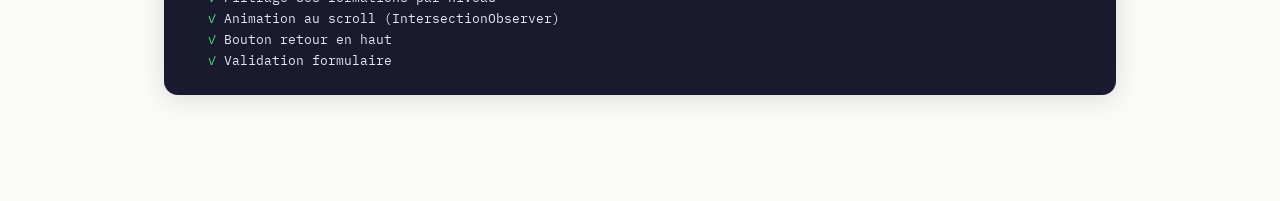
<file: cours-schemas-ascii.html>
<!DOCTYPE html>
<html lang="fr">
<head>
<meta charset="UTF-8"/>
<meta name="viewport" content="width=device-width,initial-scale=1.0"/>
<title>Cours Schémas - HTML · CSS · JS · Responsive</title>
<link rel="preconnect" href="https://fonts.googleapis.com"/>
<link href="https://fonts.googleapis.com/css2?family=IBM+Plex+Mono:wght@400;500;600&family=Nunito:wght@400;600;700;800;900&display=swap" rel="stylesheet"/>
<style>
:root{
  --bg:#fafaf8;--bg2:#ffffff;--bg3:#f3f4f6;
  --border:#e5e7eb;--border2:#d1d5db;
  --text:#111827;--text2:#374151;--text3:#6b7280;
  --blue:#2563eb;--blue-l:#eff6ff;--blue-b:#bfdbfe;
  --green:#16a34a;--green-l:#f0fdf4;--green-b:#bbf7d0;
  --orange:#ea580c;--orange-l:#fff7ed;--orange-b:#fed7aa;
  --purple:#7c3aed;--purple-l:#f5f3ff;--purple-b:#ddd6fe;
  --red:#dc2626;--red-l:#fef2f2;--red-b:#fecaca;
  --yellow:#ca8a04;--yellow-l:#fefce8;--yellow-b:#fef08a;
  --mono:'IBM Plex Mono',monospace;--font:'Nunito',sans-serif;
}
*,*::before,*::after{box-sizing:border-box;margin:0;padding:0}
html{scroll-behavior:smooth;font-size:16px}
body{font-family:var(--font);background:var(--bg);color:var(--text);line-height:1.6}

/* Layout */
.page{max-width:1000px;margin:0 auto;padding:2.5rem 1.5rem}

/* Hero */
.hero{text-align:center;padding:3rem 2rem;background:linear-gradient(135deg,#1e1b4b,#312e81);border-radius:20px;margin-bottom:3rem;color:white}
.hero h1{font-size:clamp(1.6rem,4vw,2.5rem);font-weight:900;margin-bottom:.6rem}
.hero p{color:rgba(255,255,255,.75);font-size:1rem;max-width:500px;margin:0 auto}
.hero-tags{display:flex;flex-wrap:wrap;gap:.5rem;justify-content:center;margin-top:1.25rem}
.htag{font-size:.75rem;font-weight:700;padding:.3rem .8rem;border-radius:50px;border:1px solid rgba(255,255,255,.2);color:rgba(255,255,255,.85)}

/* Sections */
.chapter{margin-bottom:4rem}
.chapter-head{margin-bottom:2rem}
.chapter-head h2{font-size:1.4rem;font-weight:900;display:flex;align-items:center;gap:.6rem;margin-bottom:.35rem}
.chapter-head p{color:var(--text3);font-size:.9rem}

/* Schema container */
.schema{background:#1a1a2e;border-radius:14px;overflow:hidden;margin:1.5rem 0;box-shadow:0 4px 24px rgba(0,0,0,.12)}
.schema-header{background:#16213e;padding:.65rem 1.1rem;display:flex;align-items:center;justify-content:space-between;border-bottom:1px solid rgba(255,255,255,.06)}
.schema-title{font-family:var(--mono);font-size:.75rem;font-weight:600;color:rgba(255,255,255,.5);letter-spacing:.05em}
.schema-tag{font-size:.65rem;font-weight:700;text-transform:uppercase;padding:.2rem .6rem;border-radius:50px;letter-spacing:.08em}
.tag-html{background:rgba(234,88,12,.2);color:#fb923c}
.tag-css{background:rgba(37,99,235,.2);color:#60a5fa}
.tag-js{background:rgba(202,138,4,.2);color:#fbbf24}
.tag-resp{background:rgba(124,58,237,.2);color:#a78bfa}
.tag-access{background:rgba(22,163,74,.2);color:#4ade80}
pre.ascii{
  font-family:var(--mono);
  font-size:.8rem;
  line-height:1.65;
  padding:1.5rem 1.75rem;
  color:#e2e8f0;
  overflow-x:auto;
  white-space:pre;
  background:transparent;
}
/* Coloration ASCII */
pre.ascii .h{color:#fb923c;font-weight:600}    /* html */
pre.ascii .c{color:#60a5fa;font-weight:600}    /* css */
pre.ascii .j{color:#fbbf24;font-weight:600}    /* js */
pre.ascii .g{color:#4ade80}                    /* green / ok */
pre.ascii .r{color:#f87171}                    /* red / bad */
pre.ascii .p{color:#a78bfa}                    /* purple */
pre.ascii .y{color:#fbbf24}                    /* yellow */
pre.ascii .w{color:#f1f5f9}                    /* white */
pre.ascii .d{color:#64748b}                    /* dim */
pre.ascii .a{color:#67e8f9}                    /* accent / cyan */

/* Légende */
.legend{display:flex;flex-wrap:wrap;gap:.5rem;padding:.9rem 1.1rem;border-top:1px solid rgba(255,255,255,.06);background:#16213e}
.leg-item{display:flex;align-items:center;gap:.35rem;font-family:var(--mono);font-size:.7rem;color:rgba(255,255,255,.5)}
.leg-dot{width:8px;height:8px;border-radius:50%}

/* Cards explicatives */
.expl-grid{display:grid;grid-template-columns:repeat(auto-fill,minmax(220px,1fr));gap:1rem;margin:1.25rem 0}
.expl-card{background:var(--bg2);border:1.5px solid var(--border);border-radius:12px;padding:1.1rem;transition:.2s}
.expl-card:hover{transform:translateY(-3px);box-shadow:0 6px 20px rgba(0,0,0,.06)}
.expl-icon{font-size:1.5rem;margin-bottom:.5rem}
.expl-title{font-weight:800;font-size:.9rem;color:var(--text);margin-bottom:.3rem}
.expl-desc{font-size:.8rem;color:var(--text3);line-height:1.5}
.expl-code{font-family:var(--mono);font-size:.72rem;background:var(--bg3);padding:.2rem .5rem;border-radius:4px;color:var(--orange);margin-top:.4rem;display:inline-block}

/* Comparaison Bon/Mauvais */
.good-bad{display:grid;grid-template-columns:1fr 1fr;gap:1rem;margin:1.5rem 0}
.gb-card{border-radius:12px;overflow:hidden;border:1.5px solid}
.gb-good{border-color:var(--green-b)}
.gb-bad{border-color:var(--red-b)}
.gb-head{padding:.5rem 1rem;font-size:.75rem;font-weight:800;text-transform:uppercase;letter-spacing:.07em}
.gb-good .gb-head{background:var(--green-l);color:var(--green)}
.gb-bad  .gb-head{background:var(--red-l);color:var(--red)}
.gb-card pre.ascii{padding:1rem 1.1rem;font-size:.72rem;background:#1a1a2e;color:#e2e8f0}

/* Règle d'or */
.rule-box{background:linear-gradient(135deg,var(--purple-l),var(--blue-l));border:2px solid var(--purple-b);border-radius:14px;padding:1.25rem 1.5rem;margin:1.25rem 0}
.rule-box h4{font-size:.85rem;font-weight:800;color:var(--purple);margin-bottom:.4rem;text-transform:uppercase;letter-spacing:.06em}
.rule-box p{font-size:.88rem;color:var(--text2)}
.rule-box code{font-family:var(--mono);background:rgba(124,58,237,.1);color:var(--purple);padding:.1em .35em;border-radius:3px;font-size:.85em}

/* Sommaire */
.toc{background:var(--bg2);border:1.5px solid var(--border);border-radius:14px;padding:1.5rem;margin-bottom:3rem;display:grid;grid-template-columns:repeat(auto-fill,minmax(200px,1fr));gap:.5rem}
.toc-title{font-weight:800;font-size:.95rem;margin-bottom:.75rem;grid-column:1/-1;color:var(--text)}
.toc a{font-size:.85rem;color:var(--blue);text-decoration:none;padding:.25rem 0;display:flex;align-items:center;gap:.4rem;font-weight:600}
.toc a:hover{text-decoration:underline}

@media(max-width:640px){
  .good-bad{grid-template-columns:1fr}
  pre.ascii{font-size:.68rem;padding:1rem}
}
</style>
</head>
<body>
<div class="page">

<div class="hero">
  <h1>📐 Cours par Schémas ASCII</h1>
  <p>Visualiser pour comprendre - HTML, CSS, JavaScript, Responsive, Accessibilité</p>
  <div class="hero-tags">
    <span class="htag">🟠 HTML5</span>
    <span class="htag">🔵 CSS3 · Flexbox · Grid</span>
    <span class="htag">🟡 JavaScript</span>
    <span class="htag">🟣 Responsive</span>
    <span class="htag">🟢 Accessibilité</span>
  </div>
</div>

<!-- SOMMAIRE -->
<div class="toc">
  <div class="toc-title">📚 Table des matières</div>
  <a href="#dom">🌳 Arbre DOM HTML5</a>
  <a href="#flux-html">📄 Flux de rendu HTML</a>
  <a href="#cascade-css">⚡ Cascade CSS</a>
  <a href="#box-model">📦 Box Model</a>
  <a href="#flexbox">🔄 Flexbox</a>
  <a href="#grid">⊞ CSS Grid</a>
  <a href="#responsive">📱 Responsive</a>
  <a href="#fetch">🌐 fetch() AJAX</a>
  <a href="#dom-events">⚡ Événements DOM</a>
  <a href="#accessibilite">♿ Accessibilité</a>
  <a href="#form-valid">✔ Validation form</a>
  <a href="#organisation">📁 Organisation projet</a>
</div>

<!-- ════════════════════════════════
     1. ARBRE DOM
════════════════════════════════ -->
<div class="chapter" id="dom">
  <div class="chapter-head">
    <h2>🟠 L'arbre DOM HTML5</h2>
    <p>Le DOM (Document Object Model) représente la page HTML comme un arbre d'objets manipulables par JavaScript</p>
  </div>

  <div class="schema">
    <div class="schema-header"><span class="schema-title">Structure DOM complète d'une page</span><span class="schema-tag tag-html">HTML</span></div>
    <pre class="ascii"><span class="d">                    ARBRE DOM HTML5</span>
<span class="d">                 ┌──────────────────────┐</span>
<span class="d">                 │</span>   <span class="h">document</span>            <span class="d">│</span>
<span class="d">                 └──────────┬───────────┘</span>
                            │
               <span class="d">┌───────────┴────────────┐</span>
               │         <span class="h">&lt;html&gt;</span>          │
               │       <span class="a">lang="fr"</span>         │
               <span class="d">└───┬────────────────┬───┘</span>
                   │                │
       <span class="d">┌──────────┴───┐      ┌────┴──────────────┐</span>
       │   <span class="h">&lt;head&gt;</span>      │      │     <span class="h">&lt;body&gt;</span>         │
       <span class="d">└──────┬───────┘</span>      <span class="d">└────┬───────────────┘</span>
              │                   │
   <span class="d">┌──────────┼──────┐  ┌─────────┼──────────────────┐</span>
   │          │      │  │         │                  │
<span class="h">&lt;meta&gt;</span>   <span class="h">&lt;title&gt;</span> <span class="h">&lt;link&gt;</span>  │      │              │
<span class="a">charset</span>  <span class="g">"Mon site"</span> <span class="a">rel=</span>  │      │              │
<span class="a">viewport</span>          <span class="a">css</span>  │      │              │
                        │      │              │
                   <span class="h">&lt;header&gt;</span>  <span class="h">&lt;main&gt;</span>      <span class="h">&lt;footer&gt;</span>
                   <span class="d">│</span>          <span class="d">│</span>             <span class="d">│</span>
                 <span class="h">&lt;nav&gt;</span>    <span class="h">&lt;section&gt;</span>    <span class="h">&lt;p&gt;</span>© 2025
                   <span class="d">│</span>       <span class="d">│</span>     <span class="d">│</span>
                <span class="h">&lt;ul&gt;</span>    <span class="h">&lt;h2&gt;</span> <span class="h">&lt;article&gt;</span>
                <span class="d">│</span>               <span class="d">│</span>     <span class="d">│</span>
              <span class="h">&lt;li&gt;</span>×3         <span class="h">&lt;h3&gt;</span>   <span class="h">&lt;p&gt;</span>

<span class="d">  NŒUDS PARENTS ───► NŒUDS ENFANTS ───► TEXTE (feuilles)</span>
<span class="d">  ┌──────────────────────────────────────────────────────┐</span>
<span class="d">  │</span> <span class="j">document.getElementById('id')</span>    → <span class="g">1 nœud</span>          <span class="d">│</span>
<span class="d">  │</span> <span class="j">document.querySelector('.class')</span>  → <span class="g">1er nœud</span>        <span class="d">│</span>
<span class="d">  │</span> <span class="j">document.querySelectorAll('p')</span>    → <span class="g">NodeList</span>        <span class="d">│</span>
<span class="d">  └──────────────────────────────────────────────────────┘</span></pre>
  </div>

  <div class="expl-grid">
    <div class="expl-card"><div class="expl-icon">🌳</div><div class="expl-title">Nœud parent</div><div class="expl-desc">Contient d'autres nœuds. On y accède avec <code>parentElement</code></div></div>
    <div class="expl-card"><div class="expl-icon">🌿</div><div class="expl-title">Nœud enfant</div><div class="expl-desc">Contenu dans un parent. <code>children</code>, <code>firstElementChild</code></div></div>
    <div class="expl-card"><div class="expl-icon">🍃</div><div class="expl-title">Nœud feuille</div><div class="expl-desc">Sans enfants. Souvent du texte. <code>textContent</code></div></div>
    <div class="expl-card"><div class="expl-icon">🔗</div><div class="expl-title">Nœud frère</div><div class="expl-desc">Même parent. <code>nextElementSibling</code></div></div>
  </div>
</div>

<!-- ════════════════════════════════
     2. BOX MODEL
════════════════════════════════ -->
<div class="chapter" id="box-model">
  <div class="chapter-head">
    <h2>🔵 Le Box Model CSS</h2>
    <p>Chaque élément HTML est une boîte composée de 4 couches concentriques</p>
  </div>

  <div class="schema">
    <div class="schema-header"><span class="schema-title">CSS Box Model - box-sizing: border-box</span><span class="schema-tag tag-css">CSS</span></div>
    <pre class="ascii"><span class="d">  ╔══════════════════════════════════════════════════════╗</span>
  <span class="d">║</span>                                                      <span class="d">║</span>
  <span class="d">║</span>   <span class="p">MARGIN</span>  <span class="d">(espace extérieur - transparent)</span>          <span class="d">║</span>
  <span class="d">║</span>   <span class="d">┌────────────────────────────────────────────────┐</span>  <span class="d">║</span>
  <span class="d">║</span>   <span class="d">│</span>                                                <span class="d">│</span>  <span class="d">║</span>
  <span class="d">║</span>   <span class="d">│</span>   <span class="c">BORDER</span>  <span class="d">(bordure visible)</span>                   <span class="d">│</span>  <span class="d">║</span>
  <span class="d">║</span>   <span class="d">│</span>   <span class="d">┌──────────────────────────────────────────┐</span> <span class="d">│</span>  <span class="d">║</span>
  <span class="d">║</span>   <span class="d">│</span>   <span class="d">│</span>                                          <span class="d">│</span> <span class="d">│</span>  <span class="d">║</span>
  <span class="d">║</span>   <span class="d">│</span>   <span class="d">│</span>  <span class="j">PADDING</span>  <span class="d">(espace intérieur)</span>             <span class="d">│</span> <span class="d">│</span>  <span class="d">║</span>
  <span class="d">║</span>   <span class="d">│</span>   <span class="d">│</span>  <span class="d">┌────────────────────────────────────┐</span>  <span class="d">│</span> <span class="d">│</span>  <span class="d">║</span>
  <span class="d">║</span>   <span class="d">│</span>   <span class="d">│</span>  <span class="d">│</span>                                    <span class="d">│</span>  <span class="d">│</span> <span class="d">│</span>  <span class="d">║</span>
  <span class="d">║</span>   <span class="d">│</span>   <span class="d">│</span>  <span class="d">│</span>         <span class="g">CONTENU</span>                   <span class="d">│</span>  <span class="d">│</span> <span class="d">│</span>  <span class="d">║</span>
  <span class="d">║</span>   <span class="d">│</span>   <span class="d">│</span>  <span class="d">│</span>         <span class="d">(width × height)</span>           <span class="d">│</span>  <span class="d">│</span> <span class="d">│</span>  <span class="d">║</span>
  <span class="d">║</span>   <span class="d">│</span>   <span class="d">│</span>  <span class="d">│</span>                                    <span class="d">│</span>  <span class="d">│</span> <span class="d">│</span>  <span class="d">║</span>
  <span class="d">║</span>   <span class="d">│</span>   <span class="d">│</span>  <span class="d">└────────────────────────────────────┘</span>  <span class="d">│</span> <span class="d">│</span>  <span class="d">║</span>
  <span class="d">║</span>   <span class="d">│</span>   <span class="d">└──────────────────────────────────────────┘</span> <span class="d">│</span>  <span class="d">║</span>
  <span class="d">║</span>   <span class="d">└────────────────────────────────────────────────┘</span>  <span class="d">║</span>
  <span class="d">╚══════════════════════════════════════════════════════╝</span>

<span class="d">  Calcul de la taille totale (content-box par défaut) :</span>
<span class="d">  ┌─────────────────────────────────────────────────────┐</span>
<span class="d">  │</span> <span class="r">✗ content-box</span>  total = width + padding + border    <span class="d">│</span>
<span class="d">  │</span> <span class="g">✓ border-box</span>   total = width (padding+border inclus)<span class="d">│</span>
<span class="d">  └─────────────────────────────────────────────────────┘</span>
  <span class="c">* { box-sizing: border-box; }</span>  <span class="d">← Toujours mettre ça !</span></pre>
  </div>
</div>

<!-- ════════════════════════════════
     3. FLEXBOX
════════════════════════════════ -->
<div class="chapter" id="flexbox">
  <div class="chapter-head">
    <h2>🔵 Flexbox - Mise en page 1D</h2>
    <p>Flexbox aligne des éléments sur un seul axe (ligne ou colonne)</p>
  </div>

  <div class="schema">
    <div class="schema-header"><span class="schema-title">Flexbox - Axes et propriétés</span><span class="schema-tag tag-css">CSS</span></div>
    <pre class="ascii"><span class="d">  CONTENEUR FLEX  (display: flex)</span>
<span class="d">  ┌─────────────────────────────────────────────────────┐</span>
<span class="d">  │</span>                                                     <span class="d">│</span>
<span class="d">  │</span>  <span class="c">Axe principal ──────────────────────────────────►</span> <span class="d">│</span>
<span class="d">  │</span>  <span class="d">(flex-direction: row   ← par défaut)</span>              <span class="d">│</span>
<span class="d">  │</span>                                                     <span class="d">│</span>
<span class="d">  │</span>  <span class="d">┌──────────┐  ┌──────────┐  ┌──────────┐</span>         <span class="d">│</span>
<span class="d">  │</span>  <span class="d">│</span> <span class="h">Élément 1</span> <span class="d">│  │</span> <span class="h">Élément 2</span> <span class="d">│  │</span> <span class="h">Élément 3</span> <span class="d">│</span>  <span class="p">▲</span>     <span class="d">│</span>
<span class="d">  │</span>  <span class="d">└──────────┘  └──────────┘  └──────────┘</span>  <span class="p">│</span>     <span class="d">│</span>
<span class="d">  │</span>                                               <span class="p">│</span>     <span class="d">│</span>
<span class="d">  │</span>                                <span class="p">Axe croisé ───┘</span>     <span class="d">│</span>
<span class="d">  │</span>                                <span class="d">(align-items)</span>        <span class="d">│</span>
<span class="d">  └─────────────────────────────────────────────────────┘</span>

<span class="d">  ┌────────────────────┬────────────────────────────────┐</span>
<span class="d">  │</span>  <span class="c">justify-content</span>   <span class="d">│</span>  <span class="p">align-items</span>                 <span class="d">│</span>
<span class="d">  │</span>  <span class="d">(axe principal)</span>   <span class="d">│</span>  <span class="d">(axe croisé)</span>                <span class="d">│</span>
<span class="d">  ├────────────────────┼────────────────────────────────┤</span>
<span class="d">  │</span> <span class="g">flex-start</span>  [■■■···]│ <span class="g">stretch</span>  [■ pleine hauteur]  <span class="d">│</span>
<span class="d">  │</span> <span class="g">center</span>     [·■■■·] │ <span class="g">center</span>   [centrés vert.]     <span class="d">│</span>
<span class="d">  │</span> <span class="g">flex-end</span>   [···■■■]│ <span class="g">flex-start</span> [alignés en haut] <span class="d">│</span>
<span class="d">  │</span> <span class="g">space-between</span> [■·■·■]│ <span class="g">baseline</span> [ligne de base]   <span class="d">│</span>
<span class="d">  │</span> <span class="g">space-around</span> [·■·■·■·]│                            <span class="d">│</span>
<span class="d">  └────────────────────┴────────────────────────────────┘</span>

<span class="d">  PATTERNS COURANTS :</span>
<span class="d">  ┌────────────────────────────────────────────────────┐</span>
  <span class="d">│</span> <span class="c">Centrage parfait :</span>                                 <span class="d">│</span>
  <span class="d">│</span>  justify-content: center + align-items: center     <span class="d">│</span>
  <span class="d">│</span>                                                     <span class="d">│</span>
  <span class="d">│</span> <span class="c">Navbar (logo ← → liens) :</span>                          <span class="d">│</span>
  <span class="d">│</span>  justify-content: space-between + align-items:center<span class="d">│</span>
  <span class="d">│</span>                                                     <span class="d">│</span>
  <span class="d">│</span> <span class="c">Cartes sur une ligne avec retour :</span>                  <span class="d">│</span>
  <span class="d">│</span>  flex-wrap: wrap + gap: 1rem                        <span class="d">│</span>
<span class="d">  └────────────────────────────────────────────────────┘</span></pre>
  </div>
</div>

<!-- ════════════════════════════════
     4. CSS GRID
════════════════════════════════ -->
<div class="chapter" id="grid">
  <div class="chapter-head">
    <h2>🔵 CSS Grid - Mise en page 2D</h2>
    <p>CSS Grid gère simultanément les lignes ET les colonnes</p>
  </div>

  <div class="schema">
    <div class="schema-header"><span class="schema-title">CSS Grid - Layout de page et grille de cartes</span><span class="schema-tag tag-css">CSS</span></div>
    <pre class="ascii"><span class="d">  grid-template-columns: 260px 1fr   (sidebar + contenu)</span>
<span class="d">  ┌──────────────┬────────────────────────────────────┐</span>
<span class="d">  │</span>              <span class="d">│</span>                                    <span class="d">│</span>
<span class="d">  │</span>   <span class="c">sidebar</span>   <span class="d">│</span>        <span class="j">contenu principal</span>          <span class="d">│</span>
<span class="d">  │</span>  <span class="d">(260px)</span>    <span class="d">│</span>             <span class="d">(1fr)</span>                <span class="d">│</span>
<span class="d">  │</span>              <span class="d">│</span>                                    <span class="d">│</span>
<span class="d">  └──────────────┴────────────────────────────────────┘</span>

<span class="d">  grid-template-columns: repeat(3, 1fr)   (3 colonnes égales)</span>
<span class="d">  ┌───────────────┬───────────────┬───────────────────┐</span>
<span class="d">  │</span>   <span class="h">carte 1</span>    <span class="d">│</span>   <span class="h">carte 2</span>    <span class="d">│</span>     <span class="h">carte 3</span>       <span class="d">│</span>
<span class="d">  │</span>    <span class="d">(1fr)</span>     <span class="d">│</span>    <span class="d">(1fr)</span>     <span class="d">│</span>      <span class="d">(1fr)</span>        <span class="d">│</span>
<span class="d">  └───────────────┴───────────────┴───────────────────┘</span>

<span class="d">  grid-column: 1 / -1   (s'étend sur toute la largeur)</span>
<span class="d">  ┌────────────────────────────────────────────────────┐</span>
<span class="d">  │</span>              <span class="p">élément full-width</span>                   <span class="d">│</span>
<span class="d">  │</span>          <span class="d">grid-column: 1 / -1</span>                      <span class="d">│</span>
<span class="d">  └────────────────────────────────────────────────────┘</span>
<span class="d">  ┌───────────────┬───────────────┬───────────────────┐</span>
<span class="d">  │</span>   <span class="h">carte A</span>    <span class="d">│</span>   <span class="h">carte B</span>    <span class="d">│</span>     <span class="h">carte C</span>       <span class="d">│</span>
<span class="d">  └───────────────┴───────────────┴───────────────────┘</span>

<span class="d">  ⭐ GRILLE RESPONSIVE SANS MEDIA QUERY :</span>
  <span class="c">grid-template-columns: repeat(auto-fill, minmax(280px, 1fr))</span>

<span class="d">  ┌── 1200px : 4 colonnes ────────────────────────────┐</span>
<span class="d">  │</span> <span class="h">■</span>  280px <span class="d">│</span> <span class="h">■</span>  280px <span class="d">│</span> <span class="h">■</span>  280px <span class="d">│</span> <span class="h">■</span>  280px       <span class="d">│</span>
<span class="d">  └───────────────────────────────────────────────────┘</span>
<span class="d">  ┌── 700px  : 2 colonnes ────────────────────────────┐</span>
<span class="d">  │</span>     <span class="h">■</span>   ~340px          <span class="d">│</span>    <span class="h">■</span>  ~340px           <span class="d">│</span>
<span class="d">  └───────────────────────────────────────────────────┘</span>
<span class="d">  ┌── 320px  : 1 colonne  ────────────────────────────┐</span>
<span class="d">  │</span>                  <span class="h">■</span>  320px                        <span class="d">│</span>
<span class="d">  └───────────────────────────────────────────────────┘</span></pre>
  </div>
</div>

<!-- ════════════════════════════════
     5. RESPONSIVE
════════════════════════════════ -->
<div class="chapter" id="responsive">
  <div class="chapter-head">
    <h2>🟣 Responsive Design - Mobile First</h2>
    <p>Adapter la mise en page à tous les écrans avec des media queries</p>
  </div>

  <div class="schema">
    <div class="schema-header"><span class="schema-title">Breakpoints et stratégie Mobile-First</span><span class="schema-tag tag-resp">Responsive</span></div>
    <pre class="ascii"><span class="d">  MOBILE FIRST : on part du plus petit et on agrandit</span>
<span class="d">  ─────────────────────────────────────────────────────</span>

<span class="d">  ←─────── 320px ──────→  ←── 600px ──→  ←── 900px ──→  ←── 1200px ──→</span>
  <span class="g">█ MOBILE</span>                <span class="y">█ TABLETTE</span>      <span class="c">█ LAPTOP</span>        <span class="p">█ DESKTOP</span>

<span class="d">  ┌─────────────┐     ┌────────────────┐  ┌──────────────────────────┐</span>
<span class="d">  │</span>   <span class="g">│LOGO│    </span> <span class="d">│</span>     <span class="d">│</span><span class="y">LOGO</span>      <span class="y">NAV</span><span class="d">│</span>  <span class="d">│</span><span class="c">LOGO</span>  <span class="c">Accueil  Section  CTA</span><span class="d">│</span>
<span class="d">  │  ┌─────────┐│</span>     <span class="d">├────────────────┤</span>  <span class="d">├──────────────────────────┤</span>
<span class="d">  │  │  H E R O││</span>     <span class="d">│</span>    <span class="y">HERO</span>          <span class="d">│</span>  <span class="d">│</span>     <span class="c">HERO</span>   <span class="d">│</span>  <span class="c">VISUEL</span>     <span class="d">│</span>
<span class="d">  │  │  (100%) ││</span>     <span class="d">│</span>   <span class="d">(100%)</span>         <span class="d">│</span>  <span class="d">│</span>  <span class="d">(texte)</span>  <span class="d">│</span>  <span class="d">(card)</span>     <span class="d">│</span>
<span class="d">  │  └─────────┘│</span>     <span class="d">├────────────────┤</span>  <span class="d">├──────────────────────────┤</span>
<span class="d">  │  ┌─────────┐│</span>     <span class="d">│</span> <span class="y">■ feat</span> <span class="d">│</span> <span class="y">■ feat</span><span class="d">│</span>  <span class="d">│</span> <span class="c">■ feature</span> <span class="d">│</span> <span class="c">■ feature</span><span class="d">│</span>
<span class="d">  │  │ feature ││</span>     <span class="d">│                │</span>  <span class="d">│</span> <span class="c">■ feature</span><span class="d">├──────────────</span><span class="d">│</span>
<span class="d">  │  ├─────────┤│</span>     <span class="d">│</span> <span class="y">■ feat</span> <span class="d">│</span> <span class="y">■ feat</span><span class="d">│</span>  <span class="d">├──────────────────────────┤</span>
<span class="d">  │  │ feature ││</span>     <span class="d">├────────────────┤</span>  <span class="d">│</span> <span class="c">■ card │ ■ card │ ■ card</span><span class="d">│</span>
<span class="d">  │  └─────────┘│</span>     <span class="d">│</span><span class="y">■ card │ ■ card</span><span class="d">│</span>  <span class="d">└──────────────────────────┘</span>
<span class="d">  └─────────────┘</span>     <span class="d">└────────────────┘</span>

<span class="d">  CODE CSS (mobile-first avec min-width) :</span>
<span class="d">  ─────────────────────────────────────────</span>
  <span class="g">/* Mobile : base */</span>
  <span class="c">.features-grid</span> { grid-template-columns: 1fr; }

  <span class="y">/* Tablette ≥ 600px */</span>
  @media (min-width: <span class="y">600px</span>) {
    <span class="c">.features-grid</span> { grid-template-columns: repeat(<span class="y">2</span>, 1fr); }
  }

  <span class="p">/* Desktop ≥ 900px */</span>
  @media (min-width: <span class="p">900px</span>) {
    <span class="c">.features-grid</span> { grid-template-columns: repeat(<span class="p">3</span>, 1fr); }
  }</pre>
  </div>
</div>

<!-- ════════════════════════════════
     6. FETCH AJAX
════════════════════════════════ -->
<div class="chapter" id="fetch">
  <div class="chapter-head">
    <h2>🟡 Cycle de vie d'une requête fetch()</h2>
    <p>Comment JavaScript communique avec le serveur sans rechargement</p>
  </div>

  <div class="schema">
    <div class="schema-header"><span class="schema-title">fetch() async/await - Flux complet</span><span class="schema-tag tag-js">JS</span></div>
    <pre class="ascii"><span class="d">  NAVIGATEUR                         SERVEUR (ou fichier JSON)</span>
<span class="d">  ─────────────────────────────────────────────────────────────</span>

   <span class="j">1. await fetch('data/formations.json')</span>
   <span class="d">│</span>
   <span class="d">├──────────── HTTP GET ───────────────────────────────────►</span>
   <span class="d">│</span>                                                          <span class="d">│</span>
   <span class="d">│</span>                                        <span class="g">200 OK + JSON data</span>
   <span class="d">◄──────────── Réponse ◄──────────────────────────────────┘</span>
   <span class="d">│</span>
   <span class="j">2. if (!response.ok) throw new Error()</span>  <span class="d">← Vérifier le status</span>
   <span class="d">│</span>
   <span class="j">3. const data = await response.json()</span>   <span class="d">← Parser le JSON</span>
   <span class="d">│</span>
   <span class="d">├── Succès ──► </span><span class="g">afficherFormations(data.formations)</span>
   <span class="d">│</span>
   <span class="d">└── Erreur ──► </span><span class="r">catch(err) → afficherMessageErreur()</span>
   <span class="d">              └── </span><span class="j">finally → masquerLoader()</span>

<span class="d">  ─────────────────────────────────────────────────────────────</span>
<span class="d">  ÉTATS POSSIBLES DE LA REQUÊTE :</span>
<span class="d">  ┌────────────────┬─────────────────────────────────────────┐</span>
<span class="d">  │</span> <span class="j">État</span>           <span class="d">│</span> <span class="j">Action recommandée</span>                      <span class="d">│</span>
<span class="d">  ├────────────────┼─────────────────────────────────────────┤</span>
<span class="d">  │</span> <span class="y">En attente</span>     <span class="d">│</span> Afficher un spinner/loader              <span class="d">│</span>
<span class="d">  │</span> <span class="g">200 OK</span>         <span class="d">│</span> Parser JSON et afficher les données     <span class="d">│</span>
<span class="d">  │</span> <span class="r">404 Not Found</span>  <span class="d">│</span> Afficher "ressource introuvable"        <span class="d">│</span>
<span class="d">  │</span> <span class="r">500 Server Err</span> <span class="d">│</span> Afficher "erreur serveur, réessayez"   <span class="d">│</span>
<span class="d">  │</span> <span class="r">Réseau coupé</span>   <span class="d">│</span> catch() → "vérifiez votre connexion"   <span class="d">│</span>
<span class="d">  └────────────────┴─────────────────────────────────────────┘</span>

<span class="d">  ⚠ fetch() ne rejette pas pour les erreurs HTTP (404, 500)</span>
<span class="d">     Il faut vérifier manuellement :</span> <span class="j">if (!response.ok) throw</span></pre>
  </div>
</div>

<!-- ════════════════════════════════
     7. ÉVÉNEMENTS DOM
════════════════════════════════ -->
<div class="chapter" id="dom-events">
  <div class="chapter-head">
    <h2>🟡 La propagation des événements DOM</h2>
    <p>Comment les événements se propagent dans l'arbre DOM</p>
  </div>

  <div class="schema">
    <div class="schema-header"><span class="schema-title">Bubbling (propagation) et délégation d'événements</span><span class="schema-tag tag-js">JS</span></div>
    <pre class="ascii"><span class="d">  CAPTURE (haut → bas)          BUBBLING (bas → haut)</span>
<span class="d">  ─────────────────────          ───────────────────────</span>

   <span class="h">document</span>                       <span class="h">document</span>
      <span class="d">│ ▼</span>                              <span class="d">▲ │</span>
   <span class="h">&lt;html&gt;</span>                           <span class="h">&lt;html&gt;</span>
      <span class="d">│ ▼</span>                              <span class="d">▲ │</span>
   <span class="h">&lt;body&gt;</span>                           <span class="h">&lt;body&gt;</span>
      <span class="d">│ ▼</span>                              <span class="d">▲ │</span>
   <span class="h">&lt;div&gt;</span>                            <span class="h">&lt;div&gt;</span>
      <span class="d">│ ▼</span>                              <span class="d">▲ │</span>
   <span class="h">&lt;button&gt;</span> <span class="g">◄── 👆 CLIC ICI</span>       <span class="h">&lt;button&gt;</span>

<span class="d">  La phase de BUBBLING (remontée) permet la DÉLÉGATION :</span>
<span class="d">  ┌─────────────────────────────────────────────────────┐</span>
<span class="d">  │</span>  <span class="r">✗ MAUVAIS (1 listener par bouton)</span>                 <span class="d">│</span>
<span class="d">  │</span>  <span class="j">boutons.forEach(btn => btn.addEventListener(...))</span>  <span class="d">│</span>
<span class="d">  │</span>                                                     <span class="d">│</span>
<span class="d">  │</span>  <span class="g">✓ BON (délégation sur le parent)</span>                  <span class="d">│</span>
<span class="d">  │</span>  <span class="j">parent.addEventListener('click', (e) => {</span>          <span class="d">│</span>
<span class="d">  │</span>  <span class="j">  if (e.target.matches('.btn-filtre')) { ... }</span>      <span class="d">│</span>
<span class="d">  │</span>  <span class="j">})</span>                                                 <span class="d">│</span>
<span class="d">  │</span>                                                     <span class="d">│</span>
<span class="d">  │</span>  <span class="y">Avantage :</span> fonctionne même pour les éléments       <span class="d">│</span>
<span class="d">  │</span>  ajoutés dynamiquement après coup                   <span class="d">│</span>
<span class="d">  └─────────────────────────────────────────────────────┘</span>

<span class="d">  event.stopPropagation() ── arrête la remontée</span>
<span class="d">  event.preventDefault()  ── annule le comportement natif</span>
<span class="d">                              (ex: submit → ne recharge pas)</span></pre>
  </div>
</div>

<!-- ════════════════════════════════
     8. ACCESSIBILITÉ
════════════════════════════════ -->
<div class="chapter" id="accessibilite">
  <div class="chapter-head">
    <h2>🟢 Accessibilité - WCAG & ARIA</h2>
    <p>Rendre les interfaces utilisables par tous</p>
  </div>

  <div class="schema">
    <div class="schema-header"><span class="schema-title">Les 4 principes WCAG + ARIA en pratique</span><span class="schema-tag tag-access">Accessibilité</span></div>
    <pre class="ascii"><span class="d">  LES 4 PRINCIPES WCAG (POUR) :</span>
<span class="d">  ┌─────────────┬──────────────────────────────────────────┐</span>
<span class="d">  │</span> <span class="g">P</span>erceptible  <span class="d">│</span> alt sur images, sous-titres vidéos,       <span class="d">│</span>
<span class="d">  │</span>              <span class="d">│</span> contraste suffisant (≥ 4.5:1)              <span class="d">│</span>
<span class="d">  ├─────────────┼──────────────────────────────────────────┤</span>
<span class="d">  │</span> <span class="c">U</span>tilisable   <span class="d">│</span> navigation clavier (Tab/Enter/Espace),     <span class="d">│</span>
<span class="d">  │</span>              <span class="d">│</span> focus visible, pas de piège clavier        <span class="d">│</span>
<span class="d">  ├─────────────┼──────────────────────────────────────────┤</span>
<span class="d">  │</span> <span class="y">R</span>obuste      <span class="d">│</span> HTML valide W3C, ARIA correct,             <span class="d">│</span>
<span class="d">  │</span>              <span class="d">│</span> compatible lecteurs d'écran                <span class="d">│</span>
<span class="d">  ├─────────────┼──────────────────────────────────────────┤</span>
<span class="d">  │</span> <span class="p">O</span>mnipréhensible│ langue déclarée, labels clairs,          <span class="d">│</span>
<span class="d">  │</span>              <span class="d">│</span> messages d'erreur explicites               <span class="d">│</span>
<span class="d">  └─────────────┴──────────────────────────────────────────┘</span>

<span class="d">  ARIA - QUAND ET COMMENT :</span>
<span class="d">  ┌───────────────────────────────────────────────────────┐</span>
<span class="d">  │</span>                                                       <span class="d">│</span>
<span class="d">  │</span>  <span class="g">✓ Menu burger accessible :</span>                          <span class="d">│</span>
<span class="d">  │</span>  <span class="h">&lt;button</span> <span class="a">aria-expanded=</span><span class="g">"false"</span>                       <span class="d">│</span>
<span class="d">  │</span>          <span class="a">aria-controls=</span><span class="g">"mobile-menu"</span>                 <span class="d">│</span>
<span class="d">  │</span>          <span class="a">aria-label=</span><span class="g">"Ouvrir le menu"</span><span class="h">&gt;</span>                <span class="d">│</span>
<span class="d">  │</span>                                                       <span class="d">│</span>
<span class="d">  │</span>  <span class="g">✓ Contenu dynamique (formations chargées) :</span>         <span class="d">│</span>
<span class="d">  │</span>  <span class="h">&lt;div</span> <span class="a">aria-live=</span><span class="g">"polite"</span><span class="h">&gt;</span>                            <span class="d">│</span>
<span class="d">  │</span>  → annonce les mises à jour aux lecteurs d'écran      <span class="d">│</span>
<span class="d">  │</span>                                                       <span class="d">│</span>
<span class="d">  │</span>  <span class="g">✓ Navigation entre sections :</span>                      <span class="d">│</span>
<span class="d">  │</span>  <span class="h">&lt;nav</span> <span class="a">aria-label=</span><span class="g">"Navigation principale"</span><span class="h">&gt;</span>            <span class="d">│</span>
<span class="d">  │</span>  <span class="h">&lt;section</span> <span class="a">aria-labelledby=</span><span class="g">"titre-section"</span><span class="h">&gt;</span>          <span class="d">│</span>
<span class="d">  │</span>                                                       <span class="d">│</span>
<span class="d">  │</span>  <span class="r">✗ Ne pas abuser de ARIA :</span>                          <span class="d">│</span>
<span class="d">  │</span>  "No ARIA is better than bad ARIA"                    <span class="d">│</span>
<span class="d">  │</span>  Toujours préférer une balise HTML sémantique native  <span class="d">│</span>
<span class="d">  └───────────────────────────────────────────────────────┘</span>

<span class="d">  CONTRASTE COULEUR (WCAG AA) :</span>
<span class="d">  ┌──────────────────┬──────────────────────────────────┐</span>
<span class="d">  │</span> Texte normal     <span class="d">│</span> ratio ≥ <span class="y">4.5:1</span>                  <span class="d">│</span>
<span class="d">  │</span> Texte large      <span class="d">│</span> ratio ≥ <span class="g">3:1</span>                    <span class="d">│</span>
<span class="d">  │</span> Composants UI    <span class="d">│</span> ratio ≥ <span class="g">3:1</span>                    <span class="d">│</span>
<span class="d">  └──────────────────┴──────────────────────────────────┘</span>
  <span class="d">Outil :</span> <span class="a">WebAIM Contrast Checker</span></pre>
  </div>

  <div class="good-bad">
    <div class="gb-card gb-good">
      <div class="gb-head">✓ HTML Sémantique (bon)</div>
      <pre class="ascii"><span class="h">&lt;header&gt;</span>
  <span class="h">&lt;nav</span> <span class="a">aria-label</span>=<span class="g">"principale"</span><span class="h">&gt;</span>
    <span class="h">&lt;ul&gt;&lt;li&gt;&lt;a</span> <span class="a">href</span>=<span class="g">"#"</span><span class="h">&gt;</span>Accueil<span class="h">&lt;/a&gt;&lt;/li&gt;&lt;/ul&gt;</span>
  <span class="h">&lt;/nav&gt;</span>
<span class="h">&lt;/header&gt;</span>
<span class="h">&lt;main&gt;</span>
  <span class="h">&lt;section</span> <span class="a">aria-labelledby</span>=<span class="g">"titre"</span><span class="h">&gt;</span>
    <span class="h">&lt;h2</span> <span class="a">id</span>=<span class="g">"titre"</span><span class="h">&gt;</span>Section<span class="h">&lt;/h2&gt;</span>
  <span class="h">&lt;/section&gt;</span>
<span class="h">&lt;/main&gt;</span></pre>
    </div>
    <div class="gb-card gb-bad">
      <div class="gb-head">✗ Divs génériques (mauvais)</div>
      <pre class="ascii"><span class="r">&lt;div class="header"&gt;</span>
  <span class="r">&lt;div class="nav"&gt;</span>
    <span class="r">&lt;div class="nav-item"&gt;</span>Accueil<span class="r">&lt;/div&gt;</span>
  <span class="r">&lt;/div&gt;</span>
<span class="r">&lt;/div&gt;</span>
<span class="r">&lt;div class="main"&gt;</span>
  <span class="r">&lt;div class="section"&gt;</span>
    <span class="r">&lt;div class="titre"&gt;</span>Section<span class="r">&lt;/div&gt;</span>
  <span class="r">&lt;/div&gt;</span>
<span class="r">&lt;/div&gt;</span></pre>
    </div>
  </div>
</div>

<!-- ════════════════════════════════
     9. ORGANISATION PROJET
════════════════════════════════ -->
<div class="chapter" id="organisation">
  <div class="chapter-head">
    <h2>📁 Organisation du projet EC01</h2>
    <p>Structure de fichiers attendue par le sujet</p>
  </div>

  <div class="schema">
    <div class="schema-header"><span class="schema-title">Structure minimale du projet SkillHub</span><span class="schema-tag tag-html">HTML</span></div>
    <pre class="ascii"><span class="d">  skillhub/</span>
  <span class="d">├──</span> <span class="h">index.html</span>           <span class="d">← Page principale (unique)</span>
  <span class="d">│</span>
  <span class="d">├──</span> <span class="c">css/</span>
  <span class="d">│   └──</span> <span class="c">style.css</span>       <span class="d">← Toutes les règles CSS</span>
  <span class="d">│</span>
  <span class="d">├──</span> <span class="j">js/</span>
  <span class="d">│   └──</span> <span class="j">app.js</span>          <span class="d">← Tout le JavaScript</span>
  <span class="d">│</span>
  <span class="d">├──</span> <span class="y">data/</span>
  <span class="d">│   └──</span> <span class="y">formations.json</span> <span class="d">← Données (chargées via fetch)</span>
  <span class="d">│</span>
  <span class="d">└──</span> <span class="p">assets/</span>
      <span class="d">├──</span> <span class="p">logo.webp</span>        <span class="d">← Logo principal</span>
      <span class="d">└──</span> <span class="p">logo-icon.webp</span>   <span class="d">← Icône (favicon, mobile)</span>

<span class="d">  SECTIONS DE LA LANDING PAGE (ordre logique) :</span>
<span class="d">  ┌────────────────────────────────────────────────────┐</span>
<span class="d">  │</span>  1. <span class="h">&lt;header&gt;</span>    → Logo + Navigation + Burger        <span class="d">│</span>
<span class="d">  │</span>  2. <span class="h">#hero</span>       → Titre h1 + Description + CTA       <span class="d">│</span>
<span class="d">  │</span>  3. <span class="h">#fonctionnalites</span> → 3+ fonctionnalités + icônes  <span class="d">│</span>
<span class="d">  │</span>  4. <span class="h">#formations</span>  → Chargées via fetch() JSON         <span class="d">│</span>
<span class="d">  │</span>  5. <span class="h">#cta</span>         → Boutons d'appel à l'action         <span class="d">│</span>
<span class="d">  │</span>  6. <span class="h">#contact</span>     → Formulaire géré en JS              <span class="d">│</span>
<span class="d">  │</span>  7. <span class="h">&lt;footer&gt;</span>     → Mentions légales + Copyright       <span class="d">│</span>
<span class="d">  └────────────────────────────────────────────────────┘</span>

<span class="d">  INTERACTIONS JS REQUISES (minimum 2) :</span>
  <span class="g">✓</span> Menu burger (ouverture/fermeture)
  <span class="g">✓</span> fetch() formations depuis JSON
  <span class="g">✓</span> Filtrage des formations par niveau
  <span class="g">✓</span> Animation au scroll (IntersectionObserver)
  <span class="g">✓</span> Bouton retour en haut
  <span class="g">✓</span> Validation formulaire</pre>
  </div>
</div>

</div><!-- /.page -->
</body>
</html>
</file>
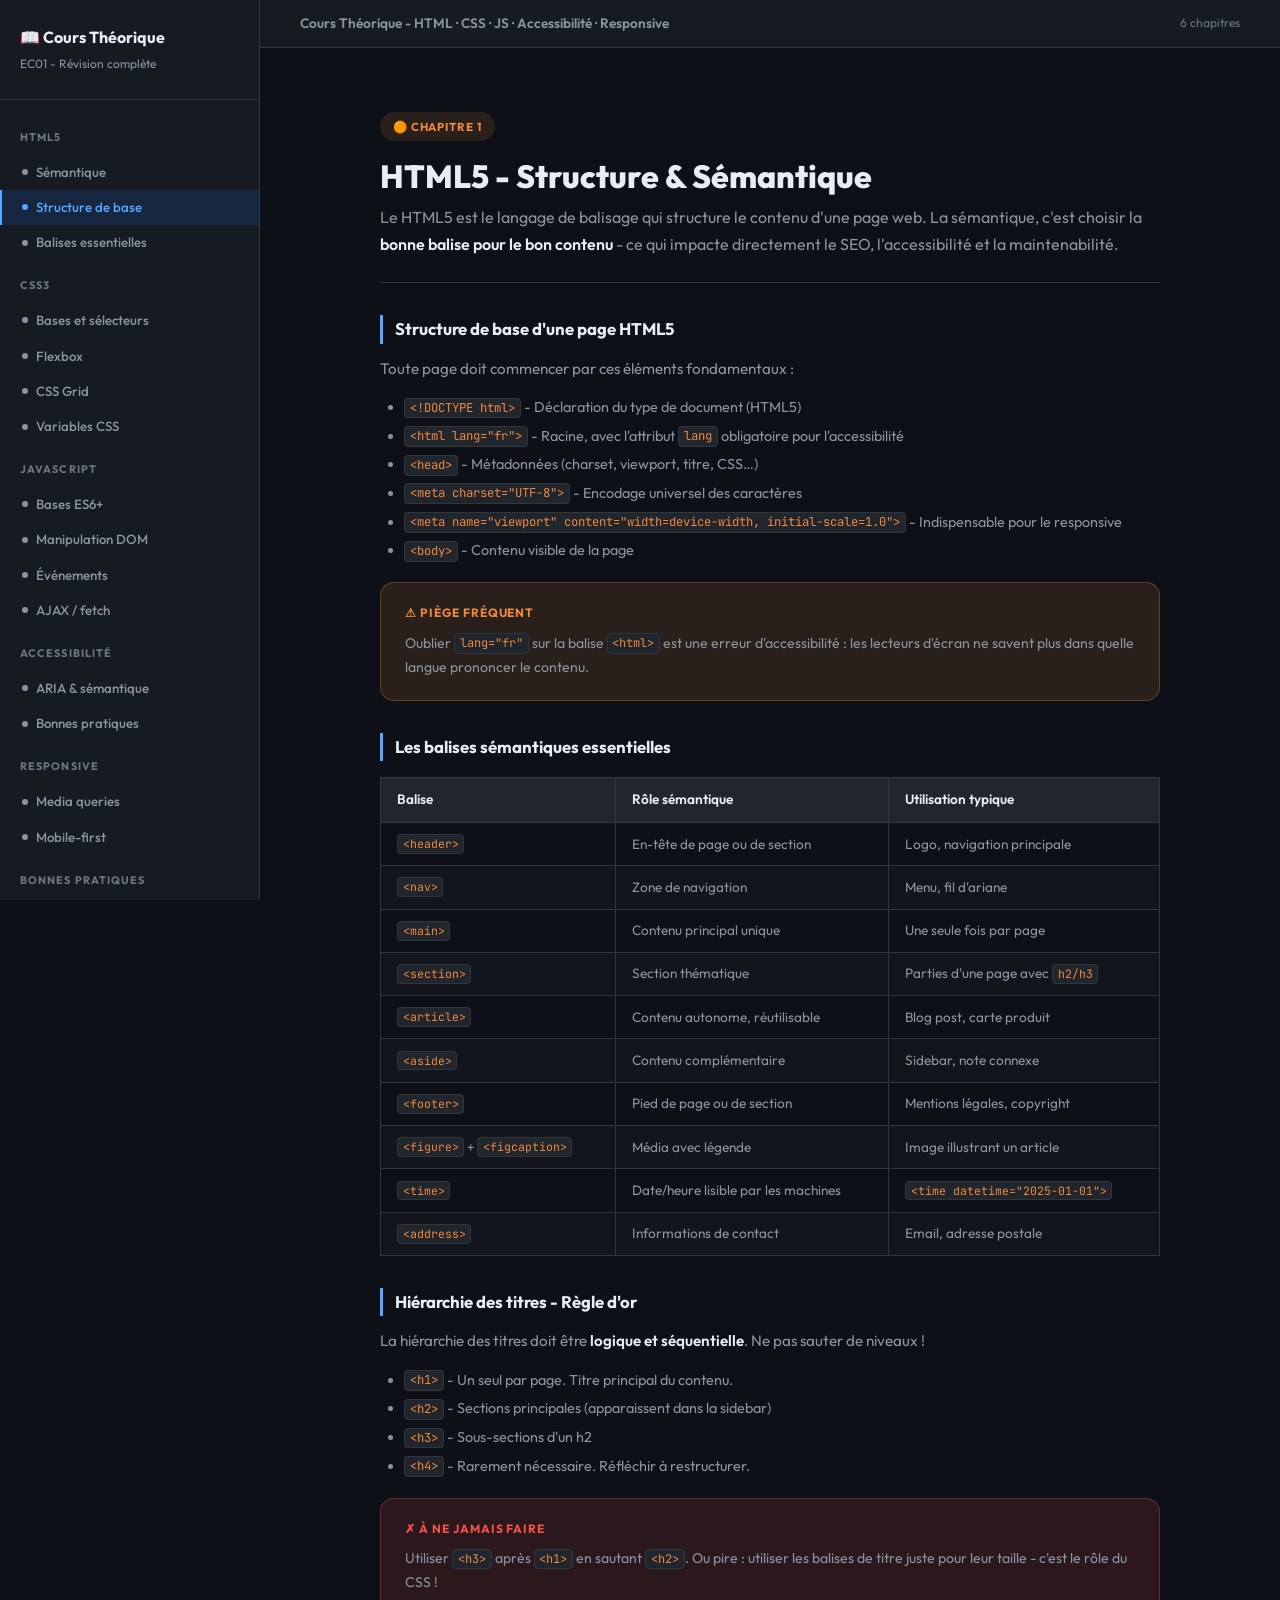
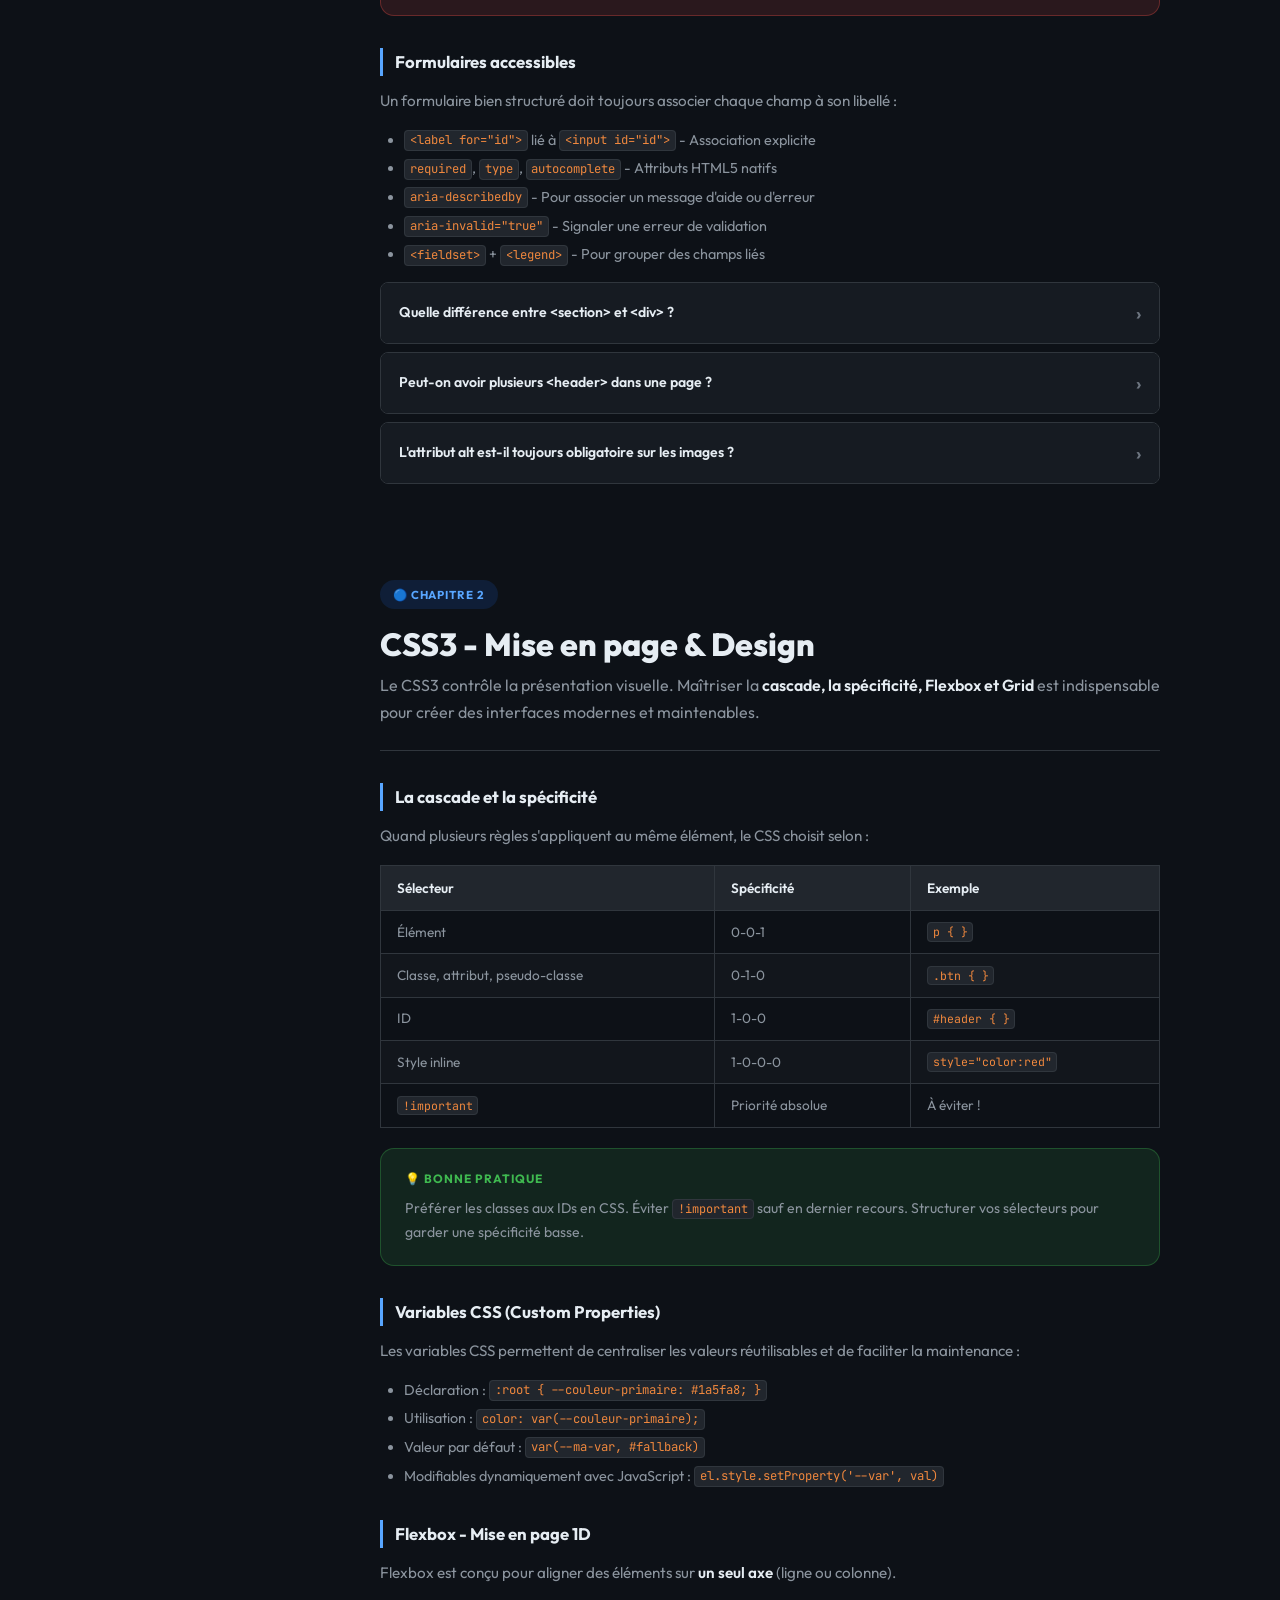
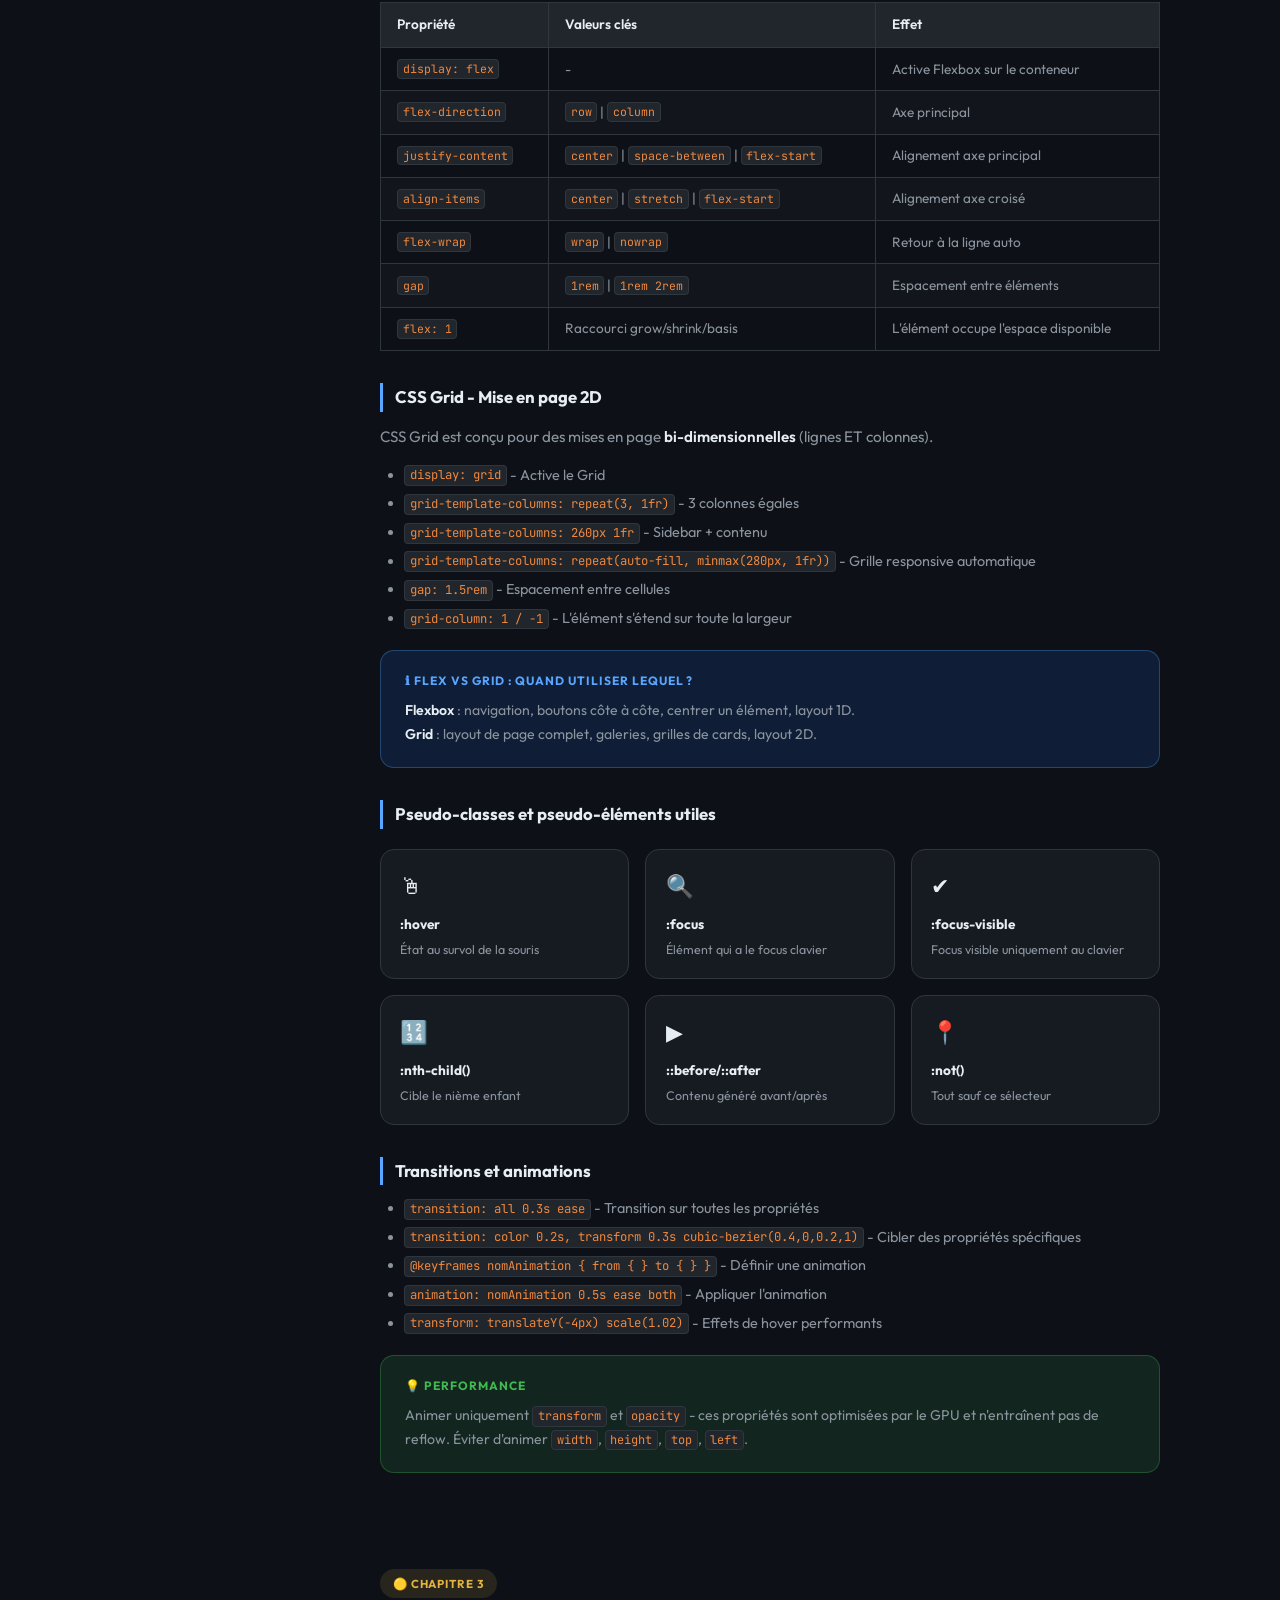
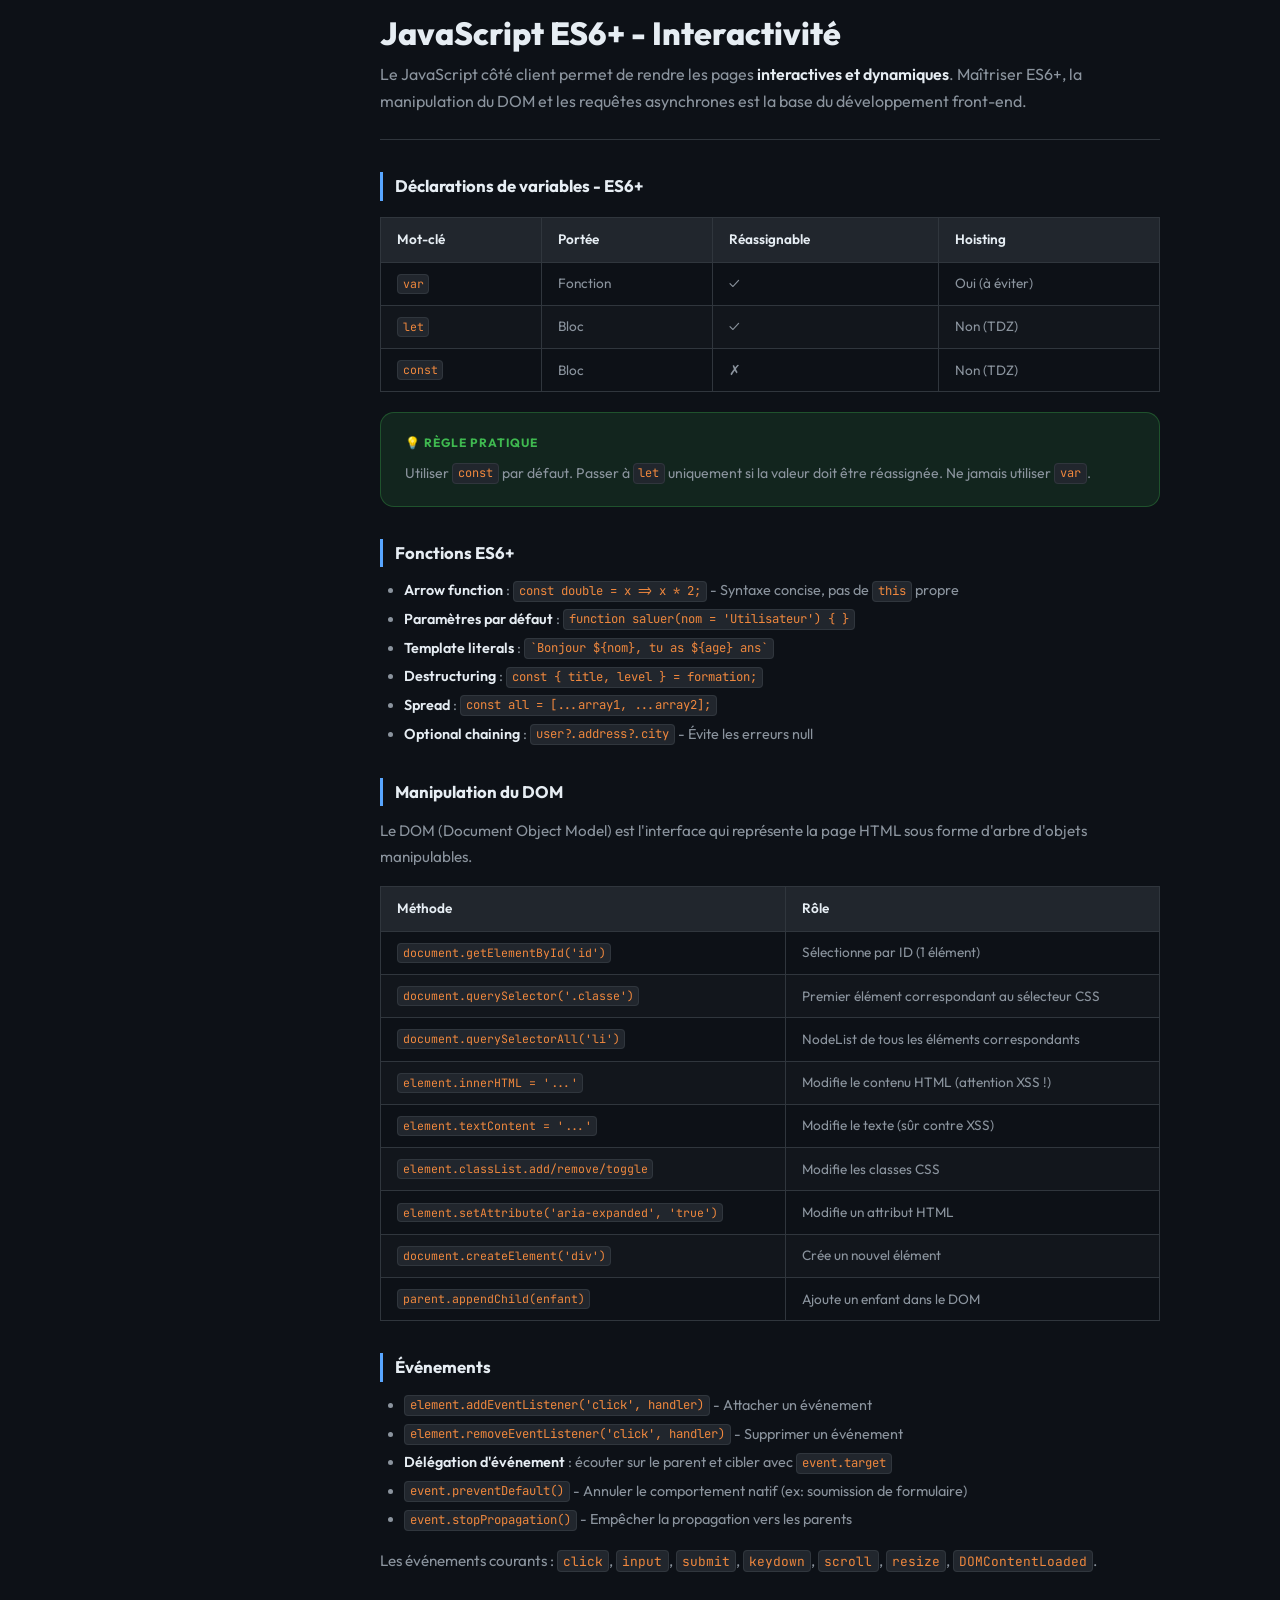
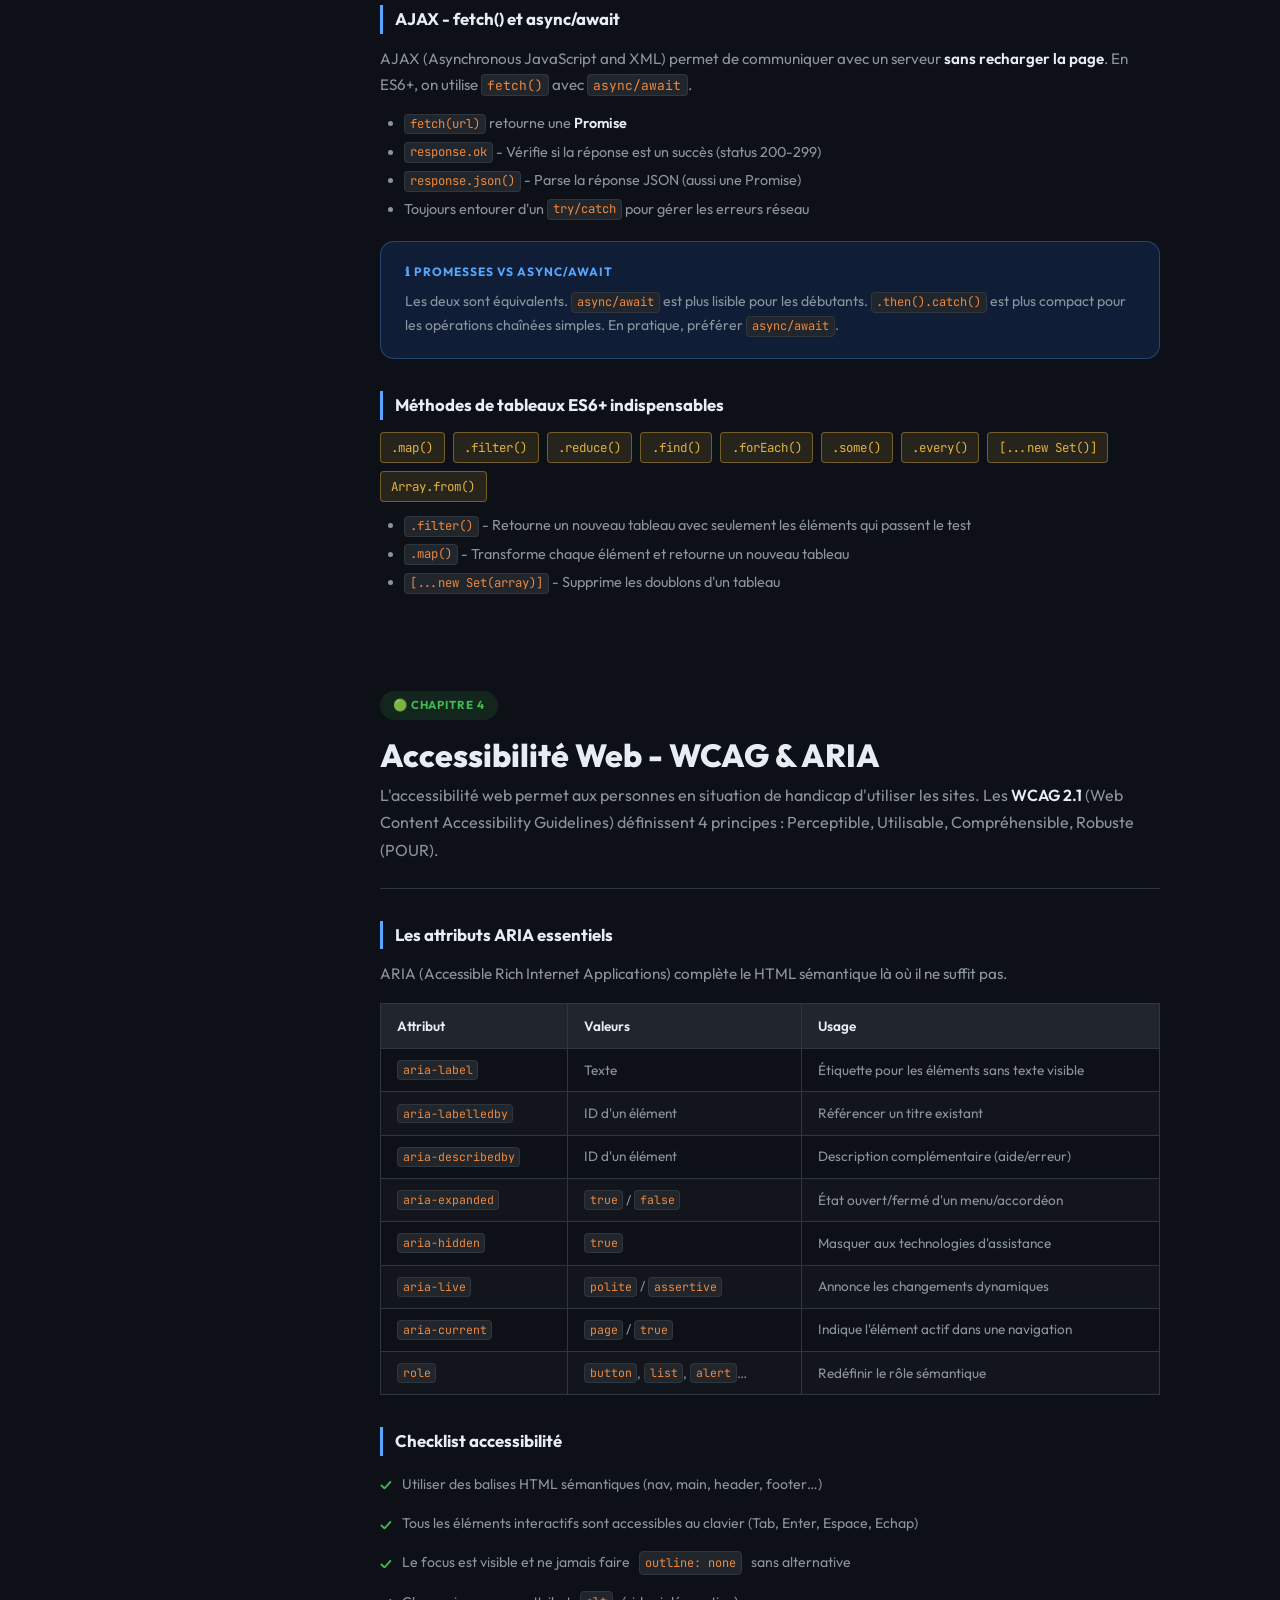
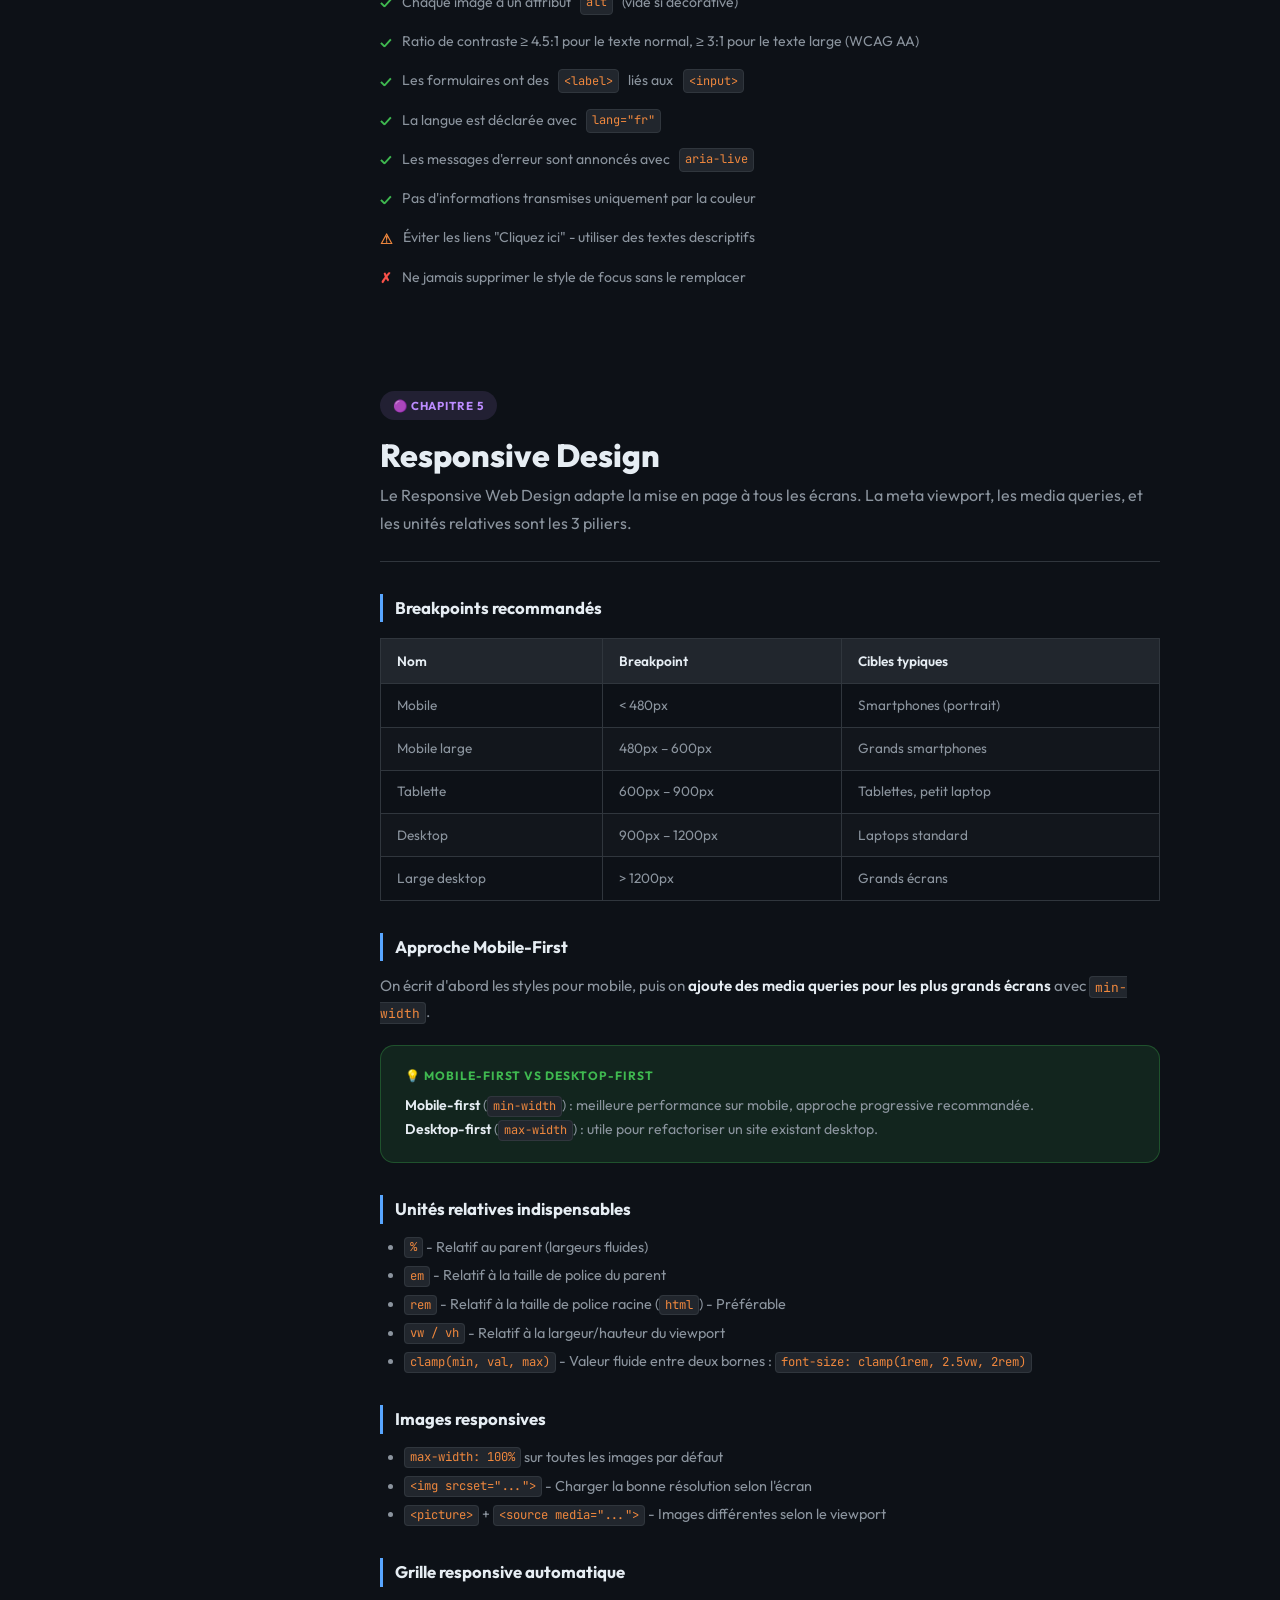
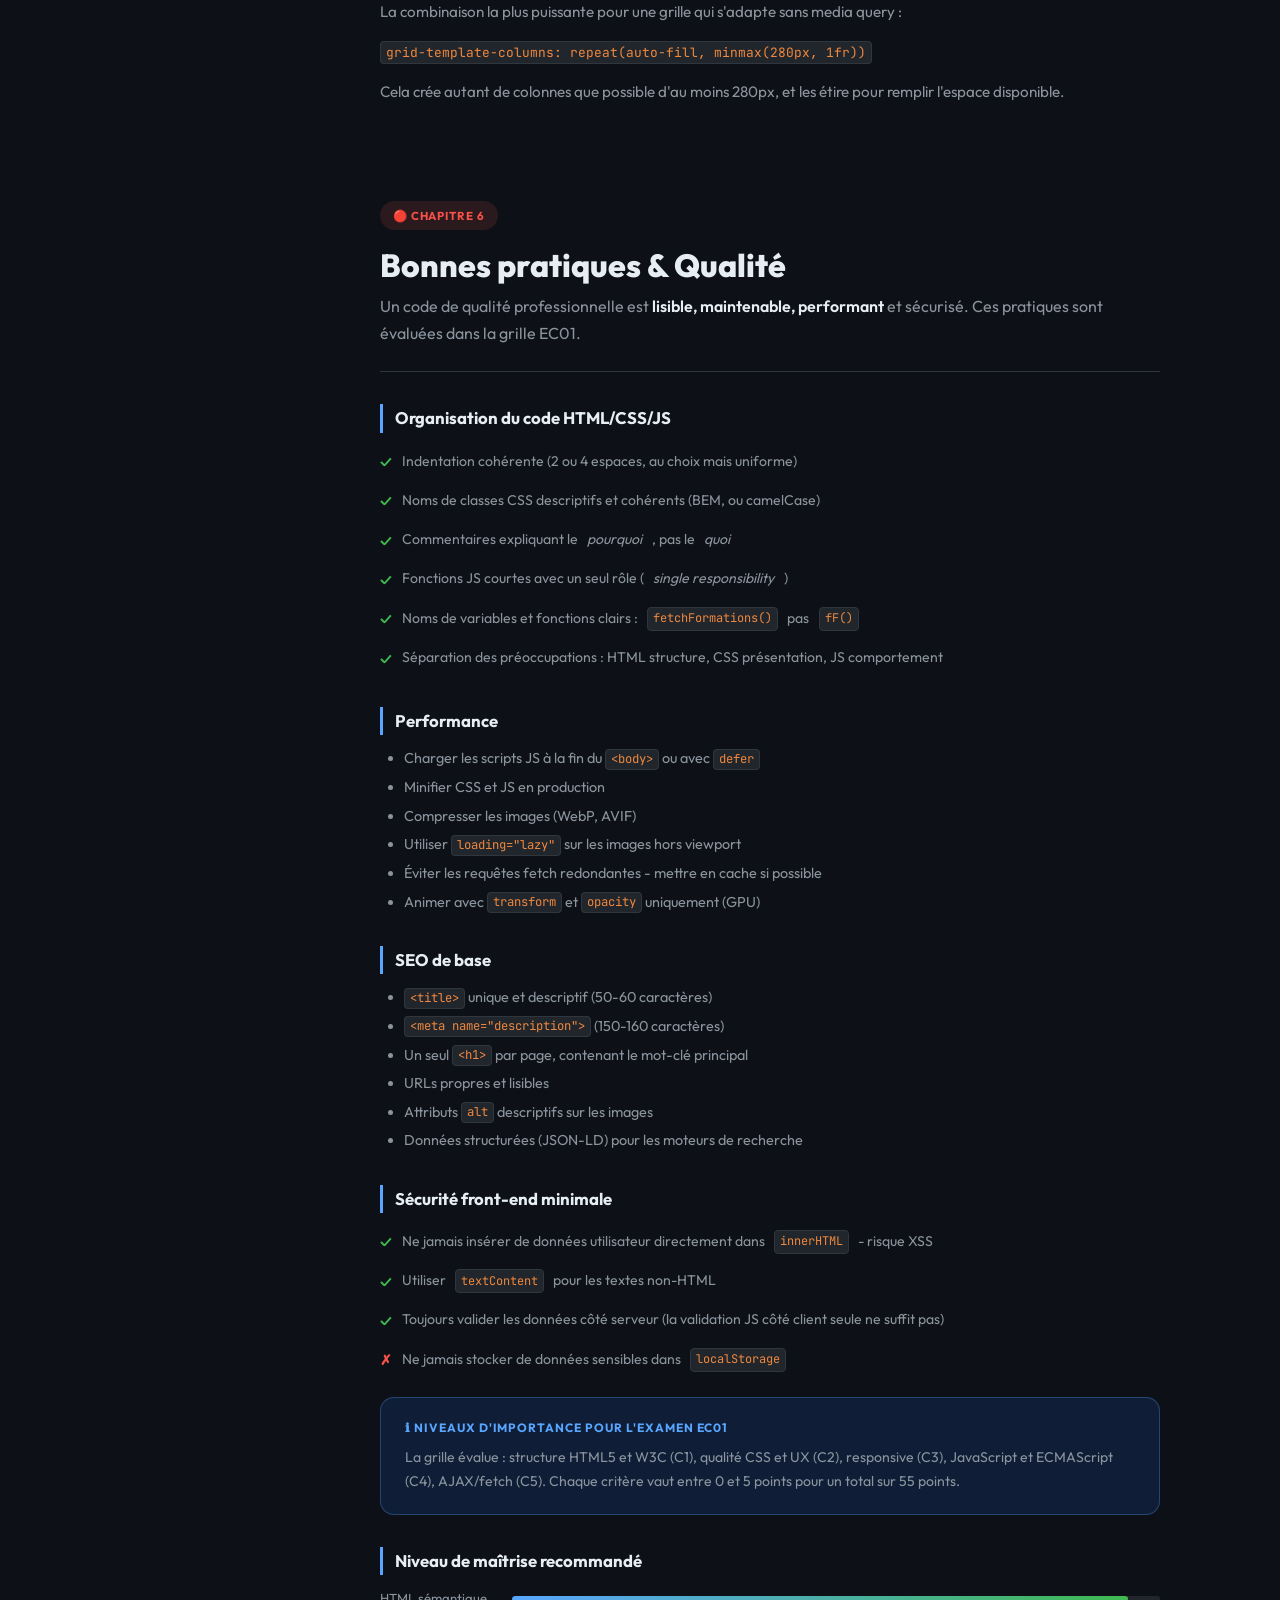
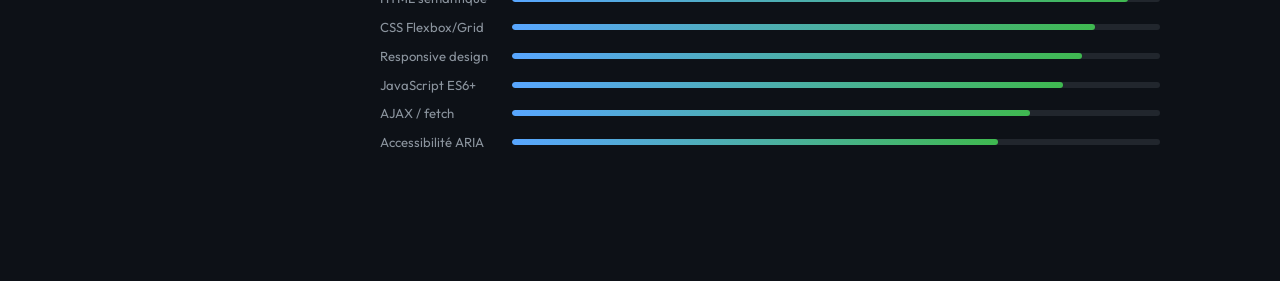
<file: cours-theorie.html>
<!DOCTYPE html>
<html lang="fr">
<head>
<meta charset="UTF-8"/>
<meta name="viewport" content="width=device-width,initial-scale=1.0"/>
<title>Cours Théorique - HTML · CSS · JS · Accessibilité · Responsive</title>
<link rel="preconnect" href="https://fonts.googleapis.com"/>
<link rel="preconnect" href="https://fonts.gstatic.com" crossorigin/>
<link href="https://fonts.googleapis.com/css2?family=Outfit:wght@300;400;500;600;700;800&family=JetBrains+Mono:wght@400;600&display=swap" rel="stylesheet"/>
<style>
:root{
  --bg:#0d1117;--bg2:#161b22;--bg3:#21262d;
  --border:#30363d;--border2:#444c56;
  --text:#e6edf3;--text2:#8b949e;--text3:#6e7681;
  --blue:#58a6ff;--blue2:#1f6feb;--blue-bg:rgba(31,111,235,.15);
  --green:#3fb950;--green-bg:rgba(63,185,80,.12);
  --orange:#f0883e;--orange-bg:rgba(240,136,62,.12);
  --red:#f85149;--red-bg:rgba(248,81,73,.12);
  --purple:#bc8cff;--purple-bg:rgba(188,140,255,.12);
  --yellow:#e3b341;--yellow-bg:rgba(227,179,65,.12);
  --radius:8px;--radius-lg:14px;
  --font:'Outfit',sans-serif;--mono:'JetBrains Mono',monospace;
}
*,*::before,*::after{box-sizing:border-box;margin:0;padding:0}
html{scroll-behavior:smooth;font-size:16px}
body{font-family:var(--font);background:var(--bg);color:var(--text);line-height:1.7;min-height:100vh}

/* Layout */
.layout{display:grid;grid-template-columns:260px 1fr;min-height:100vh}

/* Sidebar */
.sidebar{background:var(--bg2);border-right:1px solid var(--border);padding:1.5rem 0;position:sticky;top:0;height:100vh;overflow-y:auto}
.sidebar-logo{padding:0 1.25rem 1.5rem;border-bottom:1px solid var(--border);margin-bottom:1rem}
.sidebar-logo h1{font-size:1rem;font-weight:700;color:var(--text)}
.sidebar-logo span{font-size:.75rem;color:var(--text2);display:block;margin-top:.2rem}
.sidebar-section{padding:.25rem 0}
.sidebar-section-title{font-size:.68rem;font-weight:700;letter-spacing:.1em;text-transform:uppercase;color:var(--text3);padding:.5rem 1.25rem;display:block}
.sidebar a{display:flex;align-items:center;gap:.5rem;padding:.4rem 1.25rem;font-size:.83rem;font-weight:500;color:var(--text2);text-decoration:none;border-radius:0;transition:.15s;border-left:2px solid transparent}
.sidebar a:hover{color:var(--text);background:var(--bg3)}
.sidebar a.active{color:var(--blue);border-left-color:var(--blue);background:var(--blue-bg)}
.sidebar a .dot{width:6px;height:6px;border-radius:50%;background:currentColor;flex-shrink:0}

/* Contenu principal */
.main{padding:0;overflow-x:hidden}
.main-inner{max-width:860px;margin:0 auto;padding:3rem 2.5rem}

/* En-têtes de section */
.chapter{margin-bottom:5rem;padding-top:1rem}
.chapter-badge{display:inline-flex;align-items:center;gap:.5rem;font-size:.72rem;font-weight:700;letter-spacing:.08em;text-transform:uppercase;padding:.3rem .8rem;border-radius:50px;margin-bottom:1rem}
.badge-html{background:var(--orange-bg);color:var(--orange)}
.badge-css{background:var(--blue-bg);color:var(--blue)}
.badge-js{background:var(--yellow-bg);color:var(--yellow)}
.badge-access{background:var(--green-bg);color:var(--green)}
.badge-resp{background:var(--purple-bg);color:var(--purple)}
.badge-bp{background:var(--red-bg);color:var(--red)}

.chapter h2{font-size:clamp(1.5rem,3vw,2rem);font-weight:800;color:var(--text);margin-bottom:.5rem;line-height:1.2}
.chapter>.intro{color:var(--text2);font-size:1rem;margin-bottom:2rem;padding-bottom:1.5rem;border-bottom:1px solid var(--border)}

/* Blocks */
h3{font-size:1.05rem;font-weight:700;color:var(--text);margin:2rem 0 .75rem;padding-left:.75rem;border-left:3px solid var(--blue)}
h4{font-size:.9rem;font-weight:600;color:var(--text2);margin:1.25rem 0 .5rem;text-transform:uppercase;letter-spacing:.06em;font-family:var(--mono)}

p{color:var(--text2);margin-bottom:.9rem;font-size:.95rem}
ul,ol{margin:.5rem 0 1rem 1.5rem;color:var(--text2);font-size:.9rem}
li{margin-bottom:.35rem;line-height:1.6}
strong{color:var(--text);font-weight:600}
code{font-family:var(--mono);background:var(--bg3);color:var(--orange);padding:.12em .4em;border-radius:4px;font-size:.85em;border:1px solid var(--border)}

/* Boîtes */
.box{border-radius:var(--radius-lg);padding:1.25rem 1.5rem;margin:1.25rem 0;border:1px solid}
.box-tip{background:var(--green-bg);border-color:rgba(63,185,80,.3)}
.box-warn{background:var(--orange-bg);border-color:rgba(240,136,62,.3)}
.box-info{background:var(--blue-bg);border-color:rgba(88,166,255,.3)}
.box-danger{background:var(--red-bg);border-color:rgba(248,81,73,.3)}
.box-title{font-size:.75rem;font-weight:700;text-transform:uppercase;letter-spacing:.08em;margin-bottom:.5rem;display:flex;align-items:center;gap:.4rem}
.box-tip .box-title{color:var(--green)}
.box-warn .box-title{color:var(--orange)}
.box-info .box-title{color:var(--blue)}
.box-danger .box-title{color:var(--red)}
.box p{margin:0;font-size:.88rem}

/* Table */
.table-wrap{overflow-x:auto;margin:1rem 0}
table{width:100%;border-collapse:collapse;font-size:.85rem}
th{background:var(--bg3);color:var(--text);font-weight:600;padding:.65rem 1rem;text-align:left;border:1px solid var(--border)}
td{padding:.6rem 1rem;border:1px solid var(--border);color:var(--text2)}
tr:nth-child(even) td{background:rgba(255,255,255,.02)}

/* Grille de concepts */
.concept-grid{display:grid;grid-template-columns:repeat(auto-fill,minmax(200px,1fr));gap:1rem;margin:1.25rem 0}
.concept-card{background:var(--bg2);border:1px solid var(--border);border-radius:var(--radius-lg);padding:1.1rem 1.2rem;transition:.2s}
.concept-card:hover{border-color:var(--border2);transform:translateY(-2px)}
.concept-icon{font-size:1.4rem;margin-bottom:.5rem}
.concept-title{font-size:.85rem;font-weight:700;color:var(--text);margin-bottom:.3rem}
.concept-desc{font-size:.78rem;color:var(--text2);line-height:1.5}

/* Tag list */
.tag-list{display:flex;flex-wrap:wrap;gap:.5rem;margin:.75rem 0}
.tag{font-family:var(--mono);font-size:.78rem;padding:.25rem .65rem;border-radius:4px;border:1px solid}
.tag-html{background:var(--orange-bg);border-color:rgba(240,136,62,.4);color:var(--orange)}
.tag-css{background:var(--blue-bg);border-color:rgba(88,166,255,.4);color:var(--blue)}
.tag-js{background:var(--yellow-bg);border-color:rgba(227,179,65,.4);color:var(--yellow)}
.tag-green{background:var(--green-bg);border-color:rgba(63,185,80,.4);color:var(--green)}

/* Accordion FAQ */
.faq{margin:1rem 0}
.faq-item{border:1px solid var(--border);border-radius:var(--radius);margin-bottom:.5rem;overflow:hidden}
.faq-q{background:var(--bg2);padding:.85rem 1.1rem;cursor:pointer;font-size:.88rem;font-weight:600;color:var(--text);display:flex;justify-content:space-between;align-items:center;gap:1rem;user-select:none;transition:.15s}
.faq-q:hover{background:var(--bg3)}
.faq-q::after{content:'›';font-size:1.2rem;color:var(--text3);transition:transform .2s;flex-shrink:0}
.faq-item.open .faq-q::after{transform:rotate(90deg)}
.faq-a{max-height:0;overflow:hidden;transition:max-height .3s ease,padding .3s}
.faq-item.open .faq-a{max-height:400px}
.faq-a-inner{padding:.85rem 1.1rem;border-top:1px solid var(--border);font-size:.86rem;color:var(--text2);line-height:1.65}

/* Checklist */
.checklist{list-style:none;margin:.75rem 0;padding:0}
.checklist li{display:flex;align-items:flex-start;gap:.6rem;padding:.3rem 0;font-size:.88rem;color:var(--text2)}
.checklist li::before{content:'✓';color:var(--green);font-weight:700;flex-shrink:0;margin-top:.1rem}
.checklist li.warn::before{content:'⚠';color:var(--orange)}
.checklist li.bad::before{content:'✗';color:var(--red)}

/* Progress bar indicateur */
.level-bar{display:flex;align-items:center;gap:.75rem;margin:.4rem 0;font-size:.82rem}
.level-bar-label{width:120px;color:var(--text2);flex-shrink:0}
.level-bar-track{flex:1;height:6px;background:var(--bg3);border-radius:50px;overflow:hidden}
.level-bar-fill{height:100%;border-radius:50px;background:linear-gradient(90deg,var(--blue),var(--green))}

/* Top nav */
.topnav{background:var(--bg2);border-bottom:1px solid var(--border);padding:.75rem 2.5rem;display:flex;justify-content:space-between;align-items:center;position:sticky;top:0;z-index:100}
.topnav-title{font-size:.85rem;font-weight:600;color:var(--text2)}
.topnav-progress{font-size:.75rem;color:var(--text3)}

/* Responsive sidebar */
@media(max-width:768px){
  .layout{grid-template-columns:1fr}
  .sidebar{display:none}
  .main-inner{padding:2rem 1.25rem}
}
</style>
</head>
<body>
<div class="layout">

<!-- ═══════════════ SIDEBAR ═══════════════ -->
<aside class="sidebar" aria-label="Table des matières">
  <div class="sidebar-logo">
    <h1>📖 Cours Théorique</h1>
    <span>EC01 - Révision complète</span>
  </div>
  <nav>
    <div class="sidebar-section">
      <span class="sidebar-section-title">HTML5</span>
      <a href="#html-semantique"><span class="dot"></span>Sémantique</a>
      <a href="#html-structure"><span class="dot"></span>Structure de base</a>
      <a href="#html-balises"><span class="dot"></span>Balises essentielles</a>
    </div>
    <div class="sidebar-section">
      <span class="sidebar-section-title">CSS3</span>
      <a href="#css-bases"><span class="dot"></span>Bases et sélecteurs</a>
      <a href="#css-flexbox"><span class="dot"></span>Flexbox</a>
      <a href="#css-grid"><span class="dot"></span>CSS Grid</a>
      <a href="#css-variables"><span class="dot"></span>Variables CSS</a>
    </div>
    <div class="sidebar-section">
      <span class="sidebar-section-title">JavaScript</span>
      <a href="#js-bases"><span class="dot"></span>Bases ES6+</a>
      <a href="#js-dom"><span class="dot"></span>Manipulation DOM</a>
      <a href="#js-events"><span class="dot"></span>Événements</a>
      <a href="#js-ajax"><span class="dot"></span>AJAX / fetch</a>
    </div>
    <div class="sidebar-section">
      <span class="sidebar-section-title">Accessibilité</span>
      <a href="#access-aria"><span class="dot"></span>ARIA & sémantique</a>
      <a href="#access-pratiques"><span class="dot"></span>Bonnes pratiques</a>
    </div>
    <div class="sidebar-section">
      <span class="sidebar-section-title">Responsive</span>
      <a href="#resp-mediaqueries"><span class="dot"></span>Media queries</a>
      <a href="#resp-mobile-first"><span class="dot"></span>Mobile-first</a>
    </div>
    <div class="sidebar-section">
      <span class="sidebar-section-title">Bonnes pratiques</span>
      <a href="#bp-code"><span class="dot"></span>Qualité du code</a>
      <a href="#bp-perf"><span class="dot"></span>Performance</a>
      <a href="#bp-seo"><span class="dot"></span>SEO</a>
    </div>
  </nav>
</aside>

<!-- ═══════════════ CONTENU ═══════════════ -->
<div class="main">
  <div class="topnav">
    <span class="topnav-title">Cours Théorique - HTML · CSS · JS · Accessibilité · Responsive</span>
    <span class="topnav-progress">6 chapitres</span>
  </div>
  <div class="main-inner">

    <!-- ══════════════════════════════════
         CHAPITRE 1 - HTML5
    ══════════════════════════════════ -->
    <section class="chapter" id="html-semantique">
      <p class="chapter-badge badge-html">🟠 Chapitre 1</p>
      <h2>HTML5 - Structure & Sémantique</h2>
      <p class="intro">Le HTML5 est le langage de balisage qui structure le contenu d'une page web. La sémantique, c'est choisir la <strong>bonne balise pour le bon contenu</strong> - ce qui impacte directement le SEO, l'accessibilité et la maintenabilité.</p>

      <h3 id="html-structure">Structure de base d'une page HTML5</h3>
      <p>Toute page doit commencer par ces éléments fondamentaux :</p>
      <ul>
        <li><code>&lt;!DOCTYPE html&gt;</code> - Déclaration du type de document (HTML5)</li>
        <li><code>&lt;html lang="fr"&gt;</code> - Racine, avec l'attribut <code>lang</code> obligatoire pour l'accessibilité</li>
        <li><code>&lt;head&gt;</code> - Métadonnées (charset, viewport, titre, CSS…)</li>
        <li><code>&lt;meta charset="UTF-8"&gt;</code> - Encodage universel des caractères</li>
        <li><code>&lt;meta name="viewport" content="width=device-width, initial-scale=1.0"&gt;</code> - Indispensable pour le responsive</li>
        <li><code>&lt;body&gt;</code> - Contenu visible de la page</li>
      </ul>

      <div class="box box-warn">
        <div class="box-title">⚠ Piège fréquent</div>
        <p>Oublier <code>lang="fr"</code> sur la balise <code>&lt;html&gt;</code> est une erreur d'accessibilité : les lecteurs d'écran ne savent plus dans quelle langue prononcer le contenu.</p>
      </div>

      <h3 id="html-balises">Les balises sémantiques essentielles</h3>
      <div class="table-wrap">
        <table>
          <thead><tr><th>Balise</th><th>Rôle sémantique</th><th>Utilisation typique</th></tr></thead>
          <tbody>
            <tr><td><code>&lt;header&gt;</code></td><td>En-tête de page ou de section</td><td>Logo, navigation principale</td></tr>
            <tr><td><code>&lt;nav&gt;</code></td><td>Zone de navigation</td><td>Menu, fil d'ariane</td></tr>
            <tr><td><code>&lt;main&gt;</code></td><td>Contenu principal unique</td><td>Une seule fois par page</td></tr>
            <tr><td><code>&lt;section&gt;</code></td><td>Section thématique</td><td>Parties d'une page avec <code>h2/h3</code></td></tr>
            <tr><td><code>&lt;article&gt;</code></td><td>Contenu autonome, réutilisable</td><td>Blog post, carte produit</td></tr>
            <tr><td><code>&lt;aside&gt;</code></td><td>Contenu complémentaire</td><td>Sidebar, note connexe</td></tr>
            <tr><td><code>&lt;footer&gt;</code></td><td>Pied de page ou de section</td><td>Mentions légales, copyright</td></tr>
            <tr><td><code>&lt;figure&gt;</code> + <code>&lt;figcaption&gt;</code></td><td>Média avec légende</td><td>Image illustrant un article</td></tr>
            <tr><td><code>&lt;time&gt;</code></td><td>Date/heure lisible par les machines</td><td><code>&lt;time datetime="2025-01-01"&gt;</code></td></tr>
            <tr><td><code>&lt;address&gt;</code></td><td>Informations de contact</td><td>Email, adresse postale</td></tr>
          </tbody>
        </table>
      </div>

      <h3>Hiérarchie des titres - Règle d'or</h3>
      <p>La hiérarchie des titres doit être <strong>logique et séquentielle</strong>. Ne pas sauter de niveaux !</p>
      <ul>
        <li><code>&lt;h1&gt;</code> - Un seul par page. Titre principal du contenu.</li>
        <li><code>&lt;h2&gt;</code> - Sections principales (apparaissent dans la sidebar)</li>
        <li><code>&lt;h3&gt;</code> - Sous-sections d'un h2</li>
        <li><code>&lt;h4&gt;</code> - Rarement nécessaire. Réfléchir à restructurer.</li>
      </ul>
      <div class="box box-danger">
        <div class="box-title">✗ À ne jamais faire</div>
        <p>Utiliser <code>&lt;h3&gt;</code> après <code>&lt;h1&gt;</code> en sautant <code>&lt;h2&gt;</code>. Ou pire : utiliser les balises de titre juste pour leur taille - c'est le rôle du CSS !</p>
      </div>

      <h3>Formulaires accessibles</h3>
      <p>Un formulaire bien structuré doit toujours associer chaque champ à son libellé :</p>
      <ul>
        <li><code>&lt;label for="id"&gt;</code> lié à <code>&lt;input id="id"&gt;</code> - Association explicite</li>
        <li><code>required</code>, <code>type</code>, <code>autocomplete</code> - Attributs HTML5 natifs</li>
        <li><code>aria-describedby</code> - Pour associer un message d'aide ou d'erreur</li>
        <li><code>aria-invalid="true"</code> - Signaler une erreur de validation</li>
        <li><code>&lt;fieldset&gt;</code> + <code>&lt;legend&gt;</code> - Pour grouper des champs liés</li>
      </ul>

      <div class="faq">
        <div class="faq-item">
          <div class="faq-q">Quelle différence entre &lt;section&gt; et &lt;div&gt; ?</div>
          <div class="faq-a"><div class="faq-a-inner"><code>&lt;section&gt;</code> est sémantique : elle représente une partie thématique du contenu et doit avoir un titre (<code>h2</code>, <code>h3</code>…). <code>&lt;div&gt;</code> est un conteneur générique sans signification sémantique - à réserver pour les besoins purement de mise en page.</div></div>
        </div>
        <div class="faq-item">
          <div class="faq-q">Peut-on avoir plusieurs &lt;header&gt; dans une page ?</div>
          <div class="faq-a"><div class="faq-a-inner">Oui ! <code>&lt;header&gt;</code> peut être utilisé dans chaque <code>&lt;article&gt;</code> ou <code>&lt;section&gt;</code>. Il représente l'en-tête de l'élément parent, pas forcément de la page entière. En revanche, <code>&lt;main&gt;</code> ne doit apparaître qu'une seule fois.</div></div>
        </div>
        <div class="faq-item">
          <div class="faq-q">L'attribut alt est-il toujours obligatoire sur les images ?</div>
          <div class="faq-a"><div class="faq-a-inner">L'attribut <code>alt</code> est toujours <strong>présent</strong>, mais il peut être vide (<code>alt=""</code>) si l'image est purement décorative. Dans ce cas, le lecteur d'écran l'ignorera complètement. S'il est absent, le lecteur d'écran lira le nom du fichier - ce qui est inutile et perturbant.</div></div>
        </div>
      </div>
    </section>

    <!-- ══════════════════════════════════
         CHAPITRE 2 - CSS3
    ══════════════════════════════════ -->
    <section class="chapter" id="css-bases">
      <p class="chapter-badge badge-css">🔵 Chapitre 2</p>
      <h2>CSS3 - Mise en page & Design</h2>
      <p class="intro">Le CSS3 contrôle la présentation visuelle. Maîtriser la <strong>cascade, la spécificité, Flexbox et Grid</strong> est indispensable pour créer des interfaces modernes et maintenables.</p>

      <h3>La cascade et la spécificité</h3>
      <p>Quand plusieurs règles s'appliquent au même élément, le CSS choisit selon :</p>
      <div class="table-wrap">
        <table>
          <thead><tr><th>Sélecteur</th><th>Spécificité</th><th>Exemple</th></tr></thead>
          <tbody>
            <tr><td>Élément</td><td>0-0-1</td><td><code>p { }</code></td></tr>
            <tr><td>Classe, attribut, pseudo-classe</td><td>0-1-0</td><td><code>.btn { }</code></td></tr>
            <tr><td>ID</td><td>1-0-0</td><td><code>#header { }</code></td></tr>
            <tr><td>Style inline</td><td>1-0-0-0</td><td><code>style="color:red"</code></td></tr>
            <tr><td><code>!important</code></td><td>Priorité absolue</td><td>À éviter !</td></tr>
          </tbody>
        </table>
      </div>
      <div class="box box-tip">
        <div class="box-title">💡 Bonne pratique</div>
        <p>Préférer les classes aux IDs en CSS. Éviter <code>!important</code> sauf en dernier recours. Structurer vos sélecteurs pour garder une spécificité basse.</p>
      </div>

      <h3 id="css-variables">Variables CSS (Custom Properties)</h3>
      <p>Les variables CSS permettent de centraliser les valeurs réutilisables et de faciliter la maintenance :</p>
      <ul>
        <li>Déclaration : <code>:root { --couleur-primaire: #1a5fa8; }</code></li>
        <li>Utilisation : <code>color: var(--couleur-primaire);</code></li>
        <li>Valeur par défaut : <code>var(--ma-var, #fallback)</code></li>
        <li>Modifiables dynamiquement avec JavaScript : <code>el.style.setProperty('--var', val)</code></li>
      </ul>

      <h3 id="css-flexbox">Flexbox - Mise en page 1D</h3>
      <p>Flexbox est conçu pour aligner des éléments sur <strong>un seul axe</strong> (ligne ou colonne).</p>
      <div class="table-wrap">
        <table>
          <thead><tr><th>Propriété</th><th>Valeurs clés</th><th>Effet</th></tr></thead>
          <tbody>
            <tr><td><code>display: flex</code></td><td>-</td><td>Active Flexbox sur le conteneur</td></tr>
            <tr><td><code>flex-direction</code></td><td><code>row</code> | <code>column</code></td><td>Axe principal</td></tr>
            <tr><td><code>justify-content</code></td><td><code>center</code> | <code>space-between</code> | <code>flex-start</code></td><td>Alignement axe principal</td></tr>
            <tr><td><code>align-items</code></td><td><code>center</code> | <code>stretch</code> | <code>flex-start</code></td><td>Alignement axe croisé</td></tr>
            <tr><td><code>flex-wrap</code></td><td><code>wrap</code> | <code>nowrap</code></td><td>Retour à la ligne auto</td></tr>
            <tr><td><code>gap</code></td><td><code>1rem</code> | <code>1rem 2rem</code></td><td>Espacement entre éléments</td></tr>
            <tr><td><code>flex: 1</code></td><td>Raccourci grow/shrink/basis</td><td>L'élément occupe l'espace disponible</td></tr>
          </tbody>
        </table>
      </div>

      <h3 id="css-grid">CSS Grid - Mise en page 2D</h3>
      <p>CSS Grid est conçu pour des mises en page <strong>bi-dimensionnelles</strong> (lignes ET colonnes).</p>
      <ul>
        <li><code>display: grid</code> - Active le Grid</li>
        <li><code>grid-template-columns: repeat(3, 1fr)</code> - 3 colonnes égales</li>
        <li><code>grid-template-columns: 260px 1fr</code> - Sidebar + contenu</li>
        <li><code>grid-template-columns: repeat(auto-fill, minmax(280px, 1fr))</code> - Grille responsive automatique</li>
        <li><code>gap: 1.5rem</code> - Espacement entre cellules</li>
        <li><code>grid-column: 1 / -1</code> - L'élément s'étend sur toute la largeur</li>
      </ul>

      <div class="box box-info">
        <div class="box-title">ℹ Flex vs Grid : quand utiliser lequel ?</div>
        <p><strong>Flexbox</strong> : navigation, boutons côte à côte, centrer un élément, layout 1D.<br>
        <strong>Grid</strong> : layout de page complet, galeries, grilles de cards, layout 2D.</p>
      </div>

      <h3>Pseudo-classes et pseudo-éléments utiles</h3>
      <div class="concept-grid">
        <div class="concept-card"><div class="concept-icon">🖱</div><div class="concept-title">:hover</div><div class="concept-desc">État au survol de la souris</div></div>
        <div class="concept-card"><div class="concept-icon">🔍</div><div class="concept-title">:focus</div><div class="concept-desc">Élément qui a le focus clavier</div></div>
        <div class="concept-card"><div class="concept-icon">✔</div><div class="concept-title">:focus-visible</div><div class="concept-desc">Focus visible uniquement au clavier</div></div>
        <div class="concept-card"><div class="concept-icon">🔢</div><div class="concept-title">:nth-child()</div><div class="concept-desc">Cible le nième enfant</div></div>
        <div class="concept-card"><div class="concept-icon">▶</div><div class="concept-title">::before/::after</div><div class="concept-desc">Contenu généré avant/après</div></div>
        <div class="concept-card"><div class="concept-icon">📍</div><div class="concept-title">:not()</div><div class="concept-desc">Tout sauf ce sélecteur</div></div>
      </div>

      <h3>Transitions et animations</h3>
      <ul>
        <li><code>transition: all 0.3s ease</code> - Transition sur toutes les propriétés</li>
        <li><code>transition: color 0.2s, transform 0.3s cubic-bezier(0.4,0,0.2,1)</code> - Cibler des propriétés spécifiques</li>
        <li><code>@keyframes nomAnimation { from { } to { } }</code> - Définir une animation</li>
        <li><code>animation: nomAnimation 0.5s ease both</code> - Appliquer l'animation</li>
        <li><code>transform: translateY(-4px) scale(1.02)</code> - Effets de hover performants</li>
      </ul>
      <div class="box box-tip">
        <div class="box-title">💡 Performance</div>
        <p>Animer uniquement <code>transform</code> et <code>opacity</code> - ces propriétés sont optimisées par le GPU et n'entraînent pas de reflow. Éviter d'animer <code>width</code>, <code>height</code>, <code>top</code>, <code>left</code>.</p>
      </div>
    </section>

    <!-- ══════════════════════════════════
         CHAPITRE 3 - JAVASCRIPT
    ══════════════════════════════════ -->
    <section class="chapter" id="js-bases">
      <p class="chapter-badge badge-js">🟡 Chapitre 3</p>
      <h2>JavaScript ES6+ - Interactivité</h2>
      <p class="intro">Le JavaScript côté client permet de rendre les pages <strong>interactives et dynamiques</strong>. Maîtriser ES6+, la manipulation du DOM et les requêtes asynchrones est la base du développement front-end.</p>

      <h3>Déclarations de variables - ES6+</h3>
      <div class="table-wrap">
        <table>
          <thead><tr><th>Mot-clé</th><th>Portée</th><th>Réassignable</th><th>Hoisting</th></tr></thead>
          <tbody>
            <tr><td><code>var</code></td><td>Fonction</td><td>✓</td><td>Oui (à éviter)</td></tr>
            <tr><td><code>let</code></td><td>Bloc</td><td>✓</td><td>Non (TDZ)</td></tr>
            <tr><td><code>const</code></td><td>Bloc</td><td>✗</td><td>Non (TDZ)</td></tr>
          </tbody>
        </table>
      </div>
      <div class="box box-tip">
        <div class="box-title">💡 Règle pratique</div>
        <p>Utiliser <code>const</code> par défaut. Passer à <code>let</code> uniquement si la valeur doit être réassignée. Ne jamais utiliser <code>var</code>.</p>
      </div>

      <h3>Fonctions ES6+</h3>
      <ul>
        <li><strong>Arrow function</strong> : <code>const double = x =&gt; x * 2;</code> - Syntaxe concise, pas de <code>this</code> propre</li>
        <li><strong>Paramètres par défaut</strong> : <code>function saluer(nom = 'Utilisateur') { }</code></li>
        <li><strong>Template literals</strong> : <code>`Bonjour ${nom}, tu as ${age} ans`</code></li>
        <li><strong>Destructuring</strong> : <code>const { title, level } = formation;</code></li>
        <li><strong>Spread</strong> : <code>const all = [...array1, ...array2];</code></li>
        <li><strong>Optional chaining</strong> : <code>user?.address?.city</code> - Évite les erreurs null</li>
      </ul>

      <h3 id="js-dom">Manipulation du DOM</h3>
      <p>Le DOM (Document Object Model) est l'interface qui représente la page HTML sous forme d'arbre d'objets manipulables.</p>
      <div class="table-wrap">
        <table>
          <thead><tr><th>Méthode</th><th>Rôle</th></tr></thead>
          <tbody>
            <tr><td><code>document.getElementById('id')</code></td><td>Sélectionne par ID (1 élément)</td></tr>
            <tr><td><code>document.querySelector('.classe')</code></td><td>Premier élément correspondant au sélecteur CSS</td></tr>
            <tr><td><code>document.querySelectorAll('li')</code></td><td>NodeList de tous les éléments correspondants</td></tr>
            <tr><td><code>element.innerHTML = '...'</code></td><td>Modifie le contenu HTML (attention XSS !)</td></tr>
            <tr><td><code>element.textContent = '...'</code></td><td>Modifie le texte (sûr contre XSS)</td></tr>
            <tr><td><code>element.classList.add/remove/toggle</code></td><td>Modifie les classes CSS</td></tr>
            <tr><td><code>element.setAttribute('aria-expanded', 'true')</code></td><td>Modifie un attribut HTML</td></tr>
            <tr><td><code>document.createElement('div')</code></td><td>Crée un nouvel élément</td></tr>
            <tr><td><code>parent.appendChild(enfant)</code></td><td>Ajoute un enfant dans le DOM</td></tr>
          </tbody>
        </table>
      </div>

      <h3 id="js-events">Événements</h3>
      <ul>
        <li><code>element.addEventListener('click', handler)</code> - Attacher un événement</li>
        <li><code>element.removeEventListener('click', handler)</code> - Supprimer un événement</li>
        <li><strong>Délégation d'événement</strong> : écouter sur le parent et cibler avec <code>event.target</code></li>
        <li><code>event.preventDefault()</code> - Annuler le comportement natif (ex: soumission de formulaire)</li>
        <li><code>event.stopPropagation()</code> - Empêcher la propagation vers les parents</li>
      </ul>
      <p>Les événements courants : <code>click</code>, <code>input</code>, <code>submit</code>, <code>keydown</code>, <code>scroll</code>, <code>resize</code>, <code>DOMContentLoaded</code>.</p>

      <h3 id="js-ajax">AJAX - fetch() et async/await</h3>
      <p>AJAX (Asynchronous JavaScript and XML) permet de communiquer avec un serveur <strong>sans recharger la page</strong>. En ES6+, on utilise <code>fetch()</code> avec <code>async/await</code>.</p>
      <ul>
        <li><code>fetch(url)</code> retourne une <strong>Promise</strong></li>
        <li><code>response.ok</code> - Vérifie si la réponse est un succès (status 200-299)</li>
        <li><code>response.json()</code> - Parse la réponse JSON (aussi une Promise)</li>
        <li>Toujours entourer d'un <code>try/catch</code> pour gérer les erreurs réseau</li>
      </ul>
      <div class="box box-info">
        <div class="box-title">ℹ Promesses vs async/await</div>
        <p>Les deux sont équivalents. <code>async/await</code> est plus lisible pour les débutants. <code>.then().catch()</code> est plus compact pour les opérations chaînées simples. En pratique, préférer <code>async/await</code>.</p>
      </div>

      <h3>Méthodes de tableaux ES6+ indispensables</h3>
      <div class="tag-list">
        <span class="tag tag-js">.map()</span>
        <span class="tag tag-js">.filter()</span>
        <span class="tag tag-js">.reduce()</span>
        <span class="tag tag-js">.find()</span>
        <span class="tag tag-js">.forEach()</span>
        <span class="tag tag-js">.some()</span>
        <span class="tag tag-js">.every()</span>
        <span class="tag tag-js">[...new Set()]</span>
        <span class="tag tag-js">Array.from()</span>
      </div>
      <ul>
        <li><code>.filter()</code> - Retourne un nouveau tableau avec seulement les éléments qui passent le test</li>
        <li><code>.map()</code> - Transforme chaque élément et retourne un nouveau tableau</li>
        <li><code>[...new Set(array)]</code> - Supprime les doublons d'un tableau</li>
      </ul>
    </section>

    <!-- ══════════════════════════════════
         CHAPITRE 4 - ACCESSIBILITÉ
    ══════════════════════════════════ -->
    <section class="chapter" id="access-aria">
      <p class="chapter-badge badge-access">🟢 Chapitre 4</p>
      <h2>Accessibilité Web - WCAG & ARIA</h2>
      <p class="intro">L'accessibilité web permet aux personnes en situation de handicap d'utiliser les sites. Les <strong>WCAG 2.1</strong> (Web Content Accessibility Guidelines) définissent 4 principes : Perceptible, Utilisable, Compréhensible, Robuste (POUR).</p>

      <h3 id="access-pratiques">Les attributs ARIA essentiels</h3>
      <p>ARIA (Accessible Rich Internet Applications) complète le HTML sémantique là où il ne suffit pas.</p>
      <div class="table-wrap">
        <table>
          <thead><tr><th>Attribut</th><th>Valeurs</th><th>Usage</th></tr></thead>
          <tbody>
            <tr><td><code>aria-label</code></td><td>Texte</td><td>Étiquette pour les éléments sans texte visible</td></tr>
            <tr><td><code>aria-labelledby</code></td><td>ID d'un élément</td><td>Référencer un titre existant</td></tr>
            <tr><td><code>aria-describedby</code></td><td>ID d'un élément</td><td>Description complémentaire (aide/erreur)</td></tr>
            <tr><td><code>aria-expanded</code></td><td><code>true</code> / <code>false</code></td><td>État ouvert/fermé d'un menu/accordéon</td></tr>
            <tr><td><code>aria-hidden</code></td><td><code>true</code></td><td>Masquer aux technologies d'assistance</td></tr>
            <tr><td><code>aria-live</code></td><td><code>polite</code> / <code>assertive</code></td><td>Annonce les changements dynamiques</td></tr>
            <tr><td><code>aria-current</code></td><td><code>page</code> / <code>true</code></td><td>Indique l'élément actif dans une navigation</td></tr>
            <tr><td><code>role</code></td><td><code>button</code>, <code>list</code>, <code>alert</code>…</td><td>Redéfinir le rôle sémantique</td></tr>
          </tbody>
        </table>
      </div>

      <h3>Checklist accessibilité</h3>
      <ul class="checklist">
        <li>Utiliser des balises HTML sémantiques (nav, main, header, footer…)</li>
        <li>Tous les éléments interactifs sont accessibles au clavier (Tab, Enter, Espace, Echap)</li>
        <li>Le focus est visible et ne jamais faire <code>outline: none</code> sans alternative</li>
        <li>Chaque image a un attribut <code>alt</code> (vide si décorative)</li>
        <li>Ratio de contraste ≥ 4.5:1 pour le texte normal, ≥ 3:1 pour le texte large (WCAG AA)</li>
        <li>Les formulaires ont des <code>&lt;label&gt;</code> liés aux <code>&lt;input&gt;</code></li>
        <li>La langue est déclarée avec <code>lang="fr"</code></li>
        <li>Les messages d'erreur sont annoncés avec <code>aria-live</code></li>
        <li>Pas d'informations transmises uniquement par la couleur</li>
        <li class="warn">Éviter les liens "Cliquez ici" - utiliser des textes descriptifs</li>
        <li class="bad">Ne jamais supprimer le style de focus sans le remplacer</li>
      </ul>
    </section>

    <!-- ══════════════════════════════════
         CHAPITRE 5 - RESPONSIVE
    ══════════════════════════════════ -->
    <section class="chapter" id="resp-mediaqueries">
      <p class="chapter-badge badge-resp">🟣 Chapitre 5</p>
      <h2>Responsive Design</h2>
      <p class="intro">Le Responsive Web Design adapte la mise en page à tous les écrans. La meta viewport, les media queries, et les unités relatives sont les 3 piliers.</p>

      <h3>Breakpoints recommandés</h3>
      <div class="table-wrap">
        <table>
          <thead><tr><th>Nom</th><th>Breakpoint</th><th>Cibles typiques</th></tr></thead>
          <tbody>
            <tr><td>Mobile</td><td>< 480px</td><td>Smartphones (portrait)</td></tr>
            <tr><td>Mobile large</td><td>480px – 600px</td><td>Grands smartphones</td></tr>
            <tr><td>Tablette</td><td>600px – 900px</td><td>Tablettes, petit laptop</td></tr>
            <tr><td>Desktop</td><td>900px – 1200px</td><td>Laptops standard</td></tr>
            <tr><td>Large desktop</td><td>> 1200px</td><td>Grands écrans</td></tr>
          </tbody>
        </table>
      </div>

      <h3 id="resp-mobile-first">Approche Mobile-First</h3>
      <p>On écrit d'abord les styles pour mobile, puis on <strong>ajoute des media queries pour les plus grands écrans</strong> avec <code>min-width</code>.</p>
      <div class="box box-tip">
        <div class="box-title">💡 Mobile-first vs Desktop-first</div>
        <p><strong>Mobile-first</strong> (<code>min-width</code>) : meilleure performance sur mobile, approche progressive recommandée.<br>
        <strong>Desktop-first</strong> (<code>max-width</code>) : utile pour refactoriser un site existant desktop.</p>
      </div>

      <h3>Unités relatives indispensables</h3>
      <ul>
        <li><code>%</code> - Relatif au parent (largeurs fluides)</li>
        <li><code>em</code> - Relatif à la taille de police du parent</li>
        <li><code>rem</code> - Relatif à la taille de police racine (<code>html</code>) - Préférable</li>
        <li><code>vw / vh</code> - Relatif à la largeur/hauteur du viewport</li>
        <li><code>clamp(min, val, max)</code> - Valeur fluide entre deux bornes : <code>font-size: clamp(1rem, 2.5vw, 2rem)</code></li>
      </ul>

      <h3>Images responsives</h3>
      <ul>
        <li><code>max-width: 100%</code> sur toutes les images par défaut</li>
        <li><code>&lt;img srcset="..."&gt;</code> - Charger la bonne résolution selon l'écran</li>
        <li><code>&lt;picture&gt;</code> + <code>&lt;source media="..."&gt;</code> - Images différentes selon le viewport</li>
      </ul>

      <h3>Grille responsive automatique</h3>
      <p>La combinaison la plus puissante pour une grille qui s'adapte sans media query :</p>
      <p><code>grid-template-columns: repeat(auto-fill, minmax(280px, 1fr))</code></p>
      <p>Cela crée autant de colonnes que possible d'au moins 280px, et les étire pour remplir l'espace disponible.</p>
    </section>

    <!-- ══════════════════════════════════
         CHAPITRE 6 - BONNES PRATIQUES
    ══════════════════════════════════ -->
    <section class="chapter" id="bp-code">
      <p class="chapter-badge badge-bp">🔴 Chapitre 6</p>
      <h2>Bonnes pratiques & Qualité</h2>
      <p class="intro">Un code de qualité professionnelle est <strong>lisible, maintenable, performant</strong> et sécurisé. Ces pratiques sont évaluées dans la grille EC01.</p>

      <h3>Organisation du code HTML/CSS/JS</h3>
      <ul class="checklist">
        <li>Indentation cohérente (2 ou 4 espaces, au choix mais uniforme)</li>
        <li>Noms de classes CSS descriptifs et cohérents (BEM, ou camelCase)</li>
        <li>Commentaires expliquant le <em>pourquoi</em>, pas le <em>quoi</em></li>
        <li>Fonctions JS courtes avec un seul rôle (<em>single responsibility</em>)</li>
        <li>Noms de variables et fonctions clairs : <code>fetchFormations()</code> pas <code>fF()</code></li>
        <li>Séparation des préoccupations : HTML structure, CSS présentation, JS comportement</li>
      </ul>

      <h3 id="bp-perf">Performance</h3>
      <ul>
        <li>Charger les scripts JS à la fin du <code>&lt;body&gt;</code> ou avec <code>defer</code></li>
        <li>Minifier CSS et JS en production</li>
        <li>Compresser les images (WebP, AVIF)</li>
        <li>Utiliser <code>loading="lazy"</code> sur les images hors viewport</li>
        <li>Éviter les requêtes fetch redondantes - mettre en cache si possible</li>
        <li>Animer avec <code>transform</code> et <code>opacity</code> uniquement (GPU)</li>
      </ul>

      <h3 id="bp-seo">SEO de base</h3>
      <ul>
        <li><code>&lt;title&gt;</code> unique et descriptif (50-60 caractères)</li>
        <li><code>&lt;meta name="description"&gt;</code> (150-160 caractères)</li>
        <li>Un seul <code>&lt;h1&gt;</code> par page, contenant le mot-clé principal</li>
        <li>URLs propres et lisibles</li>
        <li>Attributs <code>alt</code> descriptifs sur les images</li>
        <li>Données structurées (JSON-LD) pour les moteurs de recherche</li>
      </ul>

      <h3>Sécurité front-end minimale</h3>
      <ul class="checklist">
        <li>Ne jamais insérer de données utilisateur directement dans <code>innerHTML</code> - risque XSS</li>
        <li>Utiliser <code>textContent</code> pour les textes non-HTML</li>
        <li>Toujours valider les données côté serveur (la validation JS côté client seule ne suffit pas)</li>
        <li class="bad">Ne jamais stocker de données sensibles dans <code>localStorage</code></li>
      </ul>

      <div class="box box-info">
        <div class="box-title">ℹ Niveaux d'importance pour l'examen EC01</div>
        <p>La grille évalue : structure HTML5 et W3C (C1), qualité CSS et UX (C2), responsive (C3), JavaScript et ECMAScript (C4), AJAX/fetch (C5). Chaque critère vaut entre 0 et 5 points pour un total sur 55 points.</p>
      </div>

      <h3>Niveau de maîtrise recommandé</h3>
      <div class="level-bar"><span class="level-bar-label">HTML sémantique</span><div class="level-bar-track"><div class="level-bar-fill" style="width:95%"></div></div></div>
      <div class="level-bar"><span class="level-bar-label">CSS Flexbox/Grid</span><div class="level-bar-track"><div class="level-bar-fill" style="width:90%"></div></div></div>
      <div class="level-bar"><span class="level-bar-label">Responsive design</span><div class="level-bar-track"><div class="level-bar-fill" style="width:88%"></div></div></div>
      <div class="level-bar"><span class="level-bar-label">JavaScript ES6+</span><div class="level-bar-track"><div class="level-bar-fill" style="width:85%"></div></div></div>
      <div class="level-bar"><span class="level-bar-label">AJAX / fetch</span><div class="level-bar-track"><div class="level-bar-fill" style="width:80%"></div></div></div>
      <div class="level-bar"><span class="level-bar-label">Accessibilité ARIA</span><div class="level-bar-track"><div class="level-bar-fill" style="width:75%"></div></div></div>
    </section>

  </div><!-- /.main-inner -->
</div><!-- /.main -->
</div><!-- /.layout -->

<script>
// Accordion FAQ
document.querySelectorAll('.faq-q').forEach(q => {
  q.addEventListener('click', () => {
    const item = q.closest('.faq-item');
    item.classList.toggle('open');
  });
});

// Sidebar active link au scroll
const sections = document.querySelectorAll('section[id], h3[id]');
const sidebarLinks = document.querySelectorAll('.sidebar a');
const observer = new IntersectionObserver(entries => {
  entries.forEach(entry => {
    if (entry.isIntersecting) {
      sidebarLinks.forEach(a => a.classList.remove('active'));
      const active = document.querySelector(`.sidebar a[href="#${entry.target.id}"]`);
      if (active) active.classList.add('active');
    }
  });
}, { threshold: 0.3, rootMargin: '-60px 0px -60% 0px' });
sections.forEach(s => observer.observe(s));
</script>
</body>
</html>
</file>
<file: css/style.css>
/* ============================================================
   SKILLHUB - Feuille de style principale
   Auteur : Candidat EC01 - 2025-2026
   ============================================================ */

/* ── Variables ───────────────────────────────────────────── */
:root {
  --color-primary:    #1a5fa8;
  --color-primary-dark: #134d8c;
  --color-accent:     #4caf32;
  --color-accent-dark: #3a8e24;
  --color-text:       #1a2535;
  --color-text-muted: #5a6a7e;
  --color-bg:         #f4f7fb;
  --color-white:      #ffffff;
  --color-card:       #ffffff;
  --color-border:     #dce6f4;

  --shadow-sm:  0 2px 8px rgba(26, 95, 168, 0.08);
  --shadow-md:  0 6px 24px rgba(26, 95, 168, 0.14);
  --shadow-lg:  0 16px 48px rgba(26, 95, 168, 0.18);

  --radius-sm:  6px;
  --radius-md:  12px;
  --radius-lg:  20px;

  --font-display: 'Sora', 'Segoe UI', sans-serif;
  --font-body:    'DM Sans', 'Segoe UI', sans-serif;

  --transition: 0.28s cubic-bezier(0.4, 0, 0.2, 1);
  --max-width: 1180px;
}

/* ── Reset & Base ─────────────────────────────────────────── */
*,
*::before,
*::after {
  box-sizing: border-box;
  margin: 0;
  padding: 0;
}

html {
  scroll-behavior: smooth;
  font-size: 16px;
}

body {
  font-family: var(--font-body);
  color: var(--color-text);
  background-color: var(--color-bg);
  line-height: 1.6;
  overflow-x: hidden;
}

img {
  max-width: 100%;
  display: block;
}

a {
  color: inherit;
  text-decoration: none;
}

ul {
  list-style: none;
}

/* ── Utilitaires ─────────────────────────────────────────── */
.container {
  max-width: var(--max-width);
  margin: 0 auto;
  padding: 0 1.5rem;
}

.btn {
  display: inline-flex;
  align-items: center;
  gap: 0.5rem;
  padding: 0.75rem 1.75rem;
  border-radius: 50px;
  font-family: var(--font-display);
  font-weight: 600;
  font-size: 0.95rem;
  cursor: pointer;
  border: 2px solid transparent;
  transition: var(--transition);
  text-decoration: none;
}

.btn-primary {
  background: var(--color-primary);
  color: var(--color-white);
}

.btn-primary:hover,
.btn-primary:focus-visible {
  background: var(--color-primary-dark);
  transform: translateY(-2px);
  box-shadow: var(--shadow-md);
}

.btn-secondary {
  background: transparent;
  color: var(--color-primary);
  border-color: var(--color-primary);
}

.btn-secondary:hover,
.btn-secondary:focus-visible {
  background: var(--color-primary);
  color: var(--color-white);
  transform: translateY(-2px);
  box-shadow: var(--shadow-md);
}

.btn-accent {
  background: var(--color-accent);
  color: var(--color-white);
}

.btn-accent:hover,
.btn-accent:focus-visible {
  background: var(--color-accent-dark);
  transform: translateY(-2px);
  box-shadow: 0 6px 24px rgba(76, 175, 50, 0.3);
}

.section-label {
  display: inline-block;
  font-family: var(--font-display);
  font-size: 0.75rem;
  font-weight: 700;
  letter-spacing: 0.12em;
  text-transform: uppercase;
  color: var(--color-primary);
  background: rgba(26, 95, 168, 0.08);
  padding: 0.3rem 0.9rem;
  border-radius: 50px;
  margin-bottom: 0.9rem;
}

.section-title {
  font-family: var(--font-display);
  font-size: clamp(1.6rem, 3vw, 2.4rem);
  font-weight: 800;
  color: var(--color-text);
  margin-bottom: 0.75rem;
  line-height: 1.2;
}

.section-subtitle {
  color: var(--color-text-muted);
  font-size: 1.05rem;
  max-width: 580px;
}

/* ── Animation d'apparition ──────────────────────────────── */
.fade-in {
  opacity: 0;
  transform: translateY(28px);
  transition: opacity 0.55s ease, transform 0.55s ease;
}

.fade-in.visible {
  opacity: 1;
  transform: translateY(0);
}

/* ── HEADER ───────────────────────────────────────────────── */
#header {
  position: fixed;
  top: 0;
  left: 0;
  right: 0;
  z-index: 1000;
  background: rgba(255, 255, 255, 0.92);
  backdrop-filter: blur(12px);
  -webkit-backdrop-filter: blur(12px);
  border-bottom: 1px solid var(--color-border);
  transition: box-shadow var(--transition);
}

#header.scrolled {
  box-shadow: var(--shadow-md);
}

.header-inner {
  display: flex;
  align-items: center;
  justify-content: space-between;
  height: 68px;
}

/* Logo */
.logo {
  display: flex;
  align-items: center;
  gap: 0.6rem;
  text-decoration: none;
}

.logo img {
  height: 38px;
  width: auto;
}

/* Navigation principale */
.nav-primary {
  display: flex;
  align-items: center;
  gap: 0.25rem;
}

.nav-primary a {
  font-family: var(--font-display);
  font-weight: 500;
  font-size: 0.92rem;
  color: var(--color-text-muted);
  padding: 0.45rem 0.9rem;
  border-radius: var(--radius-sm);
  transition: color var(--transition), background var(--transition);
}

.nav-primary a:hover,
.nav-primary a:focus-visible {
  color: var(--color-primary);
  background: rgba(26, 95, 168, 0.07);
}

.nav-actions {
  display: flex;
  align-items: center;
  gap: 0.75rem;
}

/* Menu burger (mobile) */
.burger-btn {
  display: none;
  flex-direction: column;
  justify-content: center;
  gap: 5px;
  width: 40px;
  height: 40px;
  background: none;
  border: none;
  cursor: pointer;
  padding: 6px;
  border-radius: var(--radius-sm);
  transition: background var(--transition);
}

.burger-btn:hover {
  background: rgba(26, 95, 168, 0.07);
}

.burger-btn span {
  display: block;
  height: 2px;
  width: 100%;
  background: var(--color-text);
  border-radius: 2px;
  transition: transform var(--transition), opacity var(--transition);
  transform-origin: center;
}

/* État ouvert du burger */
.burger-btn[aria-expanded="true"] span:nth-child(1) {
  transform: translateY(7px) rotate(45deg);
}

.burger-btn[aria-expanded="true"] span:nth-child(2) {
  opacity: 0;
}

.burger-btn[aria-expanded="true"] span:nth-child(3) {
  transform: translateY(-7px) rotate(-45deg);
}

/* Menu mobile overlay */
.mobile-menu {
  display: none;
  position: fixed;
  top: 68px;
  left: 0;
  right: 0;
  background: var(--color-white);
  border-bottom: 1px solid var(--color-border);
  box-shadow: var(--shadow-lg);
  padding: 1.5rem;
  z-index: 999;
  flex-direction: column;
  gap: 0.5rem;
  animation: slideDown 0.25s ease;
}

.mobile-menu.open {
  display: flex;
}

@keyframes slideDown {
  from { opacity: 0; transform: translateY(-10px); }
  to   { opacity: 1; transform: translateY(0); }
}

.mobile-menu a {
  font-family: var(--font-display);
  font-weight: 600;
  font-size: 1rem;
  color: var(--color-text);
  padding: 0.75rem 1rem;
  border-radius: var(--radius-sm);
  transition: background var(--transition), color var(--transition);
}

.mobile-menu a:hover {
  background: rgba(26, 95, 168, 0.07);
  color: var(--color-primary);
}

.mobile-menu .mobile-cta {
  margin-top: 0.5rem;
  padding-top: 1rem;
  border-top: 1px solid var(--color-border);
  display: flex;
  gap: 0.75rem;
  flex-wrap: wrap;
}

/* ── HERO ─────────────────────────────────────────────────── */
#hero {
  padding: 9rem 0 5rem;
  position: relative;
  overflow: hidden;
}

/* Fond décoratif */
#hero::before {
  content: '';
  position: absolute;
  top: -120px;
  right: -200px;
  width: 700px;
  height: 700px;
  background: radial-gradient(circle, rgba(26, 95, 168, 0.08) 0%, transparent 70%);
  pointer-events: none;
}

#hero::after {
  content: '';
  position: absolute;
  bottom: -80px;
  left: -100px;
  width: 500px;
  height: 500px;
  background: radial-gradient(circle, rgba(76, 175, 50, 0.07) 0%, transparent 70%);
  pointer-events: none;
}

.hero-inner {
  display: grid;
  grid-template-columns: 1fr 1fr;
  gap: 4rem;
  align-items: center;
  position: relative;
  z-index: 1;
}

.hero-content {
  animation: heroFadeIn 0.7s ease both;
}

@keyframes heroFadeIn {
  from { opacity: 0; transform: translateX(-30px); }
  to   { opacity: 1; transform: translateX(0); }
}

.hero-tag {
  display: inline-flex;
  align-items: center;
  gap: 0.4rem;
  font-size: 0.8rem;
  font-weight: 600;
  color: var(--color-accent-dark);
  background: rgba(76, 175, 50, 0.1);
  border: 1px solid rgba(76, 175, 50, 0.25);
  padding: 0.35rem 0.9rem;
  border-radius: 50px;
  margin-bottom: 1.2rem;
  letter-spacing: 0.05em;
  text-transform: uppercase;
  font-family: var(--font-display);
}

.hero-tag::before {
  content: '';
  width: 7px;
  height: 7px;
  background: var(--color-accent);
  border-radius: 50%;
  animation: pulse 2s infinite;
}

@keyframes pulse {
  0%, 100% { opacity: 1; transform: scale(1); }
  50%       { opacity: 0.5; transform: scale(1.3); }
}

.hero-title {
  font-family: var(--font-display);
  font-size: clamp(2rem, 4.5vw, 3.2rem);
  font-weight: 900;
  line-height: 1.12;
  color: var(--color-text);
  margin-bottom: 1.2rem;
}

.hero-title .highlight {
  color: var(--color-primary);
  position: relative;
}

.hero-title .highlight::after {
  content: '';
  position: absolute;
  bottom: 2px;
  left: 0;
  width: 100%;
  height: 4px;
  background: linear-gradient(90deg, var(--color-primary), var(--color-accent));
  border-radius: 2px;
  opacity: 0.4;
}

.hero-desc {
  font-size: 1.1rem;
  color: var(--color-text-muted);
  margin-bottom: 2rem;
  max-width: 480px;
}

.hero-actions {
  display: flex;
  flex-wrap: wrap;
  gap: 1rem;
  margin-bottom: 2.5rem;
}

/* Stats rapides */
.hero-stats {
  display: flex;
  gap: 2rem;
  flex-wrap: wrap;
}

.stat {
  display: flex;
  flex-direction: column;
}

.stat-number {
  font-family: var(--font-display);
  font-size: 1.7rem;
  font-weight: 800;
  color: var(--color-primary);
  line-height: 1;
}

.stat-label {
  font-size: 0.8rem;
  color: var(--color-text-muted);
  font-weight: 500;
}

/* Visuel hero */
.hero-visual {
  animation: heroVisualIn 0.8s 0.15s ease both;
  position: relative;
}

@keyframes heroVisualIn {
  from { opacity: 0; transform: translateX(30px) scale(0.96); }
  to   { opacity: 1; transform: translateX(0) scale(1); }
}

.hero-card-mockup {
  background: var(--color-white);
  border-radius: var(--radius-lg);
  box-shadow: var(--shadow-lg);
  padding: 2rem;
  position: relative;
  border: 1px solid var(--color-border);
}

.hero-card-mockup::before {
  content: '';
  position: absolute;
  inset: -3px;
  border-radius: calc(var(--radius-lg) + 3px);
  background: linear-gradient(135deg, rgba(26, 95, 168, 0.15), rgba(76, 175, 50, 0.1));
  z-index: -1;
}

.mockup-header {
  display: flex;
  align-items: center;
  gap: 0.5rem;
  margin-bottom: 1.5rem;
  padding-bottom: 1rem;
  border-bottom: 1px solid var(--color-border);
}

.mockup-dot {
  width: 10px;
  height: 10px;
  border-radius: 50%;
}

.mockup-dot:nth-child(1) { background: #ff5f57; }
.mockup-dot:nth-child(2) { background: #febc2e; }
.mockup-dot:nth-child(3) { background: #28c840; }

.mockup-title {
  margin-left: auto;
  font-family: var(--font-display);
  font-size: 0.8rem;
  font-weight: 600;
  color: var(--color-text-muted);
}

.mockup-progress {
  display: flex;
  flex-direction: column;
  gap: 1rem;
}

.progress-item {
  display: flex;
  flex-direction: column;
  gap: 0.35rem;
}

.progress-label {
  display: flex;
  justify-content: space-between;
  font-size: 0.8rem;
  font-weight: 600;
  color: var(--color-text);
}

.progress-label span:last-child {
  color: var(--color-primary);
}

.progress-bar {
  height: 8px;
  background: var(--color-border);
  border-radius: 50px;
  overflow: hidden;
}

.progress-fill {
  height: 100%;
  border-radius: 50px;
  background: linear-gradient(90deg, var(--color-primary), var(--color-accent));
  transition: width 1.2s cubic-bezier(0.4, 0, 0.2, 1);
  width: 0;
}

.progress-fill.animated {
  /* La largeur est définie inline dans le HTML */
}

.mockup-badge {
  margin-top: 1.25rem;
  display: inline-flex;
  align-items: center;
  gap: 0.5rem;
  background: rgba(76, 175, 50, 0.1);
  color: var(--color-accent-dark);
  font-size: 0.8rem;
  font-weight: 600;
  padding: 0.4rem 0.9rem;
  border-radius: 50px;
  border: 1px solid rgba(76, 175, 50, 0.25);
}

/* ── FONCTIONNALITÉS ─────────────────────────────────────── */
#fonctionnalites {
  padding: 5rem 0;
  background: var(--color-white);
}

.section-header {
  text-align: center;
  margin-bottom: 3.5rem;
}

.section-header .section-subtitle {
  margin: 0 auto;
}

.features-grid {
  display: grid;
  grid-template-columns: repeat(3, 1fr);
  gap: 1.75rem;
}

.feature-card {
  background: var(--color-bg);
  border: 1px solid var(--color-border);
  border-radius: var(--radius-lg);
  padding: 2rem;
  transition: transform var(--transition), box-shadow var(--transition), border-color var(--transition);
}

.feature-card:hover {
  transform: translateY(-6px);
  box-shadow: var(--shadow-md);
  border-color: rgba(26, 95, 168, 0.3);
}

.feature-icon {
  width: 52px;
  height: 52px;
  border-radius: var(--radius-md);
  display: flex;
  align-items: center;
  justify-content: center;
  font-size: 1.5rem;
  margin-bottom: 1.2rem;
  background: rgba(26, 95, 168, 0.08);
}

.feature-card:nth-child(2) .feature-icon { background: rgba(76, 175, 50, 0.1); }
.feature-card:nth-child(3) .feature-icon { background: rgba(255, 152, 0, 0.1); }

.feature-title {
  font-family: var(--font-display);
  font-size: 1.1rem;
  font-weight: 700;
  color: var(--color-text);
  margin-bottom: 0.6rem;
}

.feature-desc {
  font-size: 0.9rem;
  color: var(--color-text-muted);
  line-height: 1.65;
}

/* ── FORMATIONS ──────────────────────────────────────────── */
#formations {
  padding: 5rem 0;
}

.formations-controls {
  display: flex;
  flex-wrap: wrap;
  gap: 0.5rem;
  margin-bottom: 2.5rem;
  align-items: center;
}

.filter-btn {
  padding: 0.45rem 1.1rem;
  border-radius: 50px;
  border: 1.5px solid var(--color-border);
  background: var(--color-white);
  color: var(--color-text-muted);
  font-family: var(--font-body);
  font-size: 0.85rem;
  font-weight: 500;
  cursor: pointer;
  transition: var(--transition);
}

.filter-btn:hover {
  border-color: var(--color-primary);
  color: var(--color-primary);
}

.filter-btn.active {
  background: var(--color-primary);
  border-color: var(--color-primary);
  color: var(--color-white);
}

.formations-grid {
  display: grid;
  grid-template-columns: repeat(auto-fill, minmax(280px, 1fr));
  gap: 1.5rem;
}

/* Loader */
.loader {
  grid-column: 1 / -1;
  text-align: center;
  padding: 3rem;
  color: var(--color-text-muted);
  font-size: 0.95rem;
}

.loader-spinner {
  width: 36px;
  height: 36px;
  border: 3px solid var(--color-border);
  border-top-color: var(--color-primary);
  border-radius: 50%;
  animation: spin 0.8s linear infinite;
  margin: 0 auto 1rem;
}

@keyframes spin {
  to { transform: rotate(360deg); }
}

/* Carte formation */
.formation-card {
  background: var(--color-white);
  border: 1px solid var(--color-border);
  border-radius: var(--radius-lg);
  overflow: hidden;
  transition: transform var(--transition), box-shadow var(--transition);
  animation: cardAppear 0.4s ease both;
}

@keyframes cardAppear {
  from { opacity: 0; transform: scale(0.95) translateY(10px); }
  to   { opacity: 1; transform: scale(1) translateY(0); }
}

.formation-card:hover {
  transform: translateY(-5px);
  box-shadow: var(--shadow-md);
}

.card-top {
  height: 6px;
  background: linear-gradient(90deg, var(--color-primary), var(--color-accent));
}

.card-body {
  padding: 1.4rem 1.5rem;
}

.card-meta {
  display: flex;
  justify-content: space-between;
  align-items: center;
  margin-bottom: 0.75rem;
}

.card-category {
  font-size: 0.72rem;
  font-weight: 700;
  text-transform: uppercase;
  letter-spacing: 0.07em;
  color: var(--color-primary);
  background: rgba(26, 95, 168, 0.08);
  padding: 0.2rem 0.6rem;
  border-radius: 50px;
}

.card-level {
  font-size: 0.78rem;
  font-weight: 600;
  padding: 0.2rem 0.65rem;
  border-radius: 50px;
}

.level-debutant   { background: rgba(76, 175, 50, 0.12); color: #2e7d1e; }
.level-intermediaire { background: rgba(255, 152, 0, 0.12); color: #c46c00; }
.level-avance     { background: rgba(220, 53, 69, 0.1);  color: #b02030; }

.card-title {
  font-family: var(--font-display);
  font-size: 1rem;
  font-weight: 700;
  color: var(--color-text);
  margin-bottom: 1rem;
  line-height: 1.35;
}

.card-footer {
  display: flex;
  justify-content: space-between;
  align-items: center;
  padding-top: 0.9rem;
  border-top: 1px solid var(--color-border);
}

.card-duration {
  display: flex;
  align-items: center;
  gap: 0.35rem;
  font-size: 0.82rem;
  font-weight: 600;
  color: var(--color-text-muted);
}

.card-duration svg {
  width: 14px;
  height: 14px;
  flex-shrink: 0;
}

.card-btn {
  font-size: 0.8rem;
  font-weight: 600;
  color: var(--color-primary);
  background: rgba(26, 95, 168, 0.07);
  border: none;
  padding: 0.35rem 0.9rem;
  border-radius: 50px;
  cursor: pointer;
  font-family: var(--font-body);
  transition: var(--transition);
}

.card-btn:hover,
.card-btn:focus-visible {
  background: var(--color-primary);
  color: var(--color-white);
}

/* Message vide */
.empty-state {
  grid-column: 1 / -1;
  text-align: center;
  padding: 3rem;
  color: var(--color-text-muted);
}

.empty-state p {
  font-size: 1rem;
  margin-top: 0.5rem;
}

/* ── CALL TO ACTION ──────────────────────────────────────── */
#cta {
  padding: 5rem 0;
  background: var(--color-white);
}

.cta-inner {
  background: linear-gradient(135deg, var(--color-primary) 0%, #2980b9 50%, #1a7a4a 100%);
  border-radius: var(--radius-lg);
  padding: 4rem 3rem;
  text-align: center;
  position: relative;
  overflow: hidden;
}

.cta-inner::before {
  content: '';
  position: absolute;
  top: -60px;
  right: -60px;
  width: 260px;
  height: 260px;
  background: rgba(255,255,255,0.06);
  border-radius: 50%;
  pointer-events: none;
}

.cta-inner::after {
  content: '';
  position: absolute;
  bottom: -80px;
  left: -40px;
  width: 300px;
  height: 300px;
  background: rgba(255,255,255,0.04);
  border-radius: 50%;
  pointer-events: none;
}

.cta-inner > * {
  position: relative;
  z-index: 1;
}

.cta-title {
  font-family: var(--font-display);
  font-size: clamp(1.7rem, 3.5vw, 2.5rem);
  font-weight: 900;
  color: var(--color-white);
  margin-bottom: 0.9rem;
}

.cta-desc {
  color: rgba(255, 255, 255, 0.8);
  font-size: 1.05rem;
  max-width: 500px;
  margin: 0 auto 2rem;
}

.cta-actions {
  display: flex;
  flex-wrap: wrap;
  gap: 1rem;
  justify-content: center;
}

.btn-white {
  background: var(--color-white);
  color: var(--color-primary);
  font-weight: 700;
}

.btn-white:hover {
  background: var(--color-bg);
  transform: translateY(-2px);
  box-shadow: 0 8px 24px rgba(0,0,0,0.15);
}

.btn-outline-white {
  background: transparent;
  color: var(--color-white);
  border-color: rgba(255,255,255,0.5);
  font-weight: 600;
}

.btn-outline-white:hover {
  background: rgba(255,255,255,0.1);
  border-color: white;
  transform: translateY(-2px);
}

/* ── FOOTER ──────────────────────────────────────────────── */
#footer {
  background: var(--color-text);
  color: rgba(255, 255, 255, 0.75);
  padding: 3rem 0 1.5rem;
}

.footer-inner {
  display: grid;
  grid-template-columns: 2fr 1fr 1fr;
  gap: 3rem;
  margin-bottom: 2.5rem;
}

.footer-brand img {
  height: 32px;
  margin-bottom: 0.9rem;
  filter: brightness(0) invert(1);
  opacity: 0.85;
}

.footer-desc {
  font-size: 0.88rem;
  line-height: 1.6;
  max-width: 280px;
}

.footer-col h3 {
  font-family: var(--font-display);
  font-size: 0.8rem;
  font-weight: 700;
  text-transform: uppercase;
  letter-spacing: 0.1em;
  color: rgba(255,255,255,0.4);
  margin-bottom: 1rem;
}

.footer-col ul {
  display: flex;
  flex-direction: column;
  gap: 0.55rem;
}

.footer-col a {
  font-size: 0.88rem;
  color: rgba(255,255,255,0.6);
  transition: color var(--transition);
}

.footer-col a:hover {
  color: var(--color-white);
}

.footer-bottom {
  border-top: 1px solid rgba(255,255,255,0.1);
  padding-top: 1.5rem;
  display: flex;
  justify-content: space-between;
  align-items: center;
  flex-wrap: wrap;
  gap: 0.75rem;
  font-size: 0.82rem;
}

.footer-bottom a {
  color: rgba(255,255,255,0.5);
  transition: color var(--transition);
}

.footer-bottom a:hover {
  color: rgba(255,255,255,0.9);
}

/* ── Bouton retour en haut ───────────────────────────────── */
#back-to-top {
  position: fixed;
  bottom: 2rem;
  right: 2rem;
  width: 44px;
  height: 44px;
  background: var(--color-primary);
  color: white;
  border: none;
  border-radius: 50%;
  cursor: pointer;
  box-shadow: var(--shadow-md);
  display: flex;
  align-items: center;
  justify-content: center;
  transition: var(--transition);
  opacity: 0;
  pointer-events: none;
  z-index: 999;
  transform: translateY(10px);
}

#back-to-top.visible {
  opacity: 1;
  pointer-events: auto;
  transform: translateY(0);
}

#back-to-top:hover {
  background: var(--color-primary-dark);
  transform: translateY(-3px);
}

#back-to-top svg {
  width: 18px;
  height: 18px;
}

/* ── RESPONSIVE ──────────────────────────────────────────── */

/* Tablette ≤ 900px */
@media (max-width: 900px) {
  .hero-inner {
    grid-template-columns: 1fr;
    gap: 2.5rem;
  }

  .hero-visual {
    max-width: 460px;
    margin: 0 auto;
    width: 100%;
  }

  .features-grid {
    grid-template-columns: repeat(2, 1fr);
  }

  .footer-inner {
    grid-template-columns: 1fr 1fr;
  }

  .footer-brand {
    grid-column: 1 / -1;
  }

  .nav-primary,
  .nav-actions {
    display: none;
  }

  .burger-btn {
    display: flex;
  }
}

/* Mobile ≤ 600px */
@media (max-width: 600px) {
  #hero {
    padding: 7rem 0 3.5rem;
  }

  .features-grid {
    grid-template-columns: 1fr;
  }

  .hero-stats {
    gap: 1.2rem;
  }

  .hero-actions {
    flex-direction: column;
    align-items: flex-start;
  }

  .hero-actions .btn {
    width: 100%;
    justify-content: center;
  }

  .cta-inner {
    padding: 2.5rem 1.5rem;
  }

  .cta-actions {
    flex-direction: column;
    align-items: center;
  }

  .footer-inner {
    grid-template-columns: 1fr;
    gap: 2rem;
  }

  .footer-bottom {
    flex-direction: column;
    text-align: center;
  }

  .formations-controls {
    justify-content: center;
  }
}

/* ── SECTION CONTACT ─────────────────────────────────── */
#contact {
  padding: 5rem 0;
}

.contact-layout {
  display: grid;
  grid-template-columns: 1fr 2fr;
  gap: 3rem;
  align-items: flex-start;
}

/* Infos de contact */
.contact-infos {
  display: flex;
  flex-direction: column;
  gap: 1.5rem;
}

.contact-info-item {
  display: flex;
  align-items: flex-start;
  gap: 1rem;
  padding: 1.1rem 1.25rem;
  background: var(--color-white);
  border: 1px solid var(--color-border);
  border-radius: var(--radius-lg);
}

.contact-info-icon {
  font-size: 1.3rem;
  width: 42px;
  height: 42px;
  display: flex;
  align-items: center;
  justify-content: center;
  background: rgba(26, 95, 168, 0.07);
  border-radius: var(--radius-md);
  flex-shrink: 0;
}

.contact-info-title {
  font-family: var(--font-display);
  font-size: .85rem;
  font-weight: 700;
  color: var(--color-text);
  margin-bottom: .2rem;
}

.contact-info-value {
  font-size: .83rem;
  color: var(--color-text-muted);
  margin: 0;
}

/* Wrapper formulaire */
.contact-form-wrap {
  background: var(--color-white);
  border: 1px solid var(--color-border);
  border-radius: var(--radius-lg);
  padding: 2rem 2.25rem;
}

/* ── FORMULAIRE CHAMPS ───────────────────────────────── */
.form-row {
  display: grid;
  grid-template-columns: 1fr 1fr;
  gap: 1.25rem;
}

.field-group {
  display: flex;
  flex-direction: column;
  margin-bottom: 1.25rem;
}

.field-group label {
  font-family: var(--font-display);
  font-size: .85rem;
  font-weight: 700;
  color: var(--color-text);
  margin-bottom: .45rem;
}

.required-mark {
  color: var(--color-primary);
  font-size: .85em;
  margin-left: .1rem;
}

.field-group input,
.field-group select,
.field-group textarea {
  width: 100%;
  padding: .7rem 1rem;
  border: 1.5px solid var(--color-border);
  border-radius: var(--radius-md);
  font-family: var(--font-body);
  font-size: .92rem;
  color: var(--color-text);
  background: var(--color-bg);
  transition: border-color var(--transition), box-shadow var(--transition);
  outline: none;
  appearance: none;
}

.field-group select {
  background-image: url("data:image/svg+xml,%3Csvg xmlns='http://www.w3.org/2000/svg' width='16' height='16' viewBox='0 0 24 24' fill='none' stroke='%235a6a7e' stroke-width='2' stroke-linecap='round'%3E%3Cpolyline points='6 9 12 15 18 9'/%3E%3C/svg%3E");
  background-repeat: no-repeat;
  background-position: right .75rem center;
  padding-right: 2.5rem;
  cursor: pointer;
}

.field-group textarea {
  resize: vertical;
  min-height: 120px;
  line-height: 1.6;
}

/* États focus */
.field-group input:focus,
.field-group select:focus,
.field-group textarea:focus {
  border-color: var(--color-primary);
  box-shadow: 0 0 0 3px rgba(26, 95, 168, .12);
  background: var(--color-white);
}

/* Focus visible clavier */
.field-group input:focus-visible,
.field-group select:focus-visible,
.field-group textarea:focus-visible {
  outline: 2px solid var(--color-primary);
  outline-offset: 1px;
}

/* État erreur */
.field-group input.input-error,
.field-group select.input-error,
.field-group textarea.input-error {
  border-color: #e53e3e;
  box-shadow: 0 0 0 3px rgba(229, 62, 62, .1);
}

/* État succès */
.field-group input.input-success,
.field-group select.input-success,
.field-group textarea.input-success {
  border-color: var(--color-accent);
}

/* Message d'erreur */
.field-error {
  font-size: .78rem;
  font-weight: 600;
  color: #e53e3e;
  margin-top: .35rem;
  min-height: 1rem;
  display: block;
}

/* Aide / compteur */
.field-hint {
  font-size: .75rem;
  color: var(--color-text-muted);
  margin-top: .3rem;
  display: block;
  text-align: right;
}

/* Checkbox RGPD */
.field-checkbox {
  margin-bottom: 1rem;
}

.checkbox-label {
  display: flex;
  align-items: flex-start;
  gap: .7rem;
  cursor: pointer;
  font-size: .85rem !important;
  font-weight: 400 !important;
  color: var(--color-text-muted) !important;
  line-height: 1.5;
}

.checkbox-label input[type="checkbox"] {
  width: 18px;
  height: 18px;
  flex-shrink: 0;
  margin-top: .1rem;
  accent-color: var(--color-primary);
  cursor: pointer;
}

.checkbox-label a {
  color: var(--color-primary);
  text-decoration: underline;
}

.required-legend {
  font-size: .78rem;
  color: var(--color-text-muted);
  margin-bottom: 1.25rem;
}

/* Bouton soumettre */
.btn-submit {
  width: 100%;
  justify-content: center;
  padding: .9rem;
  font-size: 1rem;
  border-radius: var(--radius-md);
}

.btn-submit:disabled {
  opacity: .65;
  cursor: not-allowed;
  transform: none !important;
}

.btn-spinner {
  display: inline-flex;
}

/* Message succès */
.form-success {
  display: flex;
  align-items: flex-start;
  gap: 1rem;
  background: rgba(76, 175, 50, .08);
  border: 1.5px solid rgba(76, 175, 50, .3);
  border-radius: var(--radius-lg);
  padding: 1.25rem 1.5rem;
  margin-bottom: 1.5rem;
  animation: successAppear .4s ease both;
}

@keyframes successAppear {
  from { opacity: 0; transform: translateY(-10px); }
  to   { opacity: 1; transform: translateY(0); }
}

.form-success-icon {
  font-size: 1.3rem;
  width: 38px;
  height: 38px;
  background: var(--color-accent);
  color: white;
  border-radius: 50%;
  display: flex;
  align-items: center;
  justify-content: center;
  flex-shrink: 0;
  font-weight: 700;
}

.form-success strong {
  display: block;
  font-family: var(--font-display);
  font-size: .95rem;
  color: var(--color-text);
  margin-bottom: .25rem;
}

.form-success p {
  font-size: .85rem;
  color: var(--color-text-muted);
  margin: 0;
}

/* Responsive contact */
@media (max-width: 900px) {
  .contact-layout {
    grid-template-columns: 1fr;
  }

  .contact-infos {
    flex-direction: row;
    flex-wrap: wrap;
  }

  .contact-info-item {
    flex: 1;
    min-width: 200px;
  }
}

@media (max-width: 600px) {
  .form-row {
    grid-template-columns: 1fr;
  }

  .contact-form-wrap {
    padding: 1.5rem 1.25rem;
  }

  .contact-infos {
    flex-direction: column;
  }
}
</file>
